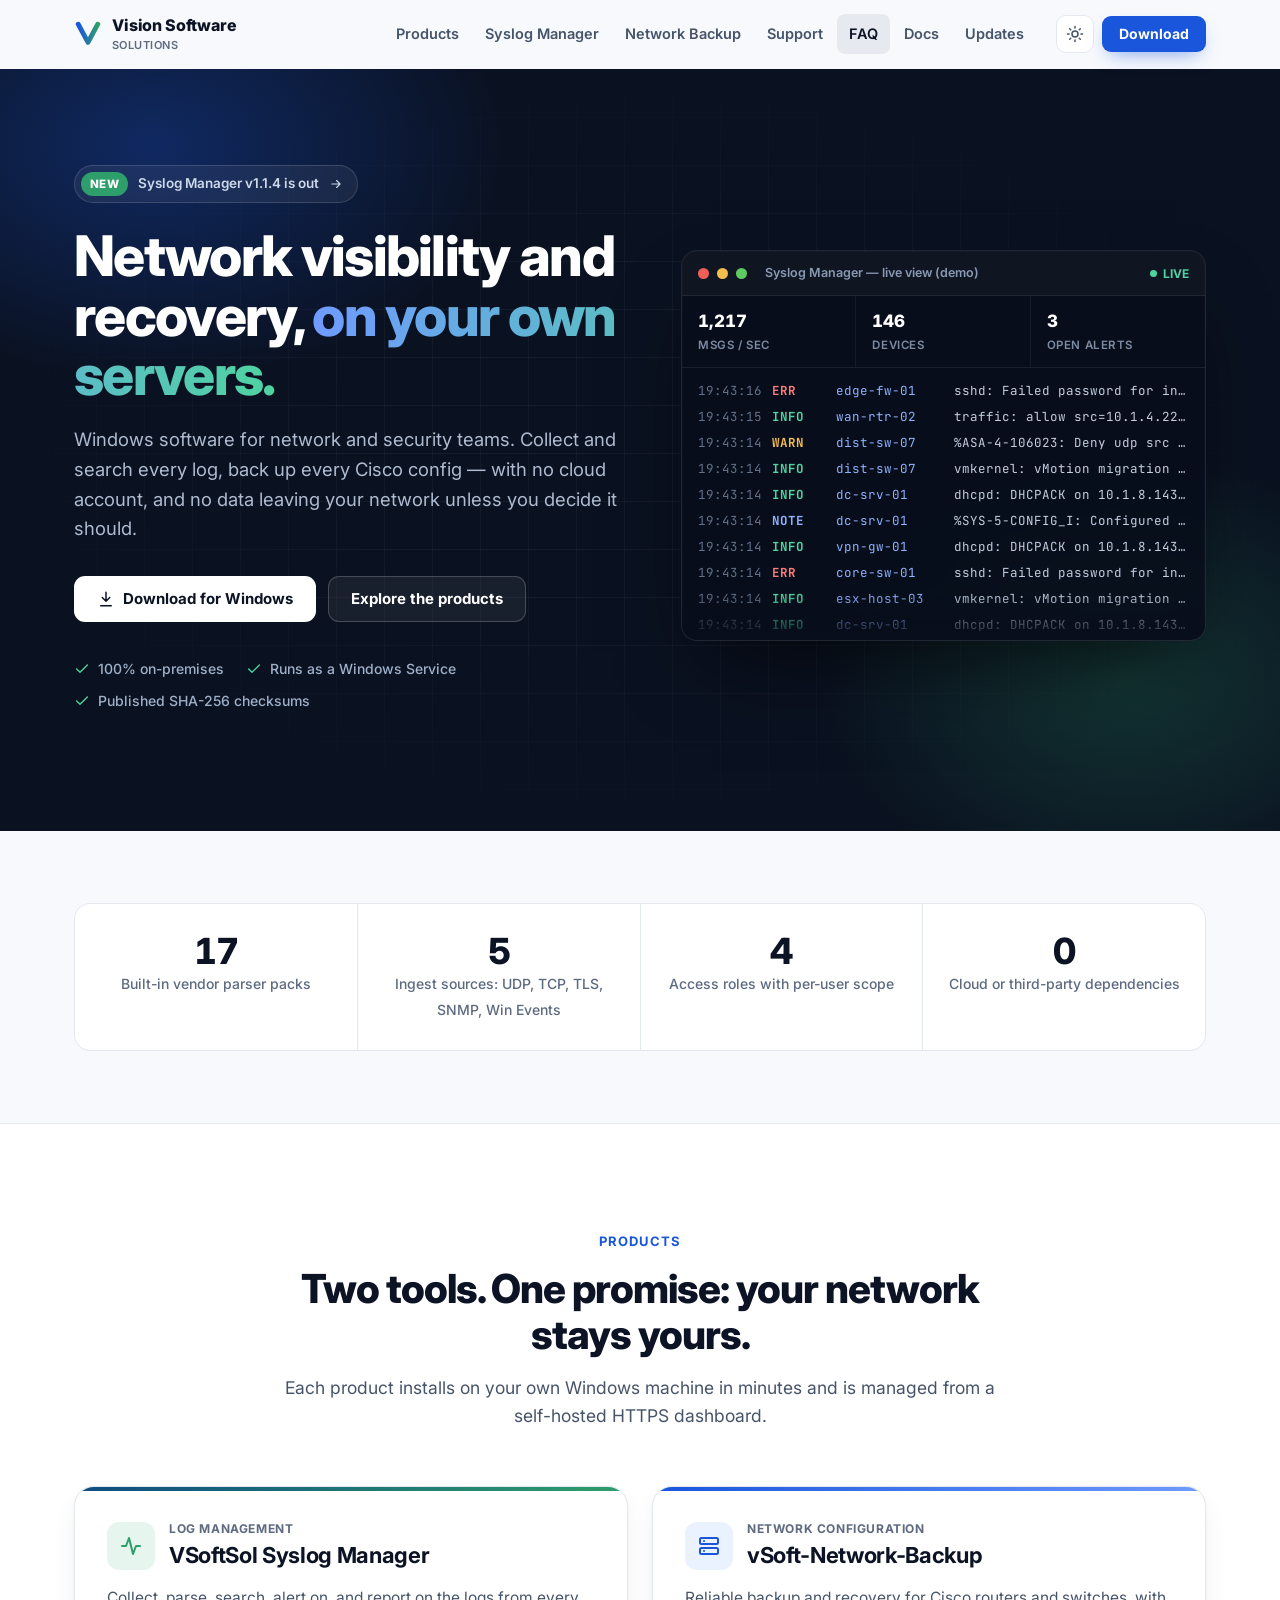
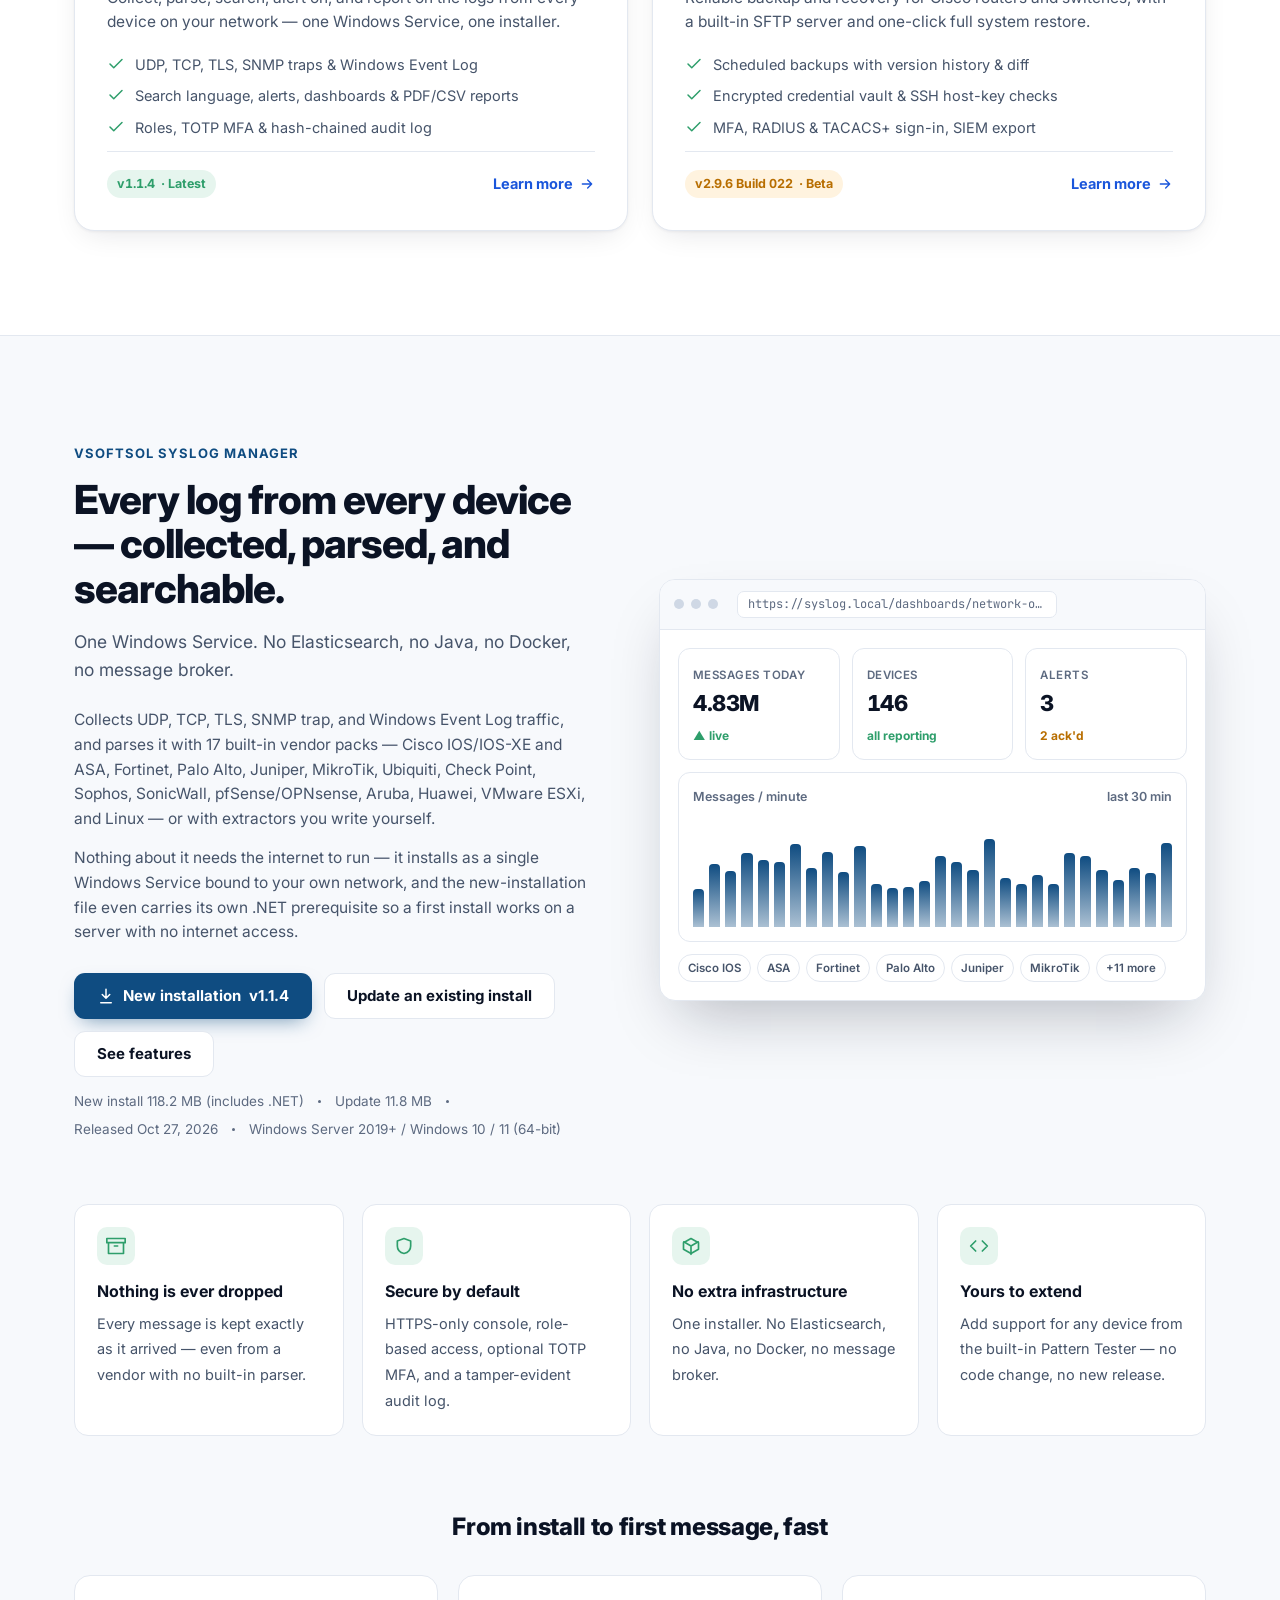
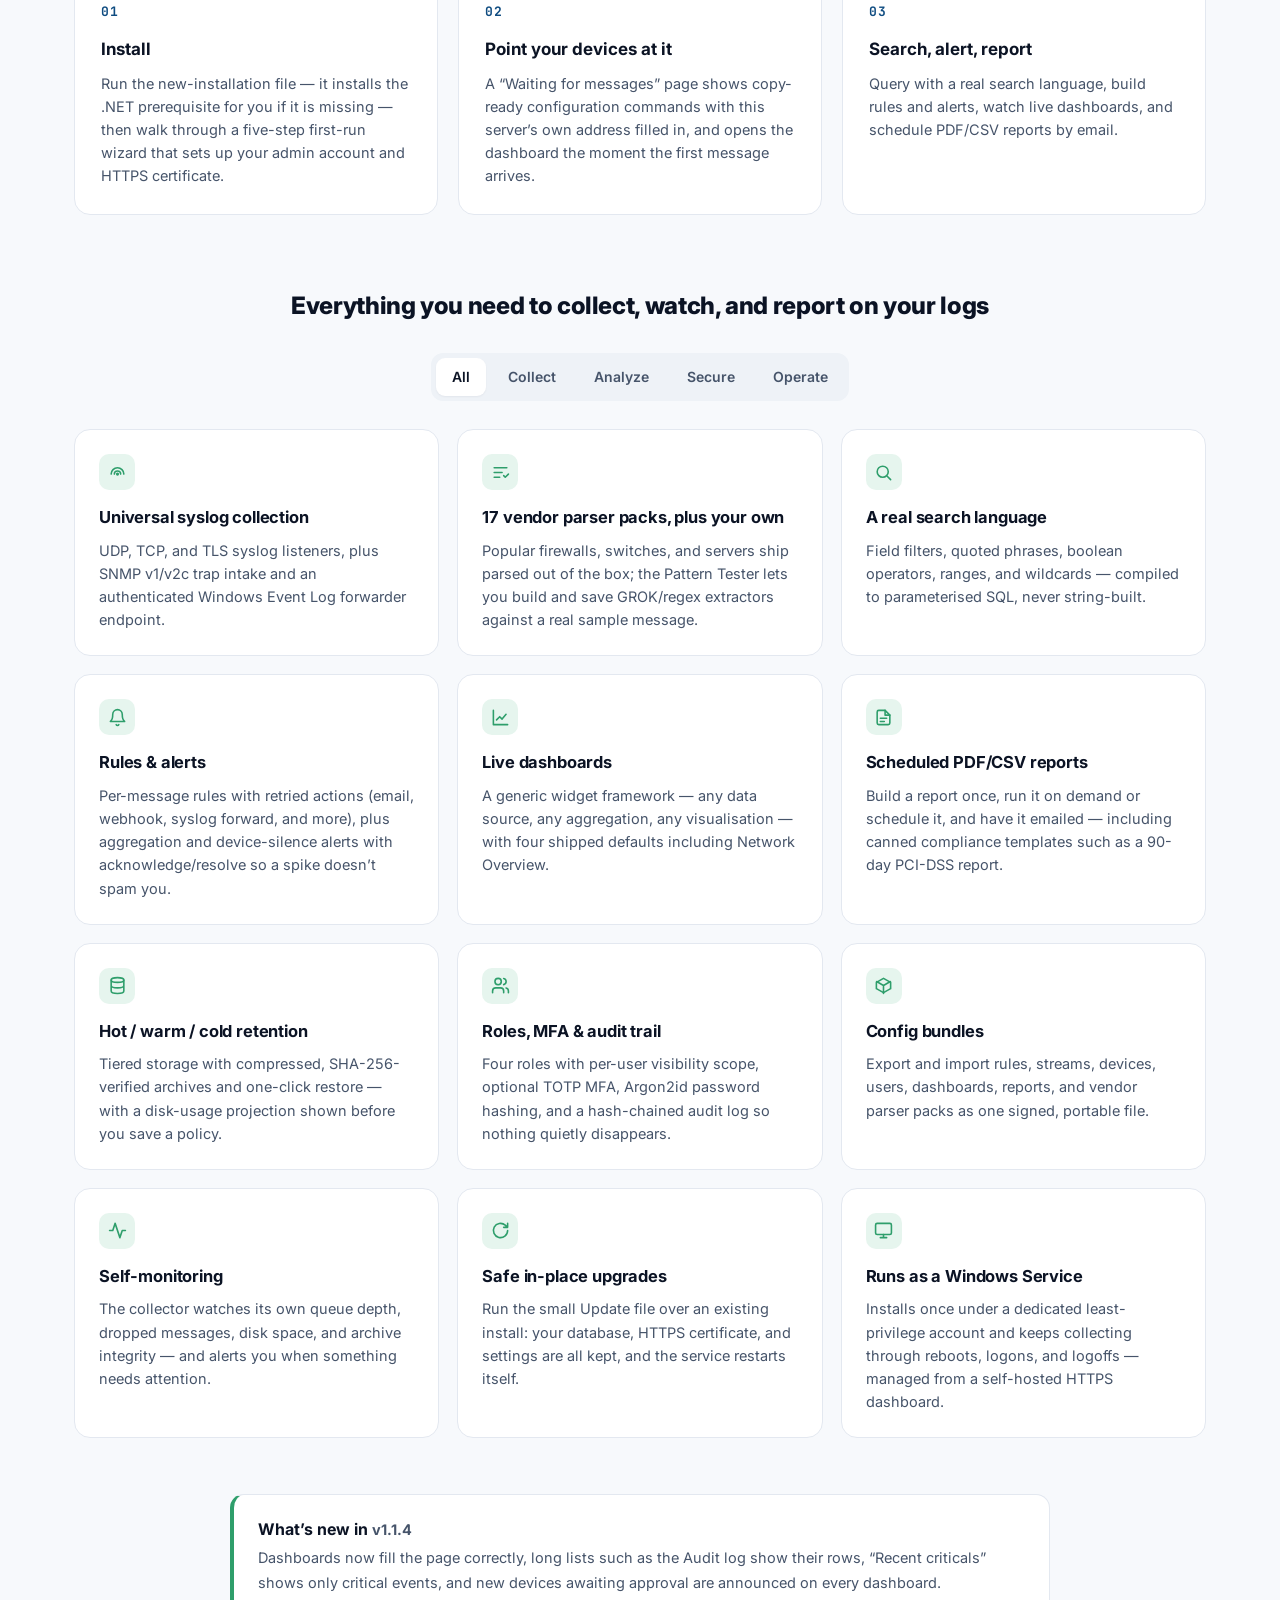
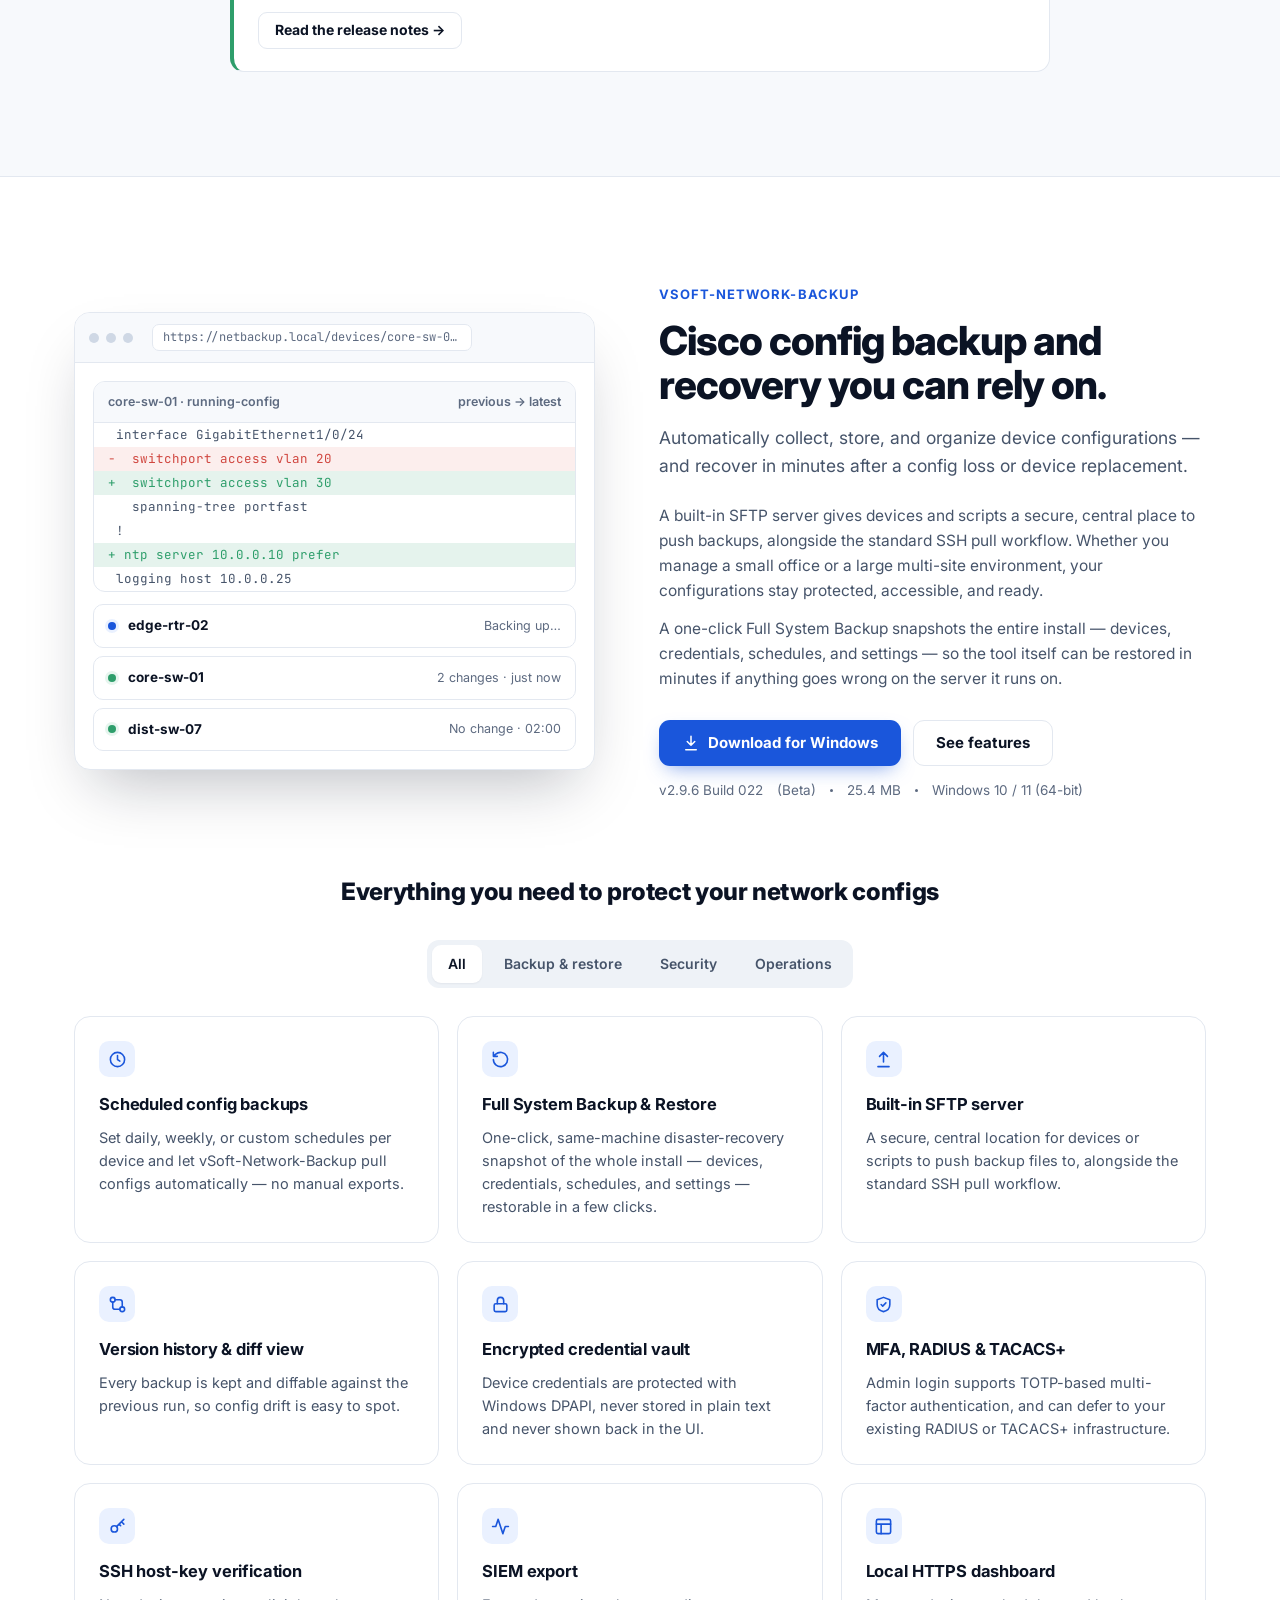
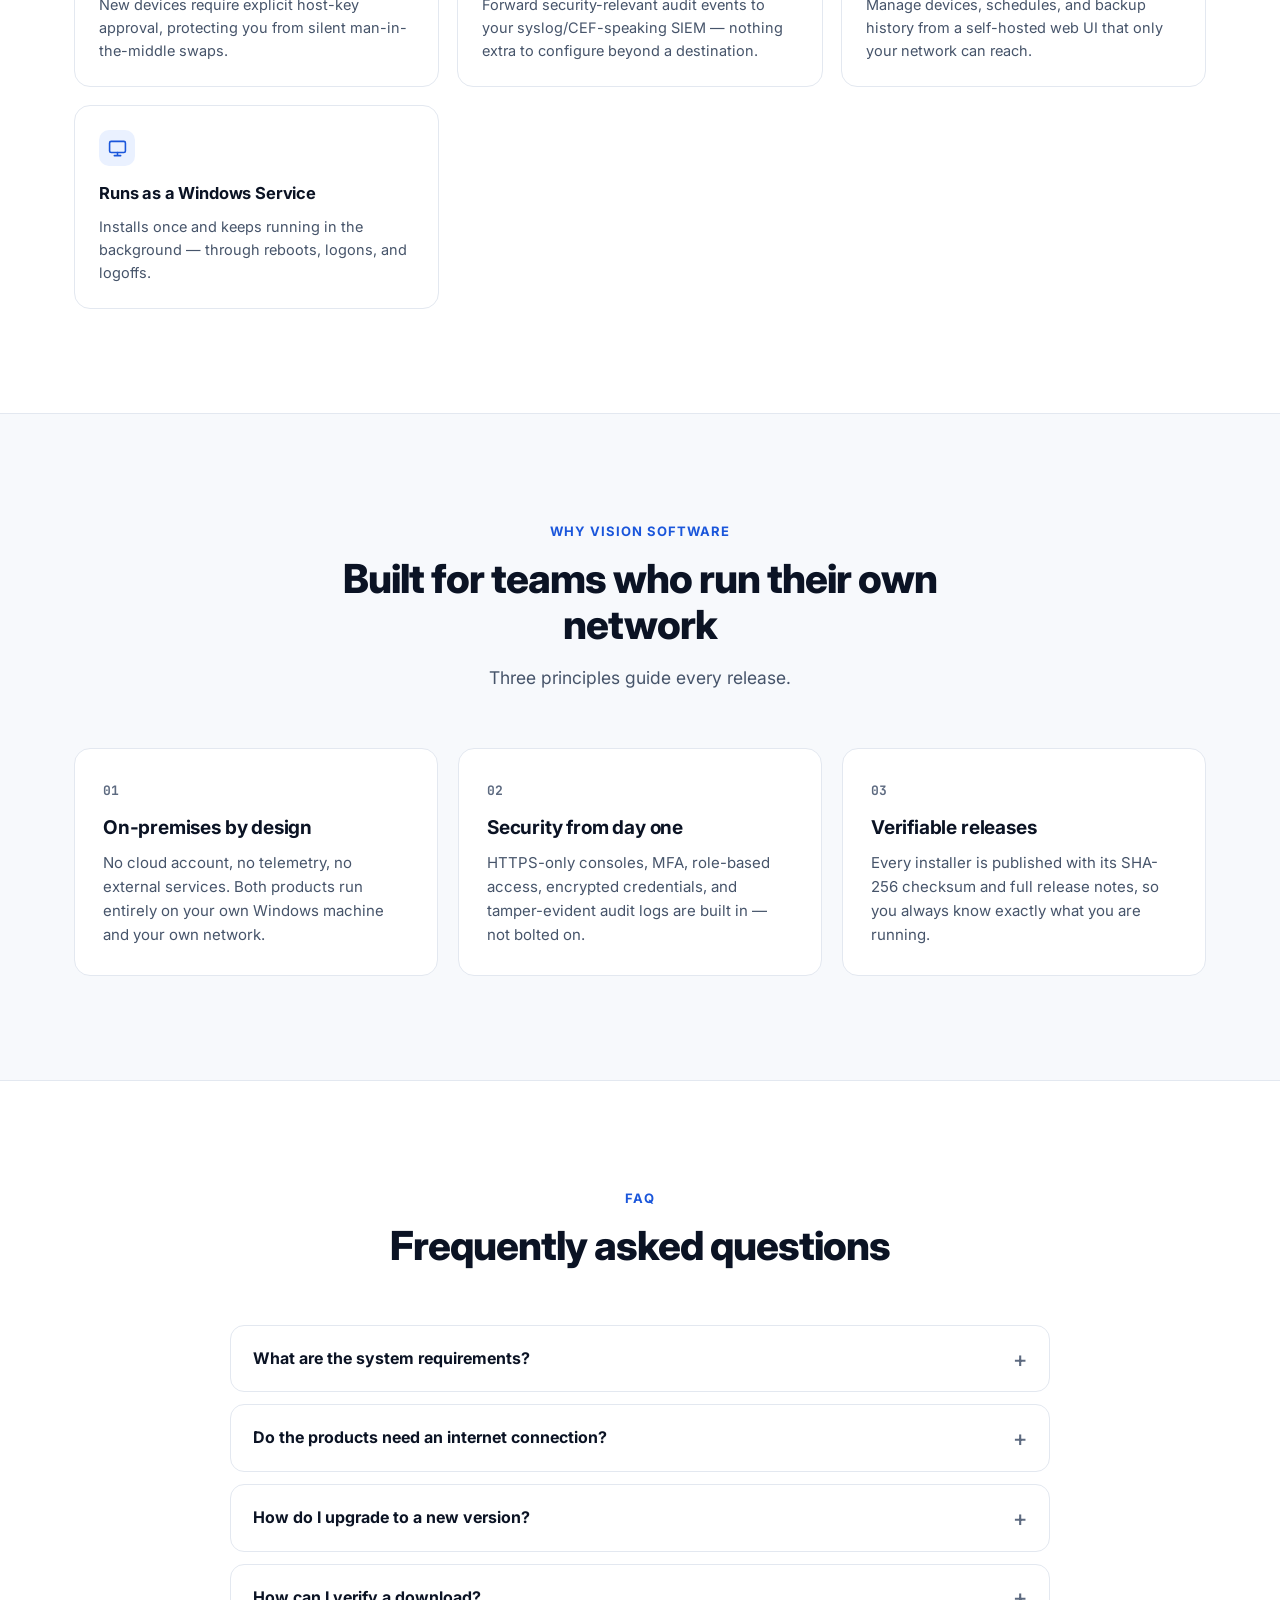
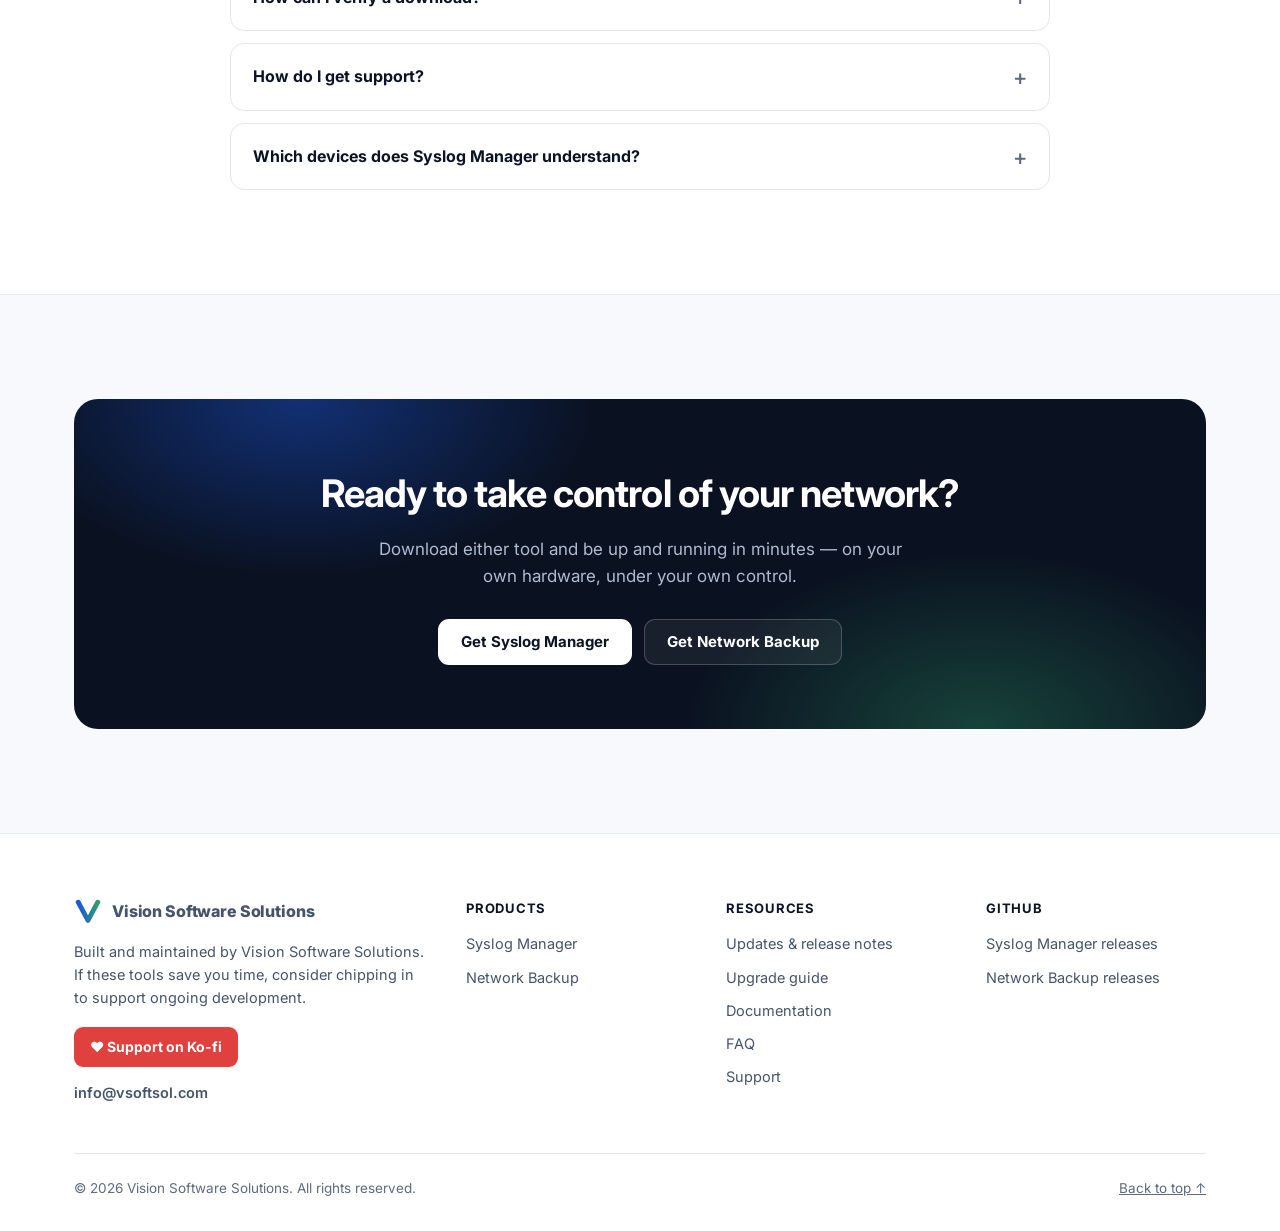
<file: index.html>
<!doctype html>
<html lang="en">
<head>
<meta charset="utf-8">
<meta name="viewport" content="width=device-width, initial-scale=1">
<title>Vision Software Solutions — Windows tools for network &amp; security teams</title>
<meta name="description" content="On-premises Windows tools for network and security teams: VSoftSol Syslog Manager for syslog collection, search, alerting and reporting, and vSoft-Network-Backup for Cisco configuration backup and recovery.">
<meta name="theme-color" content="#0a1120">
<link rel="canonical" href="https://www.vsoftsol.com/">
<meta property="og:type" content="website">
<meta property="og:site_name" content="Vision Software Solutions">
<meta property="og:title" content="Vision Software Solutions — Windows tools for network &amp; security teams">
<meta property="og:description" content="On-premises syslog management and Cisco config backup for Windows. No cloud account required.">
<meta property="og:url" content="https://www.vsoftsol.com/">
<meta property="og:image" content="https://www.vsoftsol.com/og-image.png">
<meta name="twitter:card" content="summary_large_image">
<link rel="icon" href="/favicon.svg" type="image/svg+xml">
<link rel="preconnect" href="https://fonts.googleapis.com">
<link rel="preconnect" href="https://fonts.gstatic.com" crossorigin>
<link href="https://fonts.googleapis.com/css2?family=Inter:wght@400;500;600;700;800&family=JetBrains+Mono:wght@400;700&display=swap" rel="stylesheet">
<link rel="stylesheet" href="/styles.css">
<script src="/theme.js"></script>
<script type="application/ld+json">
{
  "@context": "https://schema.org",
  "@type": "Organization",
  "name": "Vision Software Solutions",
  "url": "https://www.vsoftsol.com/",
  "logo": "https://www.vsoftsol.com/favicon.svg",
  "email": "info@vsoftsol.com",
  "contactPoint": {
    "@type": "ContactPoint",
    "contactType": "customer support",
    "email": "info@vsoftsol.com",
    "url": "https://www.vsoftsol.com/support.html"
  }
}
</script>
</head>
<body>
<a class="skip" href="#main">Skip to content</a>

<header class="site-nav">
  <div class="wrap">
    <a class="brand" href="/" aria-label="Vision Software Solutions home">
      <svg viewBox="0 0 40 40" aria-hidden="true"><defs><linearGradient id="g1" x1="0" y1="0" x2="1" y2="0"><stop offset="0" stop-color="#1a56db"/><stop offset="1" stop-color="#2e9e6b"/></linearGradient></defs><path d="M6 6 L20 32 L34 6" fill="none" stroke="url(#g1)" stroke-width="7" stroke-linecap="round" stroke-linejoin="round"/></svg>
      <span>Vision Software<small>Solutions</small></span>
    </a>
    <nav class="links" id="site-links" aria-label="Main">
      <a href="#products">Products</a>
      <a href="#syslog-manager">Syslog Manager</a>
      <a href="#network-backup">Network Backup</a>
      <a href="/support.html">Support</a>
      <a href="#faq">FAQ</a>
      <a href="/docs/">Docs</a>
      <a href="/updates.html">Updates</a>
    </nav>
    <div class="nav-actions">
      <button class="icon-btn theme-toggle" type="button" aria-label="Toggle dark mode">
        <svg class="i sun" viewBox="0 0 24 24"><circle cx="12" cy="12" r="4"/><path d="M12 2v2M12 20v2M4.9 4.9l1.4 1.4M17.7 17.7l1.4 1.4M2 12h2M20 12h2M4.9 19.1l1.4-1.4M17.7 6.3l1.4-1.4"/></svg>
        <svg class="i moon" viewBox="0 0 24 24"><path d="M21 12.8A9 9 0 1 1 11.2 3a7 7 0 0 0 9.8 9.8z"/></svg>
      </button>
      <a class="btn btn-blue btn-sm" href="#products">Download</a>
      <button class="icon-btn menu-toggle" type="button" aria-label="Open menu" aria-expanded="false" aria-controls="site-links">
        <svg class="i" viewBox="0 0 24 24"><path d="M4 7h16M4 12h16M4 17h16"/></svg>
      </button>
    </div>
  </div>
</header>

<main id="main">

  <!-- ===================== Hero ===================== -->
  <section class="hero">
    <div class="wrap hero-grid">
      <div>
        <a class="announce" href="/updates.html#syslog-manager-latest">
          <span class="pill">New</span>
          <span>Syslog Manager <span data-rel="syslog.version">v1.1.4</span> is out</span>
          <svg class="i" viewBox="0 0 24 24" width="14" height="14"><path d="M5 12h14m-6-6 6 6-6 6"/></svg>
        </a>
        <h1>Network visibility and recovery, <span class="grad-text">on your own servers.</span></h1>
        <p class="lead">Windows software for network and security teams. Collect and search every log, back up every Cisco config — with no cloud account, and no data leaving your network unless you decide it should.</p>
        <div class="cta-row">
          <a class="btn btn-light" href="#products">
            <svg class="i" viewBox="0 0 24 24"><path d="M12 3v12m0 0-5-5m5 5 5-5M5 21h14"/></svg>
            Download for Windows
          </a>
          <a class="btn btn-outline-light" href="#syslog-manager">Explore the products</a>
        </div>
        <ul class="trust">
          <li><svg class="i" viewBox="0 0 24 24"><path d="M20 6 9 17l-5-5"/></svg>100% on-premises</li>
          <li><svg class="i" viewBox="0 0 24 24"><path d="M20 6 9 17l-5-5"/></svg>Runs as a Windows Service</li>
          <li><svg class="i" viewBox="0 0 24 24"><path d="M20 6 9 17l-5-5"/></svg>Published SHA-256 checksums</li>
        </ul>
      </div>

      <div class="console reveal d1" aria-label="Illustration of the Syslog Manager live message view">
        <div class="console-bar">
          <i></i><i></i><i></i>
          <span class="title">Syslog Manager — live view (demo)</span>
          <span class="live">LIVE</span>
        </div>
        <div class="console-stats">
          <div><b id="c-rate">1,284</b><span>msgs / sec</span></div>
          <div><b id="c-dev">146</b><span>devices</span></div>
          <div><b id="c-alert">3</b><span>open alerts</span></div>
        </div>
        <div class="log" id="log" aria-hidden="true"></div>
      </div>
    </div>
  </section>

  <!-- ===================== Stats ===================== -->
  <section class="section tight">
    <div class="wrap">
      <div class="stats reveal">
        <div><b data-count="17">17</b><span>Built-in vendor parser packs</span></div>
        <div><b data-count="5">5</b><span>Ingest sources: UDP, TCP, TLS, SNMP, Win Events</span></div>
        <div><b data-count="4">4</b><span>Access roles with per-user scope</span></div>
        <div><b data-count="0">0</b><span>Cloud or third-party dependencies</span></div>
      </div>
    </div>
  </section>

  <!-- ===================== Products ===================== -->
  <section class="section alt" id="products">
    <div class="wrap">
      <div class="section-head reveal">
        <span class="eyebrow">Products</span>
        <h2>Two tools. One promise: your network stays yours.</h2>
        <p>Each product installs on your own Windows machine in minutes and is managed from a self-hosted HTTPS dashboard.</p>
      </div>

      <div class="product-picker">
        <a class="pick-card pb-syslog reveal" href="#syslog-manager">
          <div class="pick-head">
            <div class="pick-icon"><svg class="i" viewBox="0 0 24 24"><path d="M3 12h4l3-8 4 16 3-8h4"/></svg></div>
            <div>
              <div class="pick-badge">Log management</div>
              <h3>VSoftSol Syslog Manager</h3>
            </div>
          </div>
          <p>Collect, parse, search, alert on, and report on the logs from every device on your network — one Windows Service, one installer.</p>
          <ul class="pick-list">
            <li><svg class="i" viewBox="0 0 24 24"><path d="M20 6 9 17l-5-5"/></svg>UDP, TCP, TLS, SNMP traps &amp; Windows Event Log</li>
            <li><svg class="i" viewBox="0 0 24 24"><path d="M20 6 9 17l-5-5"/></svg>Search language, alerts, dashboards &amp; PDF/CSV reports</li>
            <li><svg class="i" viewBox="0 0 24 24"><path d="M20 6 9 17l-5-5"/></svg>Roles, TOTP MFA &amp; hash-chained audit log</li>
          </ul>
          <div class="pick-foot">
            <span class="chip"><span data-rel="syslog.version">v1.1.4</span> · Latest</span>
            <span class="go">Learn more <svg class="i" viewBox="0 0 24 24"><path d="M5 12h14m-6-6 6 6-6 6"/></svg></span>
          </div>
        </a>

        <a class="pick-card pb-blue reveal d1" href="#network-backup">
          <div class="pick-head">
            <div class="pick-icon"><svg class="i" viewBox="0 0 24 24"><rect x="3" y="4" width="18" height="6" rx="1.5"/><rect x="3" y="14" width="18" height="6" rx="1.5"/><path d="M7 7h.01M7 17h.01"/></svg></div>
            <div>
              <div class="pick-badge">Network configuration</div>
              <h3>vSoft-Network-Backup</h3>
            </div>
          </div>
          <p>Reliable backup and recovery for Cisco routers and switches, with a built-in SFTP server and one-click full system restore.</p>
          <ul class="pick-list">
            <li><svg class="i" viewBox="0 0 24 24"><path d="M20 6 9 17l-5-5"/></svg>Scheduled backups with version history &amp; diff</li>
            <li><svg class="i" viewBox="0 0 24 24"><path d="M20 6 9 17l-5-5"/></svg>Encrypted credential vault &amp; SSH host-key checks</li>
            <li><svg class="i" viewBox="0 0 24 24"><path d="M20 6 9 17l-5-5"/></svg>MFA, RADIUS &amp; TACACS+ sign-in, SIEM export</li>
          </ul>
          <div class="pick-foot">
            <span class="chip beta"><span data-rel="backup.version">v2.9.6 Build 022</span> · Beta</span>
            <span class="go">Learn more <svg class="i" viewBox="0 0 24 24"><path d="M5 12h14m-6-6 6 6-6 6"/></svg></span>
          </div>
        </a>
      </div>
    </div>
  </section>

  <!-- ===================== VSoftSol Syslog Manager ===================== -->
  <section class="section" id="syslog-manager">
    <div class="wrap">
      <div class="product-split">
        <div class="product-intro reveal">
          <span class="eyebrow syslog">VSoftSol Syslog Manager</span>
          <h2>Every log from every device — collected, parsed, and searchable.</h2>
          <p class="tagline">One Windows Service. No Elasticsearch, no Java, no Docker, no message broker.</p>
          <div class="about-copy">
            <p>Collects UDP, TCP, TLS, SNMP trap, and Windows Event Log traffic, and parses it with 17 built-in vendor packs — Cisco IOS/IOS-XE and ASA, Fortinet, Palo Alto, Juniper, MikroTik, Ubiquiti, Check Point, Sophos, SonicWall, pfSense/OPNsense, Aruba, Huawei, VMware ESXi, and Linux — or with extractors you write yourself.</p>
            <p>Nothing about it needs the internet to run — it installs as a single Windows Service bound to your own network, and the new-installation file even carries its own .NET prerequisite so a first install works on a server with no internet access.</p>
          </div>
          <div class="cta-row">
            <a class="btn btn-syslog" data-rel-href="syslogInstall.url" href="https://github.com/saqibtechnn/vsoftsol-syslog-manager/releases/latest">
              <svg class="i" viewBox="0 0 24 24"><path d="M12 3v12m0 0-5-5m5 5 5-5M5 21h14"/></svg>
              New installation <span data-rel="syslog.version">v1.1.4</span>
            </a>
            <a class="btn btn-ghost" data-rel-href="syslog.url" href="https://github.com/saqibtechnn/vsoftsol-syslog-manager/releases/latest">
              Update an existing install
            </a>
            <a class="btn btn-ghost" href="#sm-features">See features</a>
          </div>
          <div class="version-line">
            <span>New install <span data-rel="syslogInstall.size">118.2 MB</span> (includes .NET)</span><span class="dot"></span>
            <span>Update <span data-rel="syslog.size">11.8 MB</span></span><span class="dot"></span>
            <span>Released <span data-rel="syslog.date">Oct 27, 2026</span></span><span class="dot"></span>
            <span>Windows Server 2019+ / Windows 10 / 11 (64-bit)</span>
          </div>
        </div>

        <div class="window reveal d1" aria-label="Illustration of the Syslog Manager dashboard">
          <div class="window-bar"><i></i><i></i><i></i><span class="url">https://syslog.local/dashboards/network-overview</span></div>
          <div class="window-body">
            <div class="dash">
              <div class="kpi"><span>Messages today</span><b id="k-msgs">4.82M</b><em>▲ live</em></div>
              <div class="kpi"><span>Devices</span><b>146</b><em>all reporting</em></div>
              <div class="kpi"><span>Alerts</span><b>3</b><em style="color:var(--amber)">2 ack'd</em></div>
              <div class="chart">
                <div class="chart-head"><span>Messages / minute</span><span>last 30 min</span></div>
                <div class="bars" id="bars"></div>
              </div>
              <div class="vendor-row">
                <span>Cisco IOS</span><span>ASA</span><span>Fortinet</span><span>Palo Alto</span><span>Juniper</span><span>MikroTik</span><span>+11 more</span>
              </div>
            </div>
          </div>
        </div>
      </div>

      <div class="value-grid">
        <div class="value reveal"><div class="ico"><svg class="i" viewBox="0 0 24 24"><path d="M21 8v13H3V8M1 3h22v5H1zM10 12h4"/></svg></div><strong>Nothing is ever dropped</strong><span>Every message is kept exactly as it arrived — even from a vendor with no built-in parser.</span></div>
        <div class="value reveal d1"><div class="ico"><svg class="i" viewBox="0 0 24 24"><path d="M12 3 4 6v6c0 5 3.5 8 8 9 4.5-1 8-4 8-9V6z"/></svg></div><strong>Secure by default</strong><span>HTTPS-only console, role-based access, optional TOTP MFA, and a tamper-evident audit log.</span></div>
        <div class="value reveal d2"><div class="ico"><svg class="i" viewBox="0 0 24 24"><path d="M21 16V8l-9-5-9 5v8l9 5z"/><path d="m3.3 7 8.7 5 8.7-5M12 22V12"/></svg></div><strong>No extra infrastructure</strong><span>One installer. No Elasticsearch, no Java, no Docker, no message broker.</span></div>
        <div class="value reveal d3"><div class="ico"><svg class="i" viewBox="0 0 24 24"><path d="m16 18 6-6-6-6M8 6l-6 6 6 6"/></svg></div><strong>Yours to extend</strong><span>Add support for any device from the built-in Pattern Tester — no code change, no new release.</span></div>
      </div>

      <h3 class="section-title reveal">From install to first message, fast</h3>
      <div class="steps">
        <div class="step reveal"><h3>Install</h3><p>Run the new-installation file — it installs the .NET prerequisite for you if it is missing — then walk through a five-step first-run wizard that sets up your admin account and HTTPS certificate.</p></div>
        <div class="step reveal d1"><h3>Point your devices at it</h3><p>A “Waiting for messages” page shows copy-ready configuration commands with this server’s own address filled in, and opens the dashboard the moment the first message arrives.</p></div>
        <div class="step reveal d2"><h3>Search, alert, report</h3><p>Query with a real search language, build rules and alerts, watch live dashboards, and schedule PDF/CSV reports by email.</p></div>
      </div>

      <h3 class="section-title reveal" id="sm-features">Everything you need to collect, watch, and report on your logs</h3>
      <div class="feature-set syslog-features">
        <div class="tabs" role="group" aria-label="Syslog Manager feature categories">
          <button class="tab" aria-pressed="true" data-filter="all">All</button>
          <button class="tab" aria-pressed="false" data-filter="collect">Collect</button>
          <button class="tab" aria-pressed="false" data-filter="analyze">Analyze</button>
          <button class="tab" aria-pressed="false" data-filter="secure">Secure</button>
          <button class="tab" aria-pressed="false" data-filter="operate">Operate</button>
        </div>
        <div class="feature-grid">
          <div class="feature-card" data-cat="collect"><div class="ico"><svg class="i" viewBox="0 0 24 24"><path d="M4 14a8 8 0 0 1 16 0M8 14a4 4 0 0 1 8 0"/><circle cx="12" cy="14" r="1"/></svg></div><h3>Universal syslog collection</h3><p>UDP, TCP, and TLS syslog listeners, plus SNMP v1/v2c trap intake and an authenticated Windows Event Log forwarder endpoint.</p></div>
          <div class="feature-card" data-cat="collect"><div class="ico"><svg class="i" viewBox="0 0 24 24"><path d="M4 6h16M4 12h10M4 18h7"/><path d="m16 16 2 2 4-4"/></svg></div><h3>17 vendor parser packs, plus your own</h3><p>Popular firewalls, switches, and servers ship parsed out of the box; the Pattern Tester lets you build and save GROK/regex extractors against a real sample message.</p></div>
          <div class="feature-card" data-cat="analyze"><div class="ico"><svg class="i" viewBox="0 0 24 24"><circle cx="11" cy="11" r="7"/><path d="m21 21-4.3-4.3"/></svg></div><h3>A real search language</h3><p>Field filters, quoted phrases, boolean operators, ranges, and wildcards — compiled to parameterised SQL, never string-built.</p></div>
          <div class="feature-card" data-cat="analyze"><div class="ico"><svg class="i" viewBox="0 0 24 24"><path d="M6 8a6 6 0 0 1 12 0c0 7 3 9 3 9H3s3-2 3-9M10.3 21a1.9 1.9 0 0 0 3.4 0"/></svg></div><h3>Rules &amp; alerts</h3><p>Per-message rules with retried actions (email, webhook, syslog forward, and more), plus aggregation and device-silence alerts with acknowledge/resolve so a spike doesn’t spam you.</p></div>
          <div class="feature-card" data-cat="analyze"><div class="ico"><svg class="i" viewBox="0 0 24 24"><path d="M3 3v18h18M7 15l4-4 3 3 5-6"/></svg></div><h3>Live dashboards</h3><p>A generic widget framework — any data source, any aggregation, any visualisation — with four shipped defaults including Network Overview.</p></div>
          <div class="feature-card" data-cat="analyze"><div class="ico"><svg class="i" viewBox="0 0 24 24"><path d="M14 3H6a2 2 0 0 0-2 2v14a2 2 0 0 0 2 2h12a2 2 0 0 0 2-2V9z"/><path d="M14 3v6h6M8 13h8M8 17h5"/></svg></div><h3>Scheduled PDF/CSV reports</h3><p>Build a report once, run it on demand or schedule it, and have it emailed — including canned compliance templates such as a 90-day PCI-DSS report.</p></div>
          <div class="feature-card" data-cat="operate"><div class="ico"><svg class="i" viewBox="0 0 24 24"><ellipse cx="12" cy="5" rx="8" ry="3"/><path d="M4 5v14c0 1.7 3.6 3 8 3s8-1.3 8-3V5M4 12c0 1.7 3.6 3 8 3s8-1.3 8-3"/></svg></div><h3>Hot / warm / cold retention</h3><p>Tiered storage with compressed, SHA-256-verified archives and one-click restore — with a disk-usage projection shown before you save a policy.</p></div>
          <div class="feature-card" data-cat="secure"><div class="ico"><svg class="i" viewBox="0 0 24 24"><path d="M16 21v-2a4 4 0 0 0-4-4H6a4 4 0 0 0-4 4v2"/><circle cx="9" cy="7" r="4"/><path d="M22 21v-2a4 4 0 0 0-3-3.9M16 3.1a4 4 0 0 1 0 7.8"/></svg></div><h3>Roles, MFA &amp; audit trail</h3><p>Four roles with per-user visibility scope, optional TOTP MFA, Argon2id password hashing, and a hash-chained audit log so nothing quietly disappears.</p></div>
          <div class="feature-card" data-cat="secure"><div class="ico"><svg class="i" viewBox="0 0 24 24"><path d="M21 16V8l-9-5-9 5v8l9 5z"/><path d="m3.3 7 8.7 5 8.7-5M12 22V12"/></svg></div><h3>Config bundles</h3><p>Export and import rules, streams, devices, users, dashboards, reports, and vendor parser packs as one signed, portable file.</p></div>
          <div class="feature-card" data-cat="operate"><div class="ico"><svg class="i" viewBox="0 0 24 24"><path d="M22 12h-4l-3 9L9 3l-3 9H2"/></svg></div><h3>Self-monitoring</h3><p>The collector watches its own queue depth, dropped messages, disk space, and archive integrity — and alerts you when something needs attention.</p></div>
          <div class="feature-card" data-cat="secure"><div class="ico"><svg class="i" viewBox="0 0 24 24"><path d="M21 12a9 9 0 1 1-3-6.7L21 8M21 3v5h-5"/></svg></div><h3>Safe in-place upgrades</h3><p>Run the small Update file over an existing install: your database, HTTPS certificate, and settings are all kept, and the service restarts itself.</p></div>
          <div class="feature-card" data-cat="operate"><div class="ico"><svg class="i" viewBox="0 0 24 24"><rect x="2" y="3" width="20" height="14" rx="2"/><path d="M8 21h8M12 17v4"/></svg></div><h3>Runs as a Windows Service</h3><p>Installs once under a dedicated least-privilege account and keeps collecting through reboots, logons, and logoffs — managed from a self-hosted HTTPS dashboard.</p></div>
        </div>
      </div>

      <div class="whatsnew reveal">
        <div><strong>What’s new in <span data-rel="syslog.version">v1.1.4</span></strong><span>Dashboards now fill the page correctly, long lists such as the Audit log show their rows, “Recent criticals” shows only critical events, and new devices awaiting approval are announced on every dashboard.</span></div>
        <a class="btn btn-ghost btn-sm" href="/updates.html#syslog-manager-latest">Read the release notes →</a>
      </div>
    </div>
  </section>

  <!-- ===================== vSoft-Network-Backup ===================== -->
  <section class="section alt" id="network-backup">
    <div class="wrap">
      <div class="product-split reverse">
        <div class="product-intro reveal">
          <span class="eyebrow">vSoft-Network-Backup</span>
          <h2>Cisco config backup and recovery you can rely on.</h2>
          <p class="tagline">Automatically collect, store, and organize device configurations — and recover in minutes after a config loss or device replacement.</p>
          <div class="about-copy">
            <p>A built-in SFTP server gives devices and scripts a secure, central place to push backups, alongside the standard SSH pull workflow. Whether you manage a small office or a large multi-site environment, your configurations stay protected, accessible, and ready.</p>
            <p>A one-click Full System Backup snapshots the entire install — devices, credentials, schedules, and settings — so the tool itself can be restored in minutes if anything goes wrong on the server it runs on.</p>
          </div>
          <div class="cta-row">
            <a class="btn btn-blue" data-rel-href="backup.url" href="https://github.com/saqibtechnn/vSoft-Baclup-Updates/releases/latest/download/CiscoConfigBackup-Beta-Setup.exe">
              <svg class="i" viewBox="0 0 24 24"><path d="M12 3v12m0 0-5-5m5 5 5-5M5 21h14"/></svg>
              Download for Windows
            </a>
            <a class="btn btn-ghost" href="#nb-features">See features</a>
          </div>
          <div class="version-line">
            <span data-rel="backup.version">v2.9.6 Build 022</span> (Beta)<span class="dot"></span>
            <span data-rel="backup.size">25.4 MB</span><span class="dot"></span>
            <span>Windows 10 / 11 (64-bit)</span>
          </div>
        </div>

        <div class="window reveal d1" aria-label="Illustration of a configuration diff in vSoft-Network-Backup">
          <div class="window-bar"><i></i><i></i><i></i><span class="url">https://netbackup.local/devices/core-sw-01/diff</span></div>
          <div class="window-body">
            <div class="diff">
              <div class="diff-head"><span>core-sw-01 · running-config</span><span>previous → latest</span></div>
              <div class="diff-line"> interface GigabitEthernet1/0/24</div>
              <div class="diff-line del">-  switchport access vlan 20</div>
              <div class="diff-line add">+  switchport access vlan 30</div>
              <div class="diff-line">   spanning-tree portfast</div>
              <div class="diff-line"> !</div>
              <div class="diff-line add">+ ntp server 10.0.0.10 prefer</div>
              <div class="diff-line"> logging host 10.0.0.25</div>
            </div>
            <div class="device-list">
              <div class="device"><span class="status-dot run"></span><b>edge-rtr-02</b><span class="meta">Backing up…</span></div>
              <div class="device"><span class="status-dot"></span><b>core-sw-01</b><span class="meta">2 changes · just now</span></div>
              <div class="device"><span class="status-dot"></span><b>dist-sw-07</b><span class="meta">No change · 02:00</span></div>
            </div>
          </div>
        </div>
      </div>

      <h3 class="section-title reveal" id="nb-features">Everything you need to protect your network configs</h3>
      <div class="feature-set">
        <div class="tabs" role="group" aria-label="Network Backup feature categories">
          <button class="tab" aria-pressed="true" data-filter="all">All</button>
          <button class="tab" aria-pressed="false" data-filter="backup">Backup &amp; restore</button>
          <button class="tab" aria-pressed="false" data-filter="secure">Security</button>
          <button class="tab" aria-pressed="false" data-filter="operate">Operations</button>
        </div>
        <div class="feature-grid">
          <div class="feature-card" data-cat="backup"><div class="ico"><svg class="i" viewBox="0 0 24 24"><circle cx="12" cy="12" r="9"/><path d="M12 7v5l3 2"/></svg></div><h3>Scheduled config backups</h3><p>Set daily, weekly, or custom schedules per device and let vSoft-Network-Backup pull configs automatically — no manual exports.</p></div>
          <div class="feature-card" data-cat="backup"><div class="ico"><svg class="i" viewBox="0 0 24 24"><path d="M3 12a9 9 0 1 0 3-6.7L3 8M3 3v5h5"/></svg></div><h3>Full System Backup &amp; Restore</h3><p>One-click, same-machine disaster-recovery snapshot of the whole install — devices, credentials, schedules, and settings — restorable in a few clicks.</p></div>
          <div class="feature-card" data-cat="backup"><div class="ico"><svg class="i" viewBox="0 0 24 24"><path d="M12 15V3m0 0L7 8m5-5 5 5M5 21h14"/></svg></div><h3>Built-in SFTP server</h3><p>A secure, central location for devices or scripts to push backup files to, alongside the standard SSH pull workflow.</p></div>
          <div class="feature-card" data-cat="backup"><div class="ico"><svg class="i" viewBox="0 0 24 24"><circle cx="6" cy="6" r="3"/><circle cx="18" cy="18" r="3"/><path d="M6 9v6a3 3 0 0 0 3 3h6M18 15V9a3 3 0 0 0-3-3H9"/></svg></div><h3>Version history &amp; diff view</h3><p>Every backup is kept and diffable against the previous run, so config drift is easy to spot.</p></div>
          <div class="feature-card" data-cat="secure"><div class="ico"><svg class="i" viewBox="0 0 24 24"><rect x="4" y="11" width="16" height="10" rx="2"/><path d="M8 11V7a4 4 0 0 1 8 0v4"/></svg></div><h3>Encrypted credential vault</h3><p>Device credentials are protected with Windows DPAPI, never stored in plain text and never shown back in the UI.</p></div>
          <div class="feature-card" data-cat="secure"><div class="ico"><svg class="i" viewBox="0 0 24 24"><path d="M12 3 4 6v6c0 5 3.5 8 8 9 4.5-1 8-4 8-9V6z"/><path d="m9 12 2 2 4-4"/></svg></div><h3>MFA, RADIUS &amp; TACACS+</h3><p>Admin login supports TOTP-based multi-factor authentication, and can defer to your existing RADIUS or TACACS+ infrastructure.</p></div>
          <div class="feature-card" data-cat="secure"><div class="ico"><svg class="i" viewBox="0 0 24 24"><circle cx="8" cy="15" r="4"/><path d="m10.8 12.2 9.2-9.2M17 6l3 3M14 9l2 2"/></svg></div><h3>SSH host-key verification</h3><p>New devices require explicit host-key approval, protecting you from silent man-in-the-middle swaps.</p></div>
          <div class="feature-card" data-cat="operate"><div class="ico"><svg class="i" viewBox="0 0 24 24"><path d="M22 12h-4l-3 9L9 3l-3 9H2"/></svg></div><h3>SIEM export</h3><p>Forward security-relevant audit events to your syslog/CEF-speaking SIEM — nothing extra to configure beyond a destination.</p></div>
          <div class="feature-card" data-cat="operate"><div class="ico"><svg class="i" viewBox="0 0 24 24"><rect x="3" y="3" width="18" height="18" rx="2"/><path d="M3 9h18M9 21V9"/></svg></div><h3>Local HTTPS dashboard</h3><p>Manage devices, schedules, and backup history from a self-hosted web UI that only your network can reach.</p></div>
          <div class="feature-card" data-cat="operate"><div class="ico"><svg class="i" viewBox="0 0 24 24"><rect x="2" y="3" width="20" height="14" rx="2"/><path d="M8 21h8M12 17v4"/></svg></div><h3>Runs as a Windows Service</h3><p>Installs once and keeps running in the background — through reboots, logons, and logoffs.</p></div>
        </div>
      </div>
    </div>
  </section>

  <!-- ===================== Why ===================== -->
  <section class="section" id="why">
    <div class="wrap">
      <div class="section-head reveal">
        <span class="eyebrow">Why Vision Software</span>
        <h2>Built for teams who run their own network</h2>
        <p>Three principles guide every release.</p>
      </div>
      <div class="principles">
        <div class="principle reveal"><span class="num">01</span><h3>On-premises by design</h3><p>No cloud account, no telemetry, no external services. Both products run entirely on your own Windows machine and your own network.</p></div>
        <div class="principle reveal d1"><span class="num">02</span><h3>Security from day one</h3><p>HTTPS-only consoles, MFA, role-based access, encrypted credentials, and tamper-evident audit logs are built in — not bolted on.</p></div>
        <div class="principle reveal d2"><span class="num">03</span><h3>Verifiable releases</h3><p>Every installer is published with its SHA-256 checksum and full release notes, so you always know exactly what you are running.</p></div>
      </div>
    </div>
  </section>

  <!-- ===================== FAQ ===================== -->
  <section class="section alt" id="faq">
    <div class="wrap">
      <div class="section-head reveal">
        <span class="eyebrow">FAQ</span>
        <h2>Frequently asked questions</h2>
      </div>
      <div class="faq reveal">
        <details>
          <summary>What are the system requirements?</summary>
          <p>Syslog Manager runs on Windows Server 2019 or later, or Windows 10 / 11 (64-bit), and needs the ASP.NET Core 8 Runtime (Hosting Bundle) installed first. vSoft-Network-Backup runs on Windows 10 / 11 (64-bit). Run both installers as Administrator.</p>
        </details>
        <details>
          <summary>Do the products need an internet connection?</summary>
          <p>No. Both run entirely on your own network. Syslog Manager does not need the internet to run; you fetch new releases yourself from this site or GitHub and verify them against the published SHA-256.</p>
        </details>
        <details>
          <summary>How do I upgrade to a new version?</summary>
          <p>Download the latest installer and run it as Administrator over your existing install — no need to uninstall first. Your data, settings, and certificates are preserved. See the <a href="/updates.html#how-to-update">upgrade guide</a> for details.</p>
        </details>
        <details>
          <summary>How can I verify a download?</summary>
          <p>Each release lists its SHA-256 checksum on the <a href="/updates.html">Updates page</a>. On Windows, run <code>certutil -hashfile &lt;file&gt; SHA256</code> and compare the result.</p>
        </details>
        <details>
          <summary>How do I get support?</summary>
          <p>Start with the <a href="/docs/">documentation</a>. To report a bug or request a feature, use the <a href="/support.html">Support page</a> — it opens a pre-filled GitHub issue for the right product, so you can follow progress publicly. For anything else, email <a href="mailto:info@vsoftsol.com">info@vsoftsol.com</a>.</p>
        </details>
        <details>
          <summary>Which devices does Syslog Manager understand?</summary>
          <p>It stores every message it receives, from any device. 17 built-in packs parse Cisco IOS/IOS-XE and ASA, Fortinet, Palo Alto, Juniper, MikroTik, Ubiquiti, Check Point, Sophos, SonicWall, pfSense/OPNsense, Aruba, Huawei, VMware ESXi, and Linux — and the Pattern Tester lets you add your own.</p>
        </details>
      </div>
    </div>
  </section>

  <!-- ===================== CTA ===================== -->
  <section class="section">
    <div class="wrap">
      <div class="cta-band reveal">
        <h2>Ready to take control of your network?</h2>
        <p>Download either tool and be up and running in minutes — on your own hardware, under your own control.</p>
        <div class="cta-row">
          <a class="btn btn-light" data-rel-href="syslog.url" href="https://github.com/saqibtechnn/vsoftsol-syslog-manager/releases/latest">Get Syslog Manager</a>
          <a class="btn btn-outline-light" data-rel-href="backup.url" href="https://github.com/saqibtechnn/vSoft-Baclup-Updates/releases/latest/download/CiscoConfigBackup-Beta-Setup.exe">Get Network Backup</a>
        </div>
      </div>
    </div>
  </section>

</main>

<footer class="site-footer">
  <div class="wrap">
    <div class="footer-grid">
      <div>
        <a class="brand" href="/">
          <svg viewBox="0 0 40 40" aria-hidden="true"><path d="M6 6 L20 32 L34 6" fill="none" stroke="url(#g1)" stroke-width="7" stroke-linecap="round" stroke-linejoin="round"/></svg>
          <span>Vision Software Solutions</span>
        </a>
        <p class="support">Built and maintained by Vision Software Solutions. If these tools save you time, consider chipping in to support ongoing development.</p>
        <a class="kofi" href="https://ko-fi.com/vsoft" target="_blank" rel="noopener">♥ Support on Ko-fi</a>
        <p class="footer-email"><a href="mailto:info@vsoftsol.com">info@vsoftsol.com</a></p>
      </div>
      <div>
        <h4>Products</h4>
        <ul>
          <li><a href="/#syslog-manager">Syslog Manager</a></li>
          <li><a href="/#network-backup">Network Backup</a></li>
        </ul>
      </div>
      <div>
        <h4>Resources</h4>
        <ul>
          <li><a href="/updates.html">Updates &amp; release notes</a></li>
          <li><a href="/updates.html#how-to-update">Upgrade guide</a></li>
          <li><a href="/docs/">Documentation</a></li>
          <li><a href="/#faq">FAQ</a></li>
          <li><a href="/support.html">Support</a></li>
        </ul>
      </div>
      <div>
        <h4>GitHub</h4>
        <ul>
          <li><a href="https://github.com/saqibtechnn/vsoftsol-syslog-manager/releases" target="_blank" rel="noopener">Syslog Manager releases</a></li>
          <li><a href="https://github.com/saqibtechnn/vSoft-Baclup-Updates/releases" target="_blank" rel="noopener">Network Backup releases</a></li>
        </ul>
      </div>
    </div>
    <div class="footer-bottom">
      <span>© <span class="year">2026</span> Vision Software Solutions. All rights reserved.</span>
      <a href="#main">Back to top ↑</a>
    </div>
  </div>
</footer>

<script src="/app.js" defer></script>
</body>
</html>
</file>
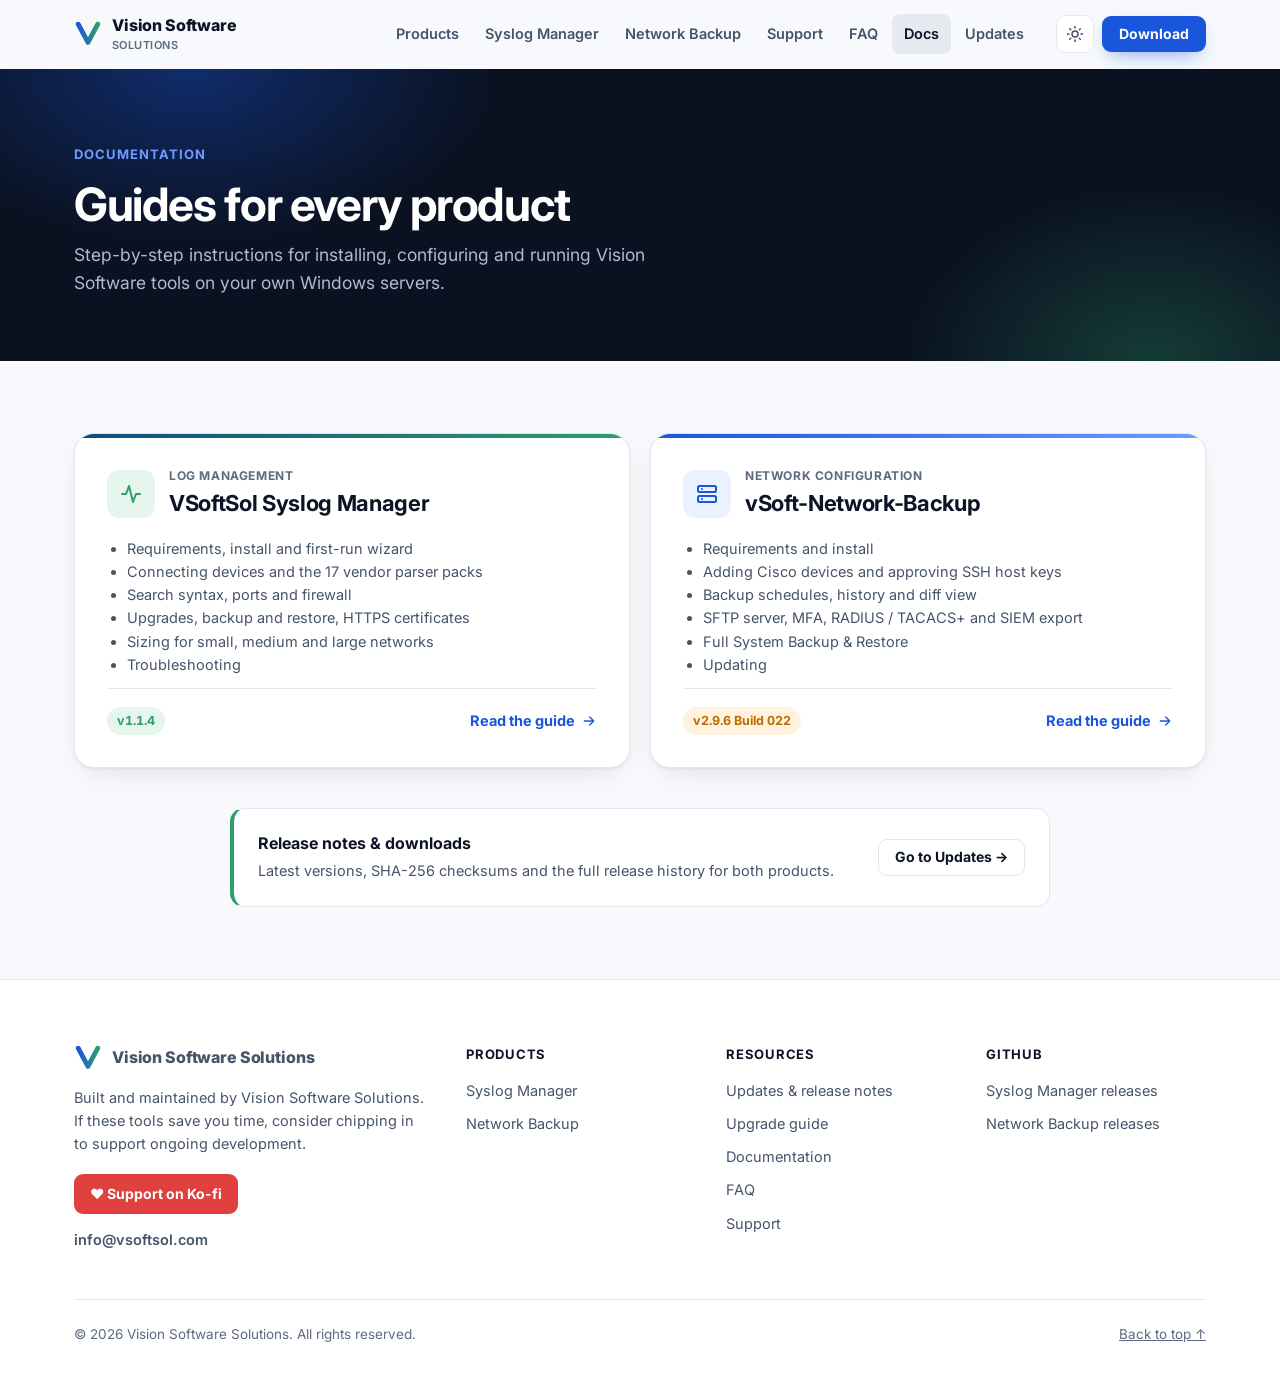
<file: docs/index.html>
<!doctype html>
<html lang="en">
<head>
<meta charset="utf-8">
<meta name="viewport" content="width=device-width, initial-scale=1">
<title>Documentation — Vision Software Solutions</title>
<meta name="description" content="Install, configuration and troubleshooting guides for VSoftSol Syslog Manager and vSoft-Network-Backup.">
<meta name="theme-color" content="#0a1120">
<link rel="canonical" href="https://www.vsoftsol.com/docs/">
<meta property="og:type" content="website">
<meta property="og:site_name" content="Vision Software Solutions">
<meta property="og:title" content="Documentation — Vision Software Solutions">
<meta property="og:description" content="Install, configuration and troubleshooting guides for VSoftSol Syslog Manager and vSoft-Network-Backup.">
<meta property="og:url" content="https://www.vsoftsol.com/docs/">
<meta property="og:image" content="https://www.vsoftsol.com/og-image.png">
<meta name="twitter:card" content="summary_large_image">
<link rel="icon" href="/favicon.svg" type="image/svg+xml">
<link rel="preconnect" href="https://fonts.googleapis.com">
<link rel="preconnect" href="https://fonts.gstatic.com" crossorigin>
<link href="https://fonts.googleapis.com/css2?family=Inter:wght@400;500;600;700;800&family=JetBrains+Mono:wght@400;700&display=swap" rel="stylesheet">
<link rel="stylesheet" href="/styles.css">
<script src="/theme.js"></script>
</head>
<body>
<a class="skip" href="#main">Skip to content</a>

<header class="site-nav">
  <div class="wrap">
    <a class="brand" href="/" aria-label="Vision Software Solutions home">
      <svg viewBox="0 0 40 40" aria-hidden="true"><defs><linearGradient id="g1" x1="0" y1="0" x2="1" y2="0"><stop offset="0" stop-color="#1a56db"/><stop offset="1" stop-color="#2e9e6b"/></linearGradient></defs><path d="M6 6 L20 32 L34 6" fill="none" stroke="url(#g1)" stroke-width="7" stroke-linecap="round" stroke-linejoin="round"/></svg>
      <span>Vision Software<small>Solutions</small></span>
    </a>
    <nav class="links" id="site-links" aria-label="Main">
      <a href="/#products">Products</a>
      <a href="/#syslog-manager">Syslog Manager</a>
      <a href="/#network-backup">Network Backup</a>
      <a href="/support.html">Support</a>
      <a href="/#faq">FAQ</a>
      <a href="/docs/" aria-current="page">Docs</a>
      <a href="/updates.html">Updates</a>
    </nav>
    <div class="nav-actions">
      <button class="icon-btn theme-toggle" type="button" aria-label="Toggle dark mode">
        <svg class="i sun" viewBox="0 0 24 24"><circle cx="12" cy="12" r="4"/><path d="M12 2v2M12 20v2M4.9 4.9l1.4 1.4M17.7 17.7l1.4 1.4M2 12h2M20 12h2M4.9 19.1l1.4-1.4M17.7 6.3l1.4-1.4"/></svg>
        <svg class="i moon" viewBox="0 0 24 24"><path d="M21 12.8A9 9 0 1 1 11.2 3a7 7 0 0 0 9.8 9.8z"/></svg>
      </button>
      <a class="btn btn-blue btn-sm" href="/#products">Download</a>
      <button class="icon-btn menu-toggle" type="button" aria-label="Open menu" aria-expanded="false" aria-controls="site-links">
        <svg class="i" viewBox="0 0 24 24"><path d="M4 7h16M4 12h16M4 17h16"/></svg>
      </button>
    </div>
  </div>
</header>

<main id="main">
  <section class="page-hero">
    <div class="wrap">
      <span class="eyebrow">Documentation</span>
      <h1>Guides for every product</h1>
      <p>Step-by-step instructions for installing, configuring and running Vision Software tools on your own Windows servers.</p>
    </div>
  </section>

  <section class="section tight">
    <div class="wrap">
      <div class="doc-cards">
        <a class="pick-card pb-syslog" href="/docs/syslog-manager.html">
          <div class="pick-head">
            <div class="pick-icon"><svg class="i" viewBox="0 0 24 24"><path d="M3 12h4l3-8 4 16 3-8h4"/></svg></div>
            <div>
              <div class="pick-badge">Log management</div>
              <h3>VSoftSol Syslog Manager</h3>
            </div>
          </div>
          <ul>
            <li>Requirements, install and first-run wizard</li>
            <li>Connecting devices and the 17 vendor parser packs</li>
            <li>Search syntax, ports and firewall</li>
            <li>Upgrades, backup and restore, HTTPS certificates</li>
            <li>Sizing for small, medium and large networks</li>
            <li>Troubleshooting</li>
          </ul>
          <div class="pick-foot">
            <span class="chip"><span data-rel="syslog.version">v1.1.4</span></span>
            <span class="go">Read the guide <svg class="i" viewBox="0 0 24 24"><path d="M5 12h14m-6-6 6 6-6 6"/></svg></span>
          </div>
        </a>

        <a class="pick-card pb-blue" href="/docs/network-backup.html">
          <div class="pick-head">
            <div class="pick-icon"><svg class="i" viewBox="0 0 24 24"><rect x="3" y="4" width="18" height="6" rx="1.5"/><rect x="3" y="14" width="18" height="6" rx="1.5"/><path d="M7 7h.01M7 17h.01"/></svg></div>
            <div>
              <div class="pick-badge">Network configuration</div>
              <h3>vSoft-Network-Backup</h3>
            </div>
          </div>
          <ul>
            <li>Requirements and install</li>
            <li>Adding Cisco devices and approving SSH host keys</li>
            <li>Backup schedules, history and diff view</li>
            <li>SFTP server, MFA, RADIUS / TACACS+ and SIEM export</li>
            <li>Full System Backup &amp; Restore</li>
            <li>Updating</li>
          </ul>
          <div class="pick-foot">
            <span class="chip beta"><span data-rel="backup.version">v2.9.6 Build 022</span></span>
            <span class="go">Read the guide <svg class="i" viewBox="0 0 24 24"><path d="M5 12h14m-6-6 6 6-6 6"/></svg></span>
          </div>
        </a>
      </div>

      <div class="whatsnew" style="margin-top:40px;">
        <div><strong>Release notes &amp; downloads</strong><span>Latest versions, SHA-256 checksums and the full release history for both products.</span></div>
        <a class="btn btn-ghost btn-sm" href="/updates.html">Go to Updates →</a>
      </div>
    </div>
  </section>
</main>

<footer class="site-footer">
  <div class="wrap">
    <div class="footer-grid">
      <div>
        <a class="brand" href="/">
          <svg viewBox="0 0 40 40" aria-hidden="true"><path d="M6 6 L20 32 L34 6" fill="none" stroke="url(#g1)" stroke-width="7" stroke-linecap="round" stroke-linejoin="round"/></svg>
          <span>Vision Software Solutions</span>
        </a>
        <p class="support">Built and maintained by Vision Software Solutions. If these tools save you time, consider chipping in to support ongoing development.</p>
        <a class="kofi" href="https://ko-fi.com/vsoft" target="_blank" rel="noopener">♥ Support on Ko-fi</a>
        <p class="footer-email"><a href="mailto:info@vsoftsol.com">info@vsoftsol.com</a></p>
      </div>
      <div>
        <h4>Products</h4>
        <ul>
          <li><a href="/#syslog-manager">Syslog Manager</a></li>
          <li><a href="/#network-backup">Network Backup</a></li>
        </ul>
      </div>
      <div>
        <h4>Resources</h4>
        <ul>
          <li><a href="/updates.html">Updates &amp; release notes</a></li>
          <li><a href="/updates.html#how-to-update">Upgrade guide</a></li>
          <li><a href="/docs/">Documentation</a></li>
          <li><a href="/#faq">FAQ</a></li>
          <li><a href="/support.html">Support</a></li>
        </ul>
      </div>
      <div>
        <h4>GitHub</h4>
        <ul>
          <li><a href="https://github.com/saqibtechnn/vsoftsol-syslog-manager/releases" target="_blank" rel="noopener">Syslog Manager releases</a></li>
          <li><a href="https://github.com/saqibtechnn/vSoft-Baclup-Updates/releases" target="_blank" rel="noopener">Network Backup releases</a></li>
        </ul>
      </div>
    </div>
    <div class="footer-bottom">
      <span>© <span class="year">2026</span> Vision Software Solutions. All rights reserved.</span>
      <a href="#main">Back to top ↑</a>
    </div>
  </div>
</footer>

<script src="/app.js" defer></script>
</body>
</html>
</file>
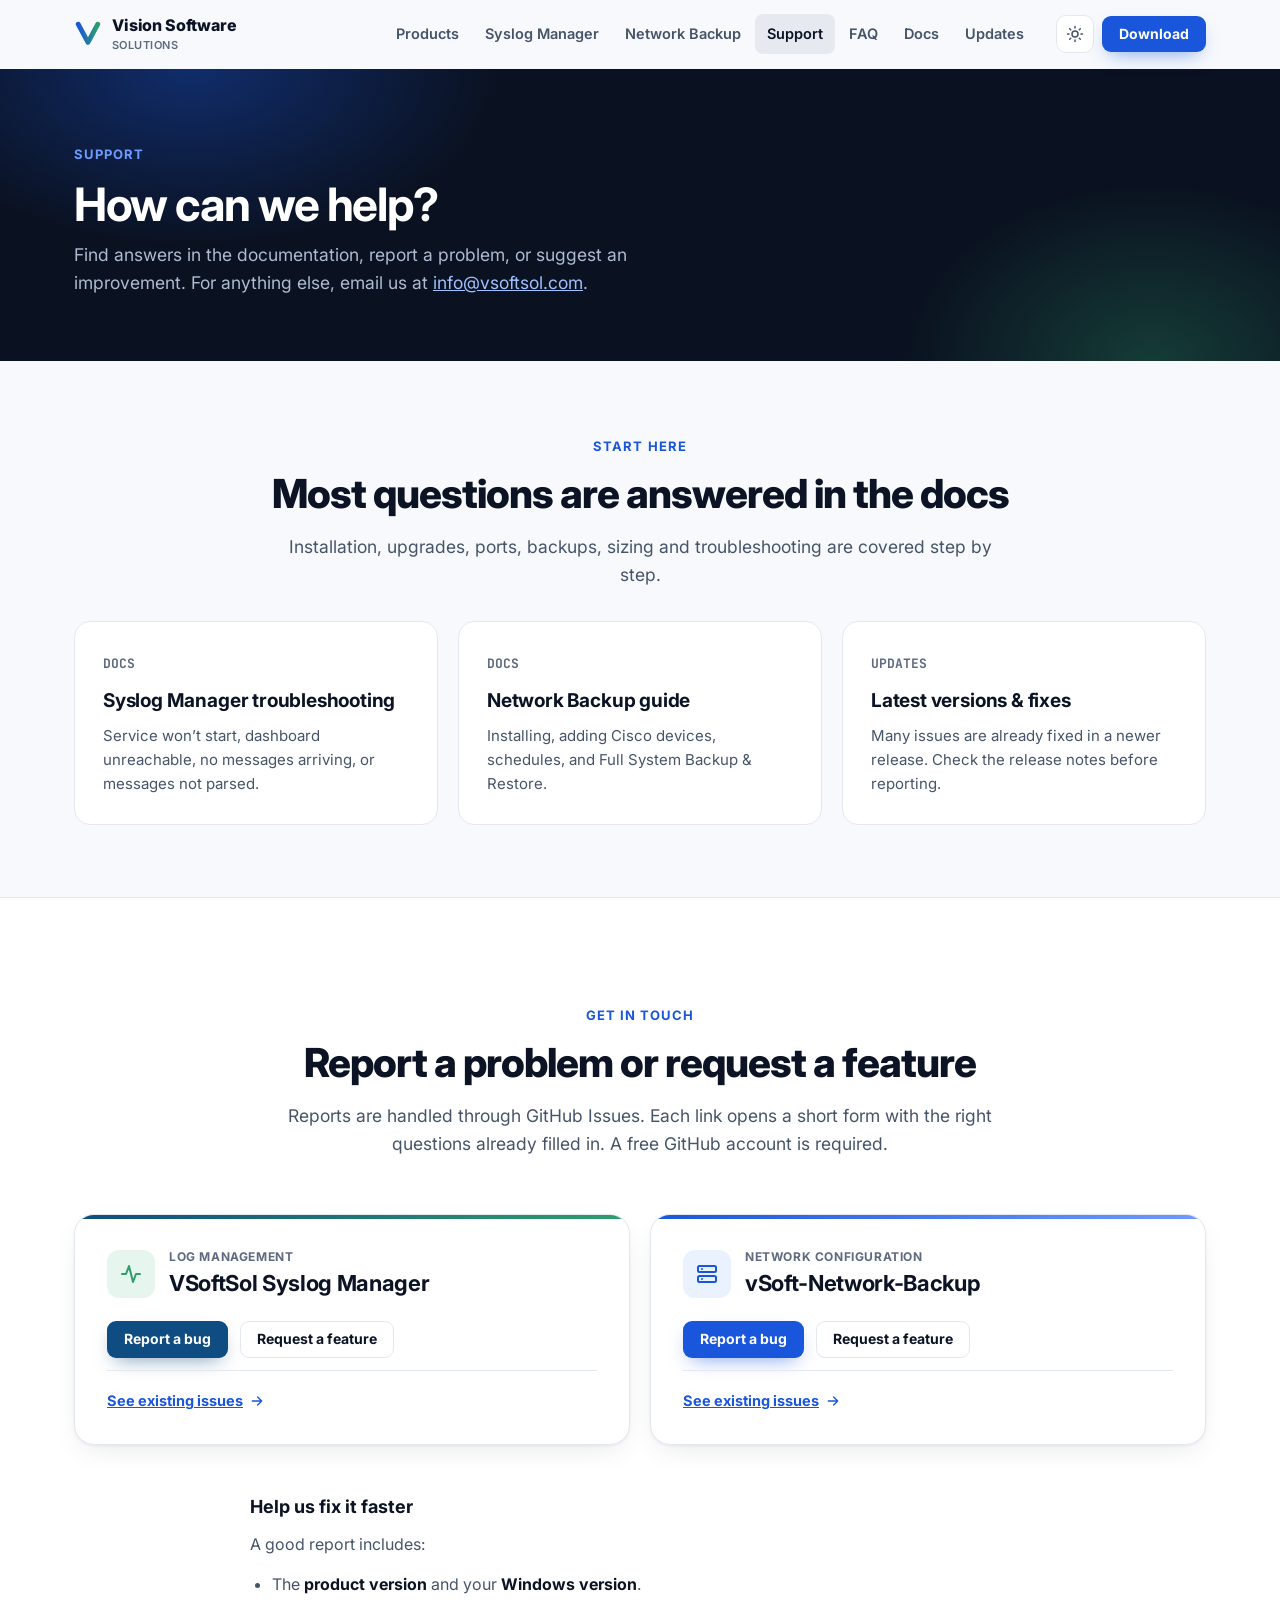
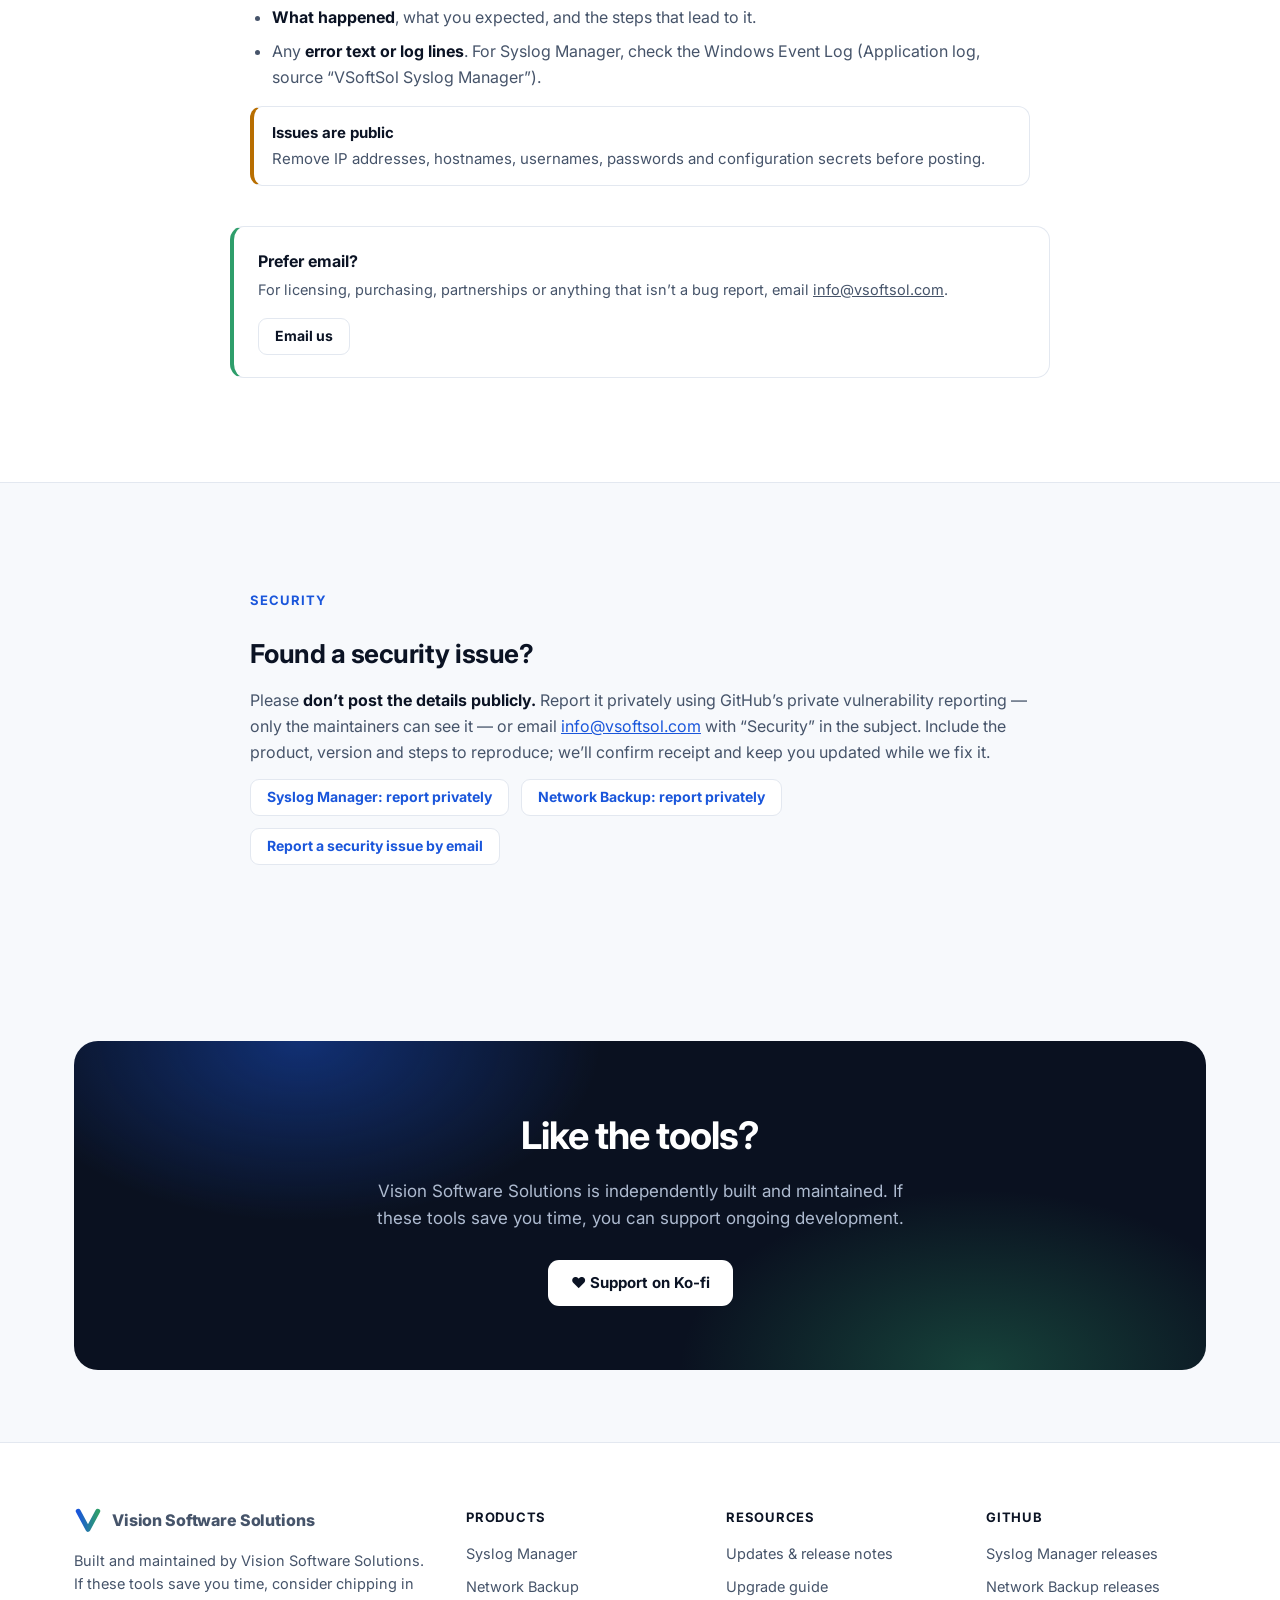
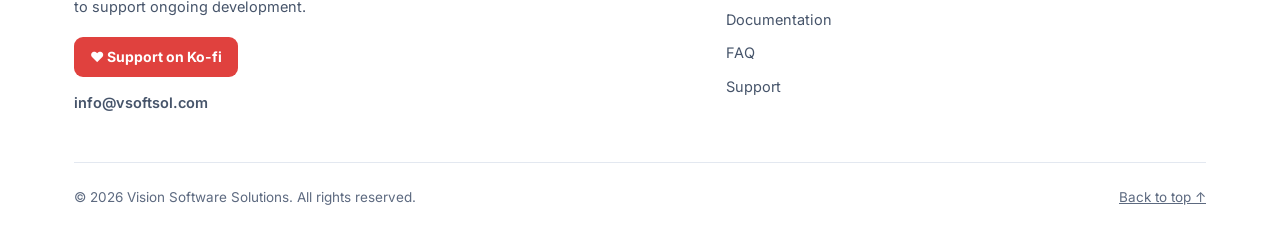
<file: support.html>
<!doctype html>
<html lang="en">
<head>
<meta charset="utf-8">
<meta name="viewport" content="width=device-width, initial-scale=1">
<title>Support — Vision Software Solutions</title>
<meta name="description" content="Get help with VSoftSol Syslog Manager and vSoft-Network-Backup: documentation, bug reports, feature requests and security contact.">
<meta name="theme-color" content="#0a1120">
<link rel="canonical" href="https://www.vsoftsol.com/support.html">
<meta property="og:type" content="website">
<meta property="og:site_name" content="Vision Software Solutions">
<meta property="og:title" content="Support — Vision Software Solutions">
<meta property="og:description" content="Get help with VSoftSol Syslog Manager and vSoft-Network-Backup: documentation, bug reports, feature requests and security contact.">
<meta property="og:url" content="https://www.vsoftsol.com/support.html">
<meta property="og:image" content="https://www.vsoftsol.com/og-image.png">
<meta name="twitter:card" content="summary_large_image">
<link rel="icon" href="/favicon.svg" type="image/svg+xml">
<link rel="preconnect" href="https://fonts.googleapis.com">
<link rel="preconnect" href="https://fonts.gstatic.com" crossorigin>
<link href="https://fonts.googleapis.com/css2?family=Inter:wght@400;500;600;700;800&family=JetBrains+Mono:wght@400;700&display=swap" rel="stylesheet">
<link rel="stylesheet" href="/styles.css">
<script src="/theme.js"></script>
</head>
<body>
<a class="skip" href="#main">Skip to content</a>

<header class="site-nav">
  <div class="wrap">
    <a class="brand" href="/" aria-label="Vision Software Solutions home">
      <svg viewBox="0 0 40 40" aria-hidden="true"><defs><linearGradient id="g1" x1="0" y1="0" x2="1" y2="0"><stop offset="0" stop-color="#1a56db"/><stop offset="1" stop-color="#2e9e6b"/></linearGradient></defs><path d="M6 6 L20 32 L34 6" fill="none" stroke="url(#g1)" stroke-width="7" stroke-linecap="round" stroke-linejoin="round"/></svg>
      <span>Vision Software<small>Solutions</small></span>
    </a>
    <nav class="links" id="site-links" aria-label="Main">
      <a href="/#products">Products</a>
      <a href="/#syslog-manager">Syslog Manager</a>
      <a href="/#network-backup">Network Backup</a>
      <a href="/support.html" aria-current="page">Support</a>
      <a href="/#faq">FAQ</a>
      <a href="/docs/">Docs</a>
      <a href="/updates.html">Updates</a>
    </nav>
    <div class="nav-actions">
      <button class="icon-btn theme-toggle" type="button" aria-label="Toggle dark mode">
        <svg class="i sun" viewBox="0 0 24 24"><circle cx="12" cy="12" r="4"/><path d="M12 2v2M12 20v2M4.9 4.9l1.4 1.4M17.7 17.7l1.4 1.4M2 12h2M20 12h2M4.9 19.1l1.4-1.4M17.7 6.3l1.4-1.4"/></svg>
        <svg class="i moon" viewBox="0 0 24 24"><path d="M21 12.8A9 9 0 1 1 11.2 3a7 7 0 0 0 9.8 9.8z"/></svg>
      </button>
      <a class="btn btn-blue btn-sm" href="/#products">Download</a>
      <button class="icon-btn menu-toggle" type="button" aria-label="Open menu" aria-expanded="false" aria-controls="site-links">
        <svg class="i" viewBox="0 0 24 24"><path d="M4 7h16M4 12h16M4 17h16"/></svg>
      </button>
    </div>
  </div>
</header>

<main id="main">
  <section class="page-hero">
    <div class="wrap">
      <span class="eyebrow">Support</span>
      <h1>How can we help?</h1>
      <p>Find answers in the documentation, report a problem, or suggest an improvement. For anything else, email us at <a href="mailto:info@vsoftsol.com" style="color:#9fc0ff">info@vsoftsol.com</a>.</p>
    </div>
  </section>

  <section class="section tight">
    <div class="wrap">
      <div class="section-head reveal" style="margin-bottom:32px;">
        <span class="eyebrow">Start here</span>
        <h2>Most questions are answered in the docs</h2>
        <p>Installation, upgrades, ports, backups, sizing and troubleshooting are covered step by step.</p>
      </div>
      <div class="principles">
        <a class="principle reveal" href="/docs/syslog-manager.html#troubleshooting" style="text-decoration:none;color:inherit;">
          <span class="num">DOCS</span><h3>Syslog Manager troubleshooting</h3><p>Service won’t start, dashboard unreachable, no messages arriving, or messages not parsed.</p>
        </a>
        <a class="principle reveal d1" href="/docs/network-backup.html" style="text-decoration:none;color:inherit;">
          <span class="num">DOCS</span><h3>Network Backup guide</h3><p>Installing, adding Cisco devices, schedules, and Full System Backup &amp; Restore.</p>
        </a>
        <a class="principle reveal d2" href="/updates.html" style="text-decoration:none;color:inherit;">
          <span class="num">UPDATES</span><h3>Latest versions &amp; fixes</h3><p>Many issues are already fixed in a newer release. Check the release notes before reporting.</p>
        </a>
      </div>
    </div>
  </section>

  <section class="section alt" id="report">
    <div class="wrap">
      <div class="section-head reveal">
        <span class="eyebrow">Get in touch</span>
        <h2>Report a problem or request a feature</h2>
        <p>Reports are handled through GitHub Issues. Each link opens a short form with the right questions already filled in. A free GitHub account is required.</p>
      </div>
      <div class="doc-cards">
        <div class="pick-card pb-syslog reveal">
          <div class="pick-head">
            <div class="pick-icon"><svg class="i" viewBox="0 0 24 24"><path d="M3 12h4l3-8 4 16 3-8h4"/></svg></div>
            <div><div class="pick-badge">Log management</div><h3>VSoftSol Syslog Manager</h3></div>
          </div>
          <div class="cta-row" style="justify-content:flex-start;margin-top:8px;">
            <a class="btn btn-syslog btn-sm" href="https://github.com/saqibtechnn/vsoftsol-syslog-manager/issues/new?title=Bug%3A%20&amp;body=**Product%20version%3A**%20(Settings%20or%20Programs%20and%20Features)%0A**Windows%20version%3A**%20%0A%0A**What%20happened%3A**%0A%0A**What%20you%20expected%3A**%0A%0A**Steps%20to%20reproduce%3A**%0A1.%20%0A2.%20%0A%0A**Relevant%20log%20lines%20or%20error%20text%3A**%0A(Remove%20any%20IP%20addresses%2C%20hostnames%20or%20usernames%20you%20don&#x27;t%20want%20to%20make%20public.)%0A" target="_blank" rel="noopener">Report a bug</a>
            <a class="btn btn-ghost btn-sm" href="https://github.com/saqibtechnn/vsoftsol-syslog-manager/issues/new?title=Feature%20request%3A%20&amp;body=**What%20would%20you%20like%20to%20be%20able%20to%20do%3F**%0A%0A**Why%20does%20it%20matter%20to%20you%3F**%20(the%20problem%20it%20solves)%0A%0A**How%20do%20you%20do%20it%20today%3F**%20(workaround%2C%20if%20any)%0A" target="_blank" rel="noopener">Request a feature</a>
          </div>
          <div class="pick-foot"><a class="go" href="https://github.com/saqibtechnn/vsoftsol-syslog-manager/issues" target="_blank" rel="noopener">See existing issues <svg class="i" viewBox="0 0 24 24"><path d="M5 12h14m-6-6 6 6-6 6"/></svg></a></div>
        </div>
        <div class="pick-card pb-blue reveal d1">
          <div class="pick-head">
            <div class="pick-icon"><svg class="i" viewBox="0 0 24 24"><rect x="3" y="4" width="18" height="6" rx="1.5"/><rect x="3" y="14" width="18" height="6" rx="1.5"/><path d="M7 7h.01M7 17h.01"/></svg></div>
            <div><div class="pick-badge">Network configuration</div><h3>vSoft-Network-Backup</h3></div>
          </div>
          <div class="cta-row" style="justify-content:flex-start;margin-top:8px;">
            <a class="btn btn-blue btn-sm" href="https://github.com/saqibtechnn/vSoft-Baclup-Updates/issues/new?title=Bug%3A%20&amp;body=**Product%20version%3A**%20(Settings%20or%20Programs%20and%20Features)%0A**Windows%20version%3A**%20%0A%0A**What%20happened%3A**%0A%0A**What%20you%20expected%3A**%0A%0A**Steps%20to%20reproduce%3A**%0A1.%20%0A2.%20%0A%0A**Relevant%20log%20lines%20or%20error%20text%3A**%0A(Remove%20any%20IP%20addresses%2C%20hostnames%20or%20usernames%20you%20don&#x27;t%20want%20to%20make%20public.)%0A" target="_blank" rel="noopener">Report a bug</a>
            <a class="btn btn-ghost btn-sm" href="https://github.com/saqibtechnn/vSoft-Baclup-Updates/issues/new?title=Feature%20request%3A%20&amp;body=**What%20would%20you%20like%20to%20be%20able%20to%20do%3F**%0A%0A**Why%20does%20it%20matter%20to%20you%3F**%20(the%20problem%20it%20solves)%0A%0A**How%20do%20you%20do%20it%20today%3F**%20(workaround%2C%20if%20any)%0A" target="_blank" rel="noopener">Request a feature</a>
          </div>
          <div class="pick-foot"><a class="go" href="https://github.com/saqibtechnn/vSoft-Baclup-Updates/issues" target="_blank" rel="noopener">See existing issues <svg class="i" viewBox="0 0 24 24"><path d="M5 12h14m-6-6 6 6-6 6"/></svg></a></div>
        </div>
      </div>

      <div class="prose" style="margin:48px auto 0;">
        <h3>Help us fix it faster</h3>
        <p>A good report includes:</p>
        <ul>
          <li>The <strong>product version</strong> and your <strong>Windows version</strong>.</li>
          <li><strong>What happened</strong>, what you expected, and the steps that lead to it.</li>
          <li>Any <strong>error text or log lines</strong>. For Syslog Manager, check the Windows Event Log (Application log, source “VSoftSol Syslog Manager”).</li>
        </ul>
        <div class="callout warn">
          <strong>Issues are public</strong>
          Remove IP addresses, hostnames, usernames, passwords and configuration secrets before posting.
        </div>
      </div>

      <div class="whatsnew reveal" style="margin-top:40px;">
        <div><strong>Prefer email?</strong><span>For licensing, purchasing, partnerships or anything that isn’t a bug report, email <a href="mailto:info@vsoftsol.com">info@vsoftsol.com</a>.</span></div>
        <a class="btn btn-ghost btn-sm" href="mailto:info@vsoftsol.com">Email us</a>
      </div>
    </div>
  </section>

  <section class="section" id="security">
    <div class="wrap">
      <div class="prose reveal" style="margin:0 auto;">
        <span class="eyebrow">Security</span>
        <h2>Found a security issue?</h2>
        <p>Please <strong>don’t post the details publicly.</strong> Report it privately using GitHub’s private vulnerability reporting — only the maintainers can see it — or email <a href="mailto:info@vsoftsol.com?subject=Security%20report">info@vsoftsol.com</a> with “Security” in the subject. Include the product, version and steps to reproduce; we’ll confirm receipt and keep you updated while we fix it.</p>
        <div class="cta-row" style="justify-content:flex-start;">
          <a class="btn btn-ghost btn-sm" href="https://github.com/saqibtechnn/vsoftsol-syslog-manager/security/advisories/new" target="_blank" rel="noopener">Syslog Manager: report privately</a>
          <a class="btn btn-ghost btn-sm" href="https://github.com/saqibtechnn/vSoft-Baclup-Updates/security/advisories/new" target="_blank" rel="noopener">Network Backup: report privately</a>
          <a class="btn btn-ghost btn-sm" href="mailto:info@vsoftsol.com?subject=Security%20report">Report a security issue by email</a>
        </div>
      </div>
    </div>
  </section>

  <section class="section tight">
    <div class="wrap">
      <div class="cta-band reveal">
        <h2>Like the tools?</h2>
        <p>Vision Software Solutions is independently built and maintained. If these tools save you time, you can support ongoing development.</p>
        <div class="cta-row">
          <a class="btn btn-light" href="https://ko-fi.com/vsoft" target="_blank" rel="noopener">♥ Support on Ko-fi</a>
        </div>
      </div>
    </div>
  </section>
</main>

<footer class="site-footer">
  <div class="wrap">
    <div class="footer-grid">
      <div>
        <a class="brand" href="/">
          <svg viewBox="0 0 40 40" aria-hidden="true"><path d="M6 6 L20 32 L34 6" fill="none" stroke="url(#g1)" stroke-width="7" stroke-linecap="round" stroke-linejoin="round"/></svg>
          <span>Vision Software Solutions</span>
        </a>
        <p class="support">Built and maintained by Vision Software Solutions. If these tools save you time, consider chipping in to support ongoing development.</p>
        <a class="kofi" href="https://ko-fi.com/vsoft" target="_blank" rel="noopener">♥ Support on Ko-fi</a>
        <p class="footer-email"><a href="mailto:info@vsoftsol.com">info@vsoftsol.com</a></p>
      </div>
      <div>
        <h4>Products</h4>
        <ul>
          <li><a href="/#syslog-manager">Syslog Manager</a></li>
          <li><a href="/#network-backup">Network Backup</a></li>
        </ul>
      </div>
      <div>
        <h4>Resources</h4>
        <ul>
          <li><a href="/updates.html">Updates &amp; release notes</a></li>
          <li><a href="/updates.html#how-to-update">Upgrade guide</a></li>
          <li><a href="/docs/">Documentation</a></li>
          <li><a href="/#faq">FAQ</a></li>
          <li><a href="/support.html">Support</a></li>
        </ul>
      </div>
      <div>
        <h4>GitHub</h4>
        <ul>
          <li><a href="https://github.com/saqibtechnn/vsoftsol-syslog-manager/releases" target="_blank" rel="noopener">Syslog Manager releases</a></li>
          <li><a href="https://github.com/saqibtechnn/vSoft-Baclup-Updates/releases" target="_blank" rel="noopener">Network Backup releases</a></li>
        </ul>
      </div>
    </div>
    <div class="footer-bottom">
      <span>© <span class="year">2026</span> Vision Software Solutions. All rights reserved.</span>
      <a href="#main">Back to top ↑</a>
    </div>
  </div>
</footer>

<script src="/app.js" defer></script>
</body>
</html>
</file>
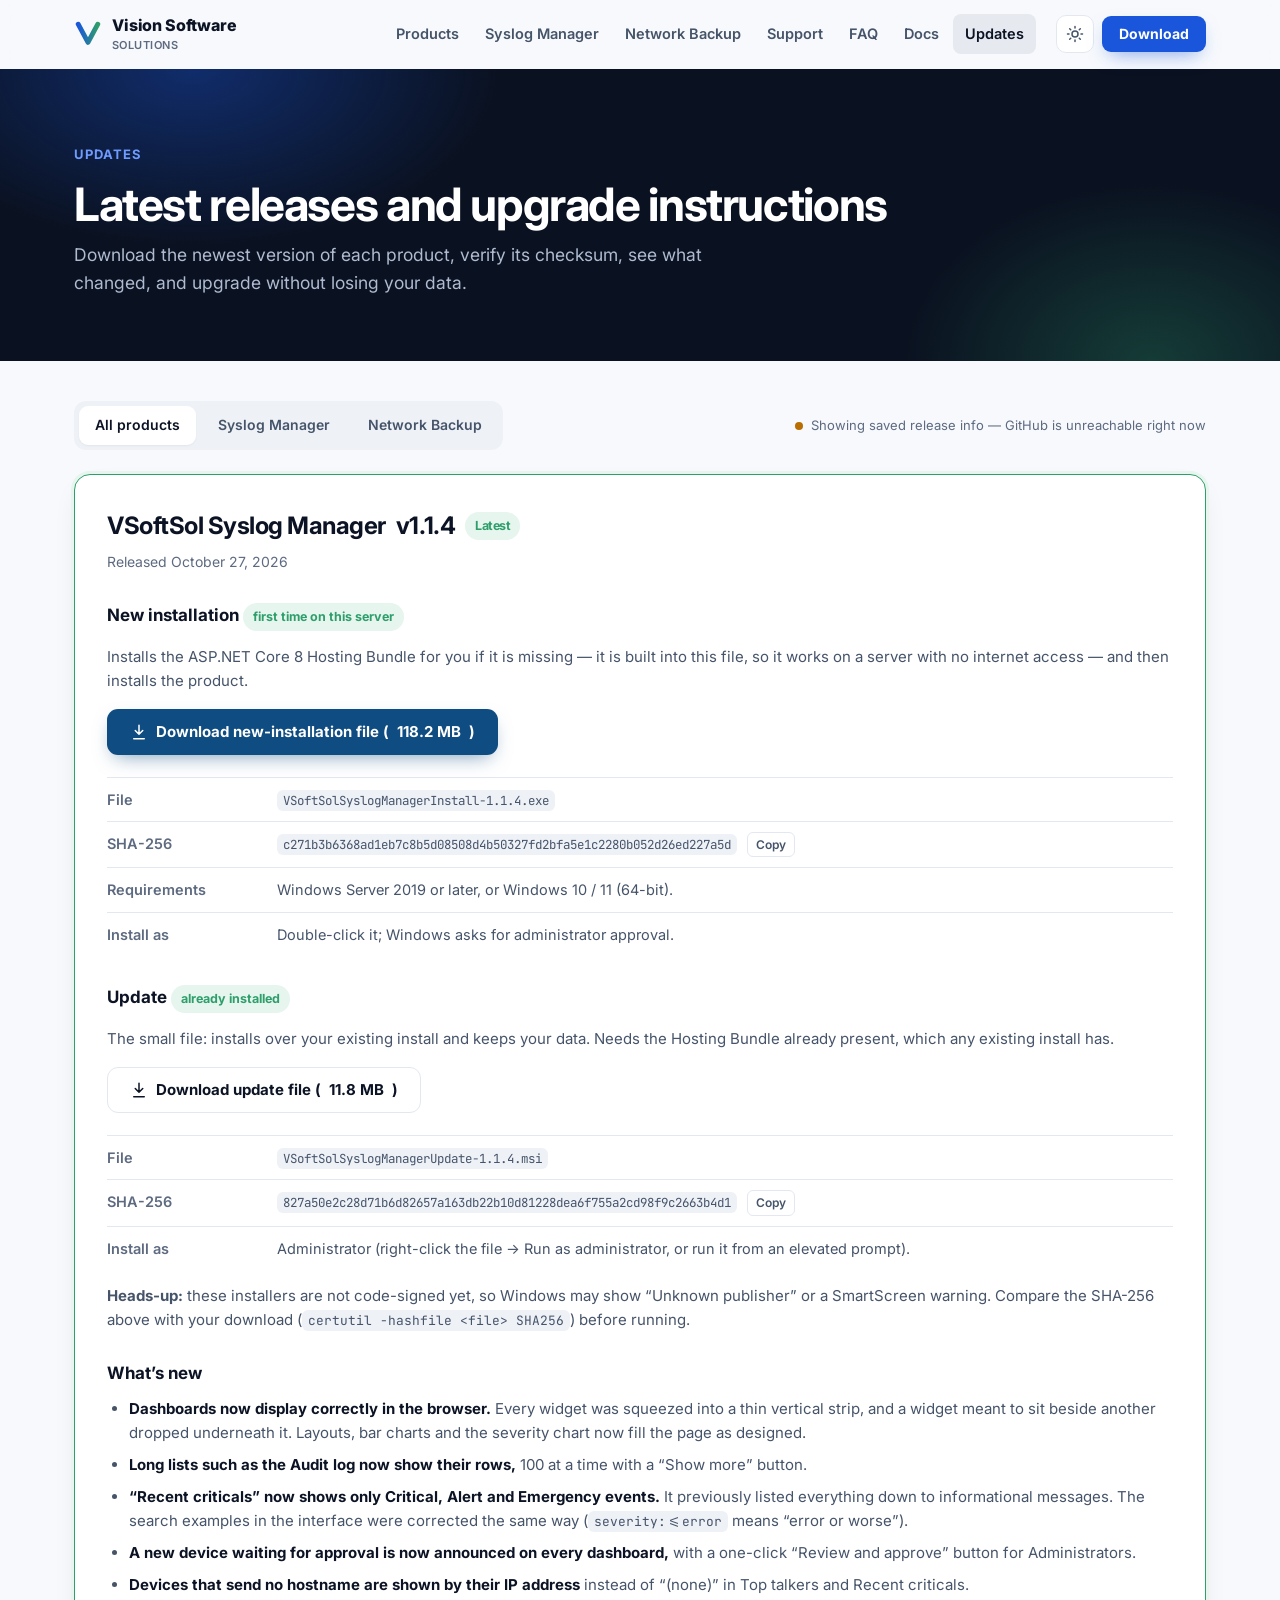
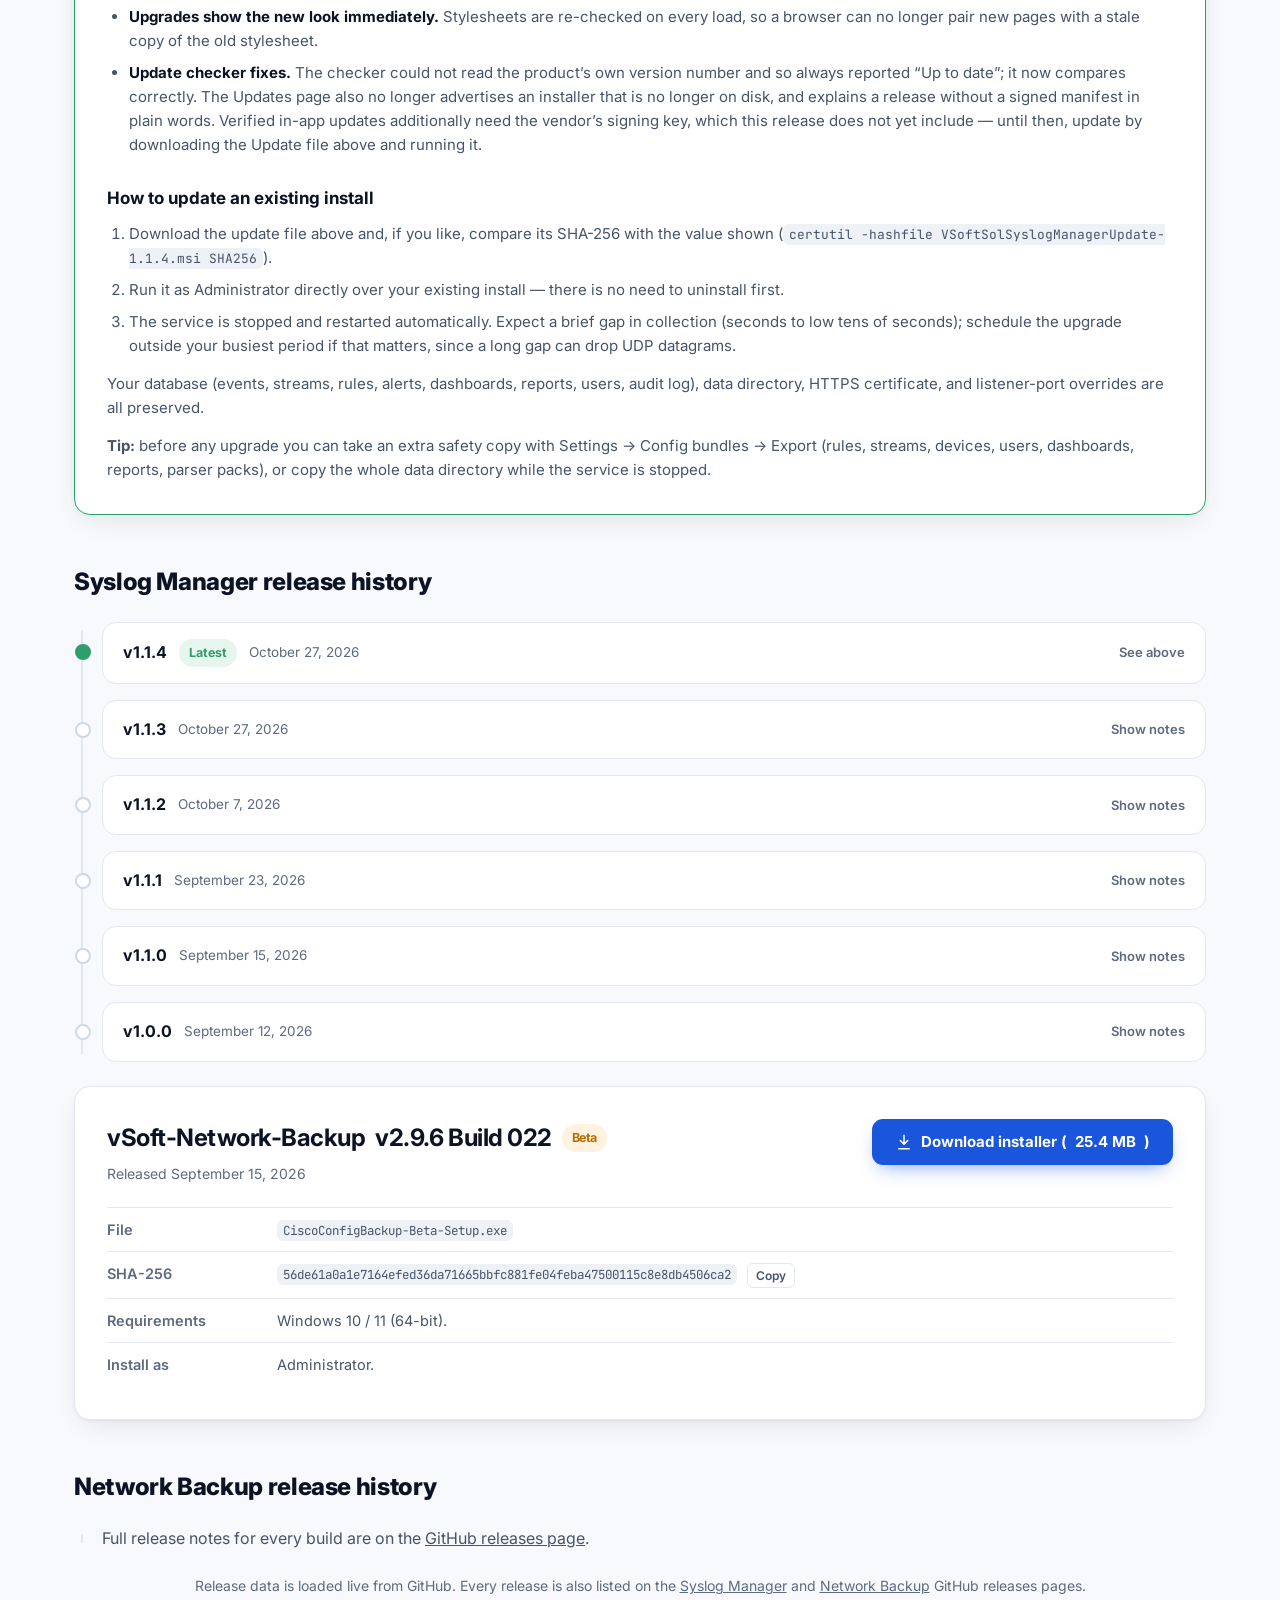
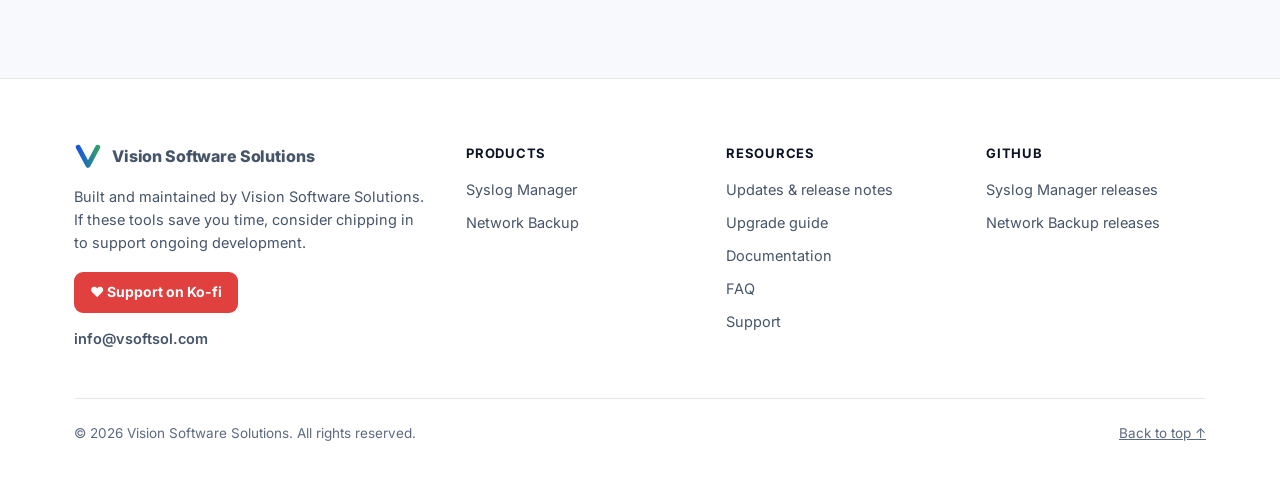
<file: updates.html>
<!doctype html>
<html lang="en">
<head>
<meta charset="utf-8">
<meta name="viewport" content="width=device-width, initial-scale=1">
<title>Updates &amp; Release Notes — Vision Software Solutions</title>
<meta name="description" content="Latest downloads, release notes, checksums, and upgrade instructions for VSoftSol Syslog Manager and vSoft-Network-Backup.">
<meta name="theme-color" content="#0a1120">
<link rel="canonical" href="https://www.vsoftsol.com/updates.html">
<meta property="og:type" content="website">
<meta property="og:site_name" content="Vision Software Solutions">
<meta property="og:title" content="Updates &amp; Release Notes — Vision Software Solutions">
<meta property="og:description" content="Latest downloads, release notes, checksums, and upgrade instructions.">
<meta property="og:url" content="https://www.vsoftsol.com/updates.html">
<meta property="og:image" content="https://www.vsoftsol.com/og-image.png">
<meta name="twitter:card" content="summary_large_image">
<link rel="icon" href="/favicon.svg" type="image/svg+xml">
<link rel="preconnect" href="https://fonts.googleapis.com">
<link rel="preconnect" href="https://fonts.gstatic.com" crossorigin>
<link href="https://fonts.googleapis.com/css2?family=Inter:wght@400;500;600;700;800&family=JetBrains+Mono:wght@400;700&display=swap" rel="stylesheet">
<link rel="stylesheet" href="/styles.css">
<script src="/theme.js"></script>
</head>
<body>
<a class="skip" href="#main">Skip to content</a>

<header class="site-nav">
  <div class="wrap">
    <a class="brand" href="/" aria-label="Vision Software Solutions home">
      <svg viewBox="0 0 40 40" aria-hidden="true"><defs><linearGradient id="g1" x1="0" y1="0" x2="1" y2="0"><stop offset="0" stop-color="#1a56db"/><stop offset="1" stop-color="#2e9e6b"/></linearGradient></defs><path d="M6 6 L20 32 L34 6" fill="none" stroke="url(#g1)" stroke-width="7" stroke-linecap="round" stroke-linejoin="round"/></svg>
      <span>Vision Software<small>Solutions</small></span>
    </a>
    <nav class="links" id="site-links" aria-label="Main">
      <a href="/#products">Products</a>
      <a href="/#syslog-manager">Syslog Manager</a>
      <a href="/#network-backup">Network Backup</a>
      <a href="/support.html">Support</a>
      <a href="/#faq">FAQ</a>
      <a href="/docs/">Docs</a>
      <a href="/updates.html" aria-current="page">Updates</a>
    </nav>
    <div class="nav-actions">
      <button class="icon-btn theme-toggle" type="button" aria-label="Toggle dark mode">
        <svg class="i sun" viewBox="0 0 24 24"><circle cx="12" cy="12" r="4"/><path d="M12 2v2M12 20v2M4.9 4.9l1.4 1.4M17.7 17.7l1.4 1.4M2 12h2M20 12h2M4.9 19.1l1.4-1.4M17.7 6.3l1.4-1.4"/></svg>
        <svg class="i moon" viewBox="0 0 24 24"><path d="M21 12.8A9 9 0 1 1 11.2 3a7 7 0 0 0 9.8 9.8z"/></svg>
      </button>
      <a class="btn btn-blue btn-sm" href="/#products">Download</a>
      <button class="icon-btn menu-toggle" type="button" aria-label="Open menu" aria-expanded="false" aria-controls="site-links">
        <svg class="i" viewBox="0 0 24 24"><path d="M4 7h16M4 12h16M4 17h16"/></svg>
      </button>
    </div>
  </div>
</header>

<main id="main">
  <section class="page-hero">
    <div class="wrap">
      <span class="eyebrow">Updates</span>
      <h1>Latest releases and upgrade instructions</h1>
      <p>Download the newest version of each product, verify its checksum, see what changed, and upgrade without losing your data.</p>
    </div>
  </section>

  <div class="wrap">
    <div class="filter-bar">
      <div class="tabs" role="group" aria-label="Filter by product" id="product-filter">
        <button class="tab" aria-pressed="true" data-product="all">All products</button>
        <button class="tab" aria-pressed="false" data-product="syslog">Syslog Manager</button>
        <button class="tab" aria-pressed="false" data-product="backup">Network Backup</button>
      </div>
      <span class="api-status" id="api-status">Checking GitHub for the latest releases…</span>
    </div>

    <!-- ===================== Syslog Manager ===================== -->
    <div class="product-block" data-product="syslog">
      <article class="release-card latest" id="syslog-manager-latest">
        <div class="release-top">
          <div>
            <h2>VSoftSol Syslog Manager <span data-rel="syslog.version">v1.1.4</span> <span class="chip">Latest</span></h2>
            <div class="release-meta">Released <span data-rel="syslog.date">October 27, 2026</span></div>
          </div>
        </div>

        <h3 id="new-install">New installation <span class="chip">first time on this server</span></h3>
        <p class="note">Installs the ASP.NET Core 8 Hosting Bundle for you if it is missing — it is built into this file, so it works on a server with no internet access — and then installs the product.</p>
        <p>
          <a class="btn btn-syslog" data-rel-href="syslogInstall.url" href="https://github.com/saqibtechnn/vsoftsol-syslog-manager/releases/latest">
            <svg class="i" viewBox="0 0 24 24"><path d="M12 3v12m0 0-5-5m5 5 5-5M5 21h14"/></svg>
            Download new-installation file (<span data-rel="syslogInstall.size">118.2 MB</span>)
          </a>
        </p>
        <table class="meta-table">
          <tr><th>File</th><td><code data-rel="syslogInstall.file">VSoftSolSyslogManagerInstall-1.1.4.exe</code></td></tr>
          <tr><th>SHA-256</th><td><code data-rel="syslogInstall.sha">c271b3b6368ad1eb7c8b5d08508d4b50327fd2bfa5e1c2280b052d26ed227a5d</code> <button class="copy-btn" type="button" data-copy="syslogInstall.sha">Copy</button></td></tr>
          <tr><th>Requirements</th><td>Windows Server 2019 or later, or Windows 10 / 11 (64-bit).</td></tr>
          <tr><th>Install as</th><td>Double-click it; Windows asks for administrator approval.</td></tr>
        </table>

        <h3 id="update-file">Update <span class="chip">already installed</span></h3>
        <p class="note">The small file: installs over your existing install and keeps your data. Needs the Hosting Bundle already present, which any existing install has.</p>
        <p>
          <a class="btn btn-ghost" data-rel-href="syslog.url" href="https://github.com/saqibtechnn/vsoftsol-syslog-manager/releases/latest">
            <svg class="i" viewBox="0 0 24 24"><path d="M12 3v12m0 0-5-5m5 5 5-5M5 21h14"/></svg>
            Download update file (<span data-rel="syslog.size">11.8 MB</span>)
          </a>
        </p>
        <table class="meta-table">
          <tr><th>File</th><td><code data-rel="syslog.file">VSoftSolSyslogManagerUpdate-1.1.4.msi</code></td></tr>
          <tr><th>SHA-256</th><td><code data-rel="syslog.sha">827a50e2c28d71b6d82657a163db22b10d81228dea6f755a2cd98f9c2663b4d1</code> <button class="copy-btn" type="button" data-copy="syslog.sha">Copy</button></td></tr>
          <tr><th>Install as</th><td>Administrator (right-click the file &rarr; Run as administrator, or run it from an elevated prompt).</td></tr>
        </table>
        <p class="note"><strong>Heads-up:</strong> these installers are not code-signed yet, so Windows may show “Unknown publisher” or a SmartScreen warning. Compare the SHA-256 above with your download (<code>certutil -hashfile &lt;file&gt; SHA256</code>) before running.</p>

        <div id="syslog-notes" data-curated-version="v1.1.4">
          <h3>What’s new</h3>
          <ul>
            <li><strong>Dashboards now display correctly in the browser.</strong> Every widget was squeezed into a thin vertical strip, and a widget meant to sit beside another dropped underneath it. Layouts, bar charts and the severity chart now fill the page as designed.</li>
            <li><strong>Long lists such as the Audit log now show their rows,</strong> 100 at a time with a “Show more” button.</li>
            <li><strong>“Recent criticals” now shows only Critical, Alert and Emergency events.</strong> It previously listed everything down to informational messages. The search examples in the interface were corrected the same way (<code>severity:&lt;=error</code> means “error or worse”).</li>
            <li><strong>A new device waiting for approval is now announced on every dashboard,</strong> with a one-click “Review and approve” button for Administrators.</li>
            <li><strong>Devices that send no hostname are shown by their IP address</strong> instead of “(none)” in Top talkers and Recent criticals.</li>
            <li><strong>Upgrades show the new look immediately.</strong> Stylesheets are re-checked on every load, so a browser can no longer pair new pages with a stale copy of the old stylesheet.</li>
            <li><strong>Update checker fixes.</strong> The checker could not read the product’s own version number and so always reported “Up to date”; it now compares correctly. The Updates page also no longer advertises an installer that is no longer on disk, and explains a release without a signed manifest in plain words. Verified in-app updates additionally need the vendor’s signing key, which this release does not yet include — until then, update by downloading the Update file above and running it.</li>
          </ul>
        </div>

        <h3 id="how-to-update">How to update an existing install</h3>
        <ol>
          <li>Download the update file above and, if you like, compare its SHA-256 with the value shown (<code>certutil -hashfile <span data-rel="syslog.file">VSoftSolSyslogManagerUpdate-1.1.4.msi</span> SHA256</code>).</li>
          <li>Run it as Administrator directly over your existing install — there is no need to uninstall first.</li>
          <li>The service is stopped and restarted automatically. Expect a brief gap in collection (seconds to low tens of seconds); schedule the upgrade outside your busiest period if that matters, since a long gap can drop UDP datagrams.</li>
        </ol>
        <p class="note">Your database (events, streams, rules, alerts, dashboards, reports, users, audit log), data directory, HTTPS certificate, and listener-port overrides are all preserved.</p>
        <p class="note"><strong>Tip:</strong> before any upgrade you can take an extra safety copy with Settings &rarr; Config bundles &rarr; Export (rules, streams, devices, users, dashboards, reports, parser packs), or copy the whole data directory while the service is stopped.</p>
      </article>

      <h2 class="section-title" style="text-align:left;margin:48px 0 20px;">Syslog Manager release history</h2>
      <div class="timeline" id="history-syslog">
        <!-- Fallback content; replaced with live GitHub data when available -->
        <div class="tl-item first"><details><summary><b>v1.1.4</b><span class="chip">Latest</span><span class="date">October 27, 2026</span><span class="expand">See above</span></summary><div class="md"><p>See the release notes above.</p></div></details></div>
        <div class="tl-item"><details><summary><b>v1.1.3</b><span class="date">October 27, 2026</span><span class="expand">Show notes</span></summary>
          <div class="md"><ul>
            <li><strong>The sign-in and first-run setup pages are now properly structured for screen readers.</strong> They had no main-content landmark, so assistive technology could not jump to the page body. Appearance is unchanged.</li>
            <li>No other change to the application. Internally, the build tool that turns your logo into the product’s icons and installer images no longer uses a third-party image library with open security advisories; it is build-time only and is not part of what you install.</li>
          </ul></div></details></div>
        <div class="tl-item"><details><summary><b>v1.1.2</b><span class="date">October 7, 2026</span><span class="expand">Show notes</span></summary>
          <div class="md"><ul>
            <li><strong>Two separate downloads: one to update, one for a new installation.</strong> The new-installation file brings its own .NET prerequisite; the update file stays small. Either can do the other’s job where the prerequisite is already present. The application itself is unchanged from v1.1.1.</li>
            <li>The product version is now defined in one place, so the installer and the bundle can no longer disagree.</li>
          </ul></div></details></div>
        <div class="tl-item"><details><summary><b>v1.1.1</b><span class="date">September 23, 2026</span><span class="expand">Show notes</span></summary>
          <div class="md"><ul>
            <li><strong>Fixed: exporting a config bundle.</strong> Settings &rarr; Config bundles &rarr; Export returned an error page.</li>
            <li><strong>Fixed: “Run now” report downloads and the first-run “Waiting for messages” page,</strong> which hit the same underlying error.</li>
            <li><strong>Fixed: the installer’s .NET Runtime check,</strong> which reported the Hosting Bundle as missing on every machine even when it was installed.</li>
            <li>Groundwork for opt-in, signature-verified update checks (Settings &rarr; Updates). Automatic checking is not active in this release — update by running the Update file.</li>
            <li>The product’s internal version number now matches its release version.</li>
          </ul></div></details></div>
        <div class="tl-item"><details><summary><b>v1.1.0</b><span class="date">September 15, 2026</span><span class="expand">Show notes</span></summary>
          <div class="md"><ul>
            <li><strong>TOTP MFA enforced at sign-in.</strong> Enabling MFA on an account now actually changes what signing in requires — a code or unused recovery code, with its own rate limit.</li>
            <li><strong>Live UDP/TCP listener port changes.</strong> Change either port in Settings &rarr; Listeners and it applies immediately, with no restart.</li>
            <li><strong>Saved extractors are applied at ingest,</strong> including for devices with no built-in vendor pack.</li>
            <li><strong>Reports say when a query failed</strong> instead of looking like an empty report.</li>
            <li><strong>Exact “would have fired” alert preview</strong> for every alert type.</li>
          </ul></div></details></div>
        <div class="tl-item"><details><summary><b>v1.0.0</b><span class="date">September 12, 2026</span><span class="expand">Show notes</span></summary>
          <div class="md"><ul>
            <li>Universal syslog collection (RFC 3164/5424) plus TLS syslog, SNMP traps, and a Windows Event Log forwarder endpoint.</li>
            <li>17 vendor parser packs and a Pattern Tester for your own.</li>
            <li>Search language, rules and alerts, dashboards, and scheduled PDF/CSV reports including compliance templates.</li>
            <li>Hot/warm/cold retention with verified archives, role-based access, TOTP MFA enrollment, audit log, and signed configuration bundles.</li>
            <li>MSI installer with a five-step first-run wizard.</li>
          </ul></div></details></div>
      </div>
    </div>

    <!-- ===================== Network Backup ===================== -->
    <div class="product-block" data-product="backup">
      <article class="release-card" id="network-backup-latest">
        <div class="release-top">
          <div>
            <h2>vSoft-Network-Backup <span data-rel="backup.version">v2.9.6 Build 022</span> <span class="chip beta">Beta</span></h2>
            <div class="release-meta">Released <span data-rel="backup.date">September 15, 2026</span></div>
          </div>
          <a class="btn btn-blue" data-rel-href="backup.url" href="https://github.com/saqibtechnn/vSoft-Baclup-Updates/releases/latest/download/CiscoConfigBackup-Beta-Setup.exe">
            <svg class="i" viewBox="0 0 24 24"><path d="M12 3v12m0 0-5-5m5 5 5-5M5 21h14"/></svg>
            Download installer (<span data-rel="backup.size">25.4 MB</span>)
          </a>
        </div>
        <table class="meta-table">
          <tr><th>File</th><td><code data-rel="backup.file">CiscoConfigBackup-Beta-Setup.exe</code></td></tr>
          <tr><th>SHA-256</th><td><code data-rel="backup.sha">56de61a0a1e7164efed36da71665bbfc881fe04feba47500115c8e8db4506ca2</code> <button class="copy-btn" type="button" data-copy="backup.sha">Copy</button></td></tr>
          <tr><th>Requirements</th><td>Windows 10 / 11 (64-bit).</td></tr>
          <tr><th>Install as</th><td>Administrator.</td></tr>
        </table>
      </article>

      <h2 class="section-title" style="text-align:left;margin:48px 0 20px;">Network Backup release history</h2>
      <div class="timeline" id="history-backup">
        <p class="note" style="color:var(--text-2)">Full release notes for every build are on the <a href="https://github.com/saqibtechnn/vSoft-Baclup-Updates/releases">GitHub releases page</a>.</p>
      </div>
    </div>

    <p style="text-align:center;color:var(--text-3);font-size:14px;margin:24px 0 80px;">
      Release data is loaded live from GitHub. Every release is also listed on the
      <a href="https://github.com/saqibtechnn/vsoftsol-syslog-manager/releases">Syslog Manager</a> and
      <a href="https://github.com/saqibtechnn/vSoft-Baclup-Updates/releases">Network Backup</a> GitHub releases pages.
    </p>
  </div>
</main>

<footer class="site-footer">
  <div class="wrap">
    <div class="footer-grid">
      <div>
        <a class="brand" href="/">
          <svg viewBox="0 0 40 40" aria-hidden="true"><path d="M6 6 L20 32 L34 6" fill="none" stroke="url(#g1)" stroke-width="7" stroke-linecap="round" stroke-linejoin="round"/></svg>
          <span>Vision Software Solutions</span>
        </a>
        <p class="support">Built and maintained by Vision Software Solutions. If these tools save you time, consider chipping in to support ongoing development.</p>
        <a class="kofi" href="https://ko-fi.com/vsoft" target="_blank" rel="noopener">♥ Support on Ko-fi</a>
        <p class="footer-email"><a href="mailto:info@vsoftsol.com">info@vsoftsol.com</a></p>
      </div>
      <div>
        <h4>Products</h4>
        <ul>
          <li><a href="/#syslog-manager">Syslog Manager</a></li>
          <li><a href="/#network-backup">Network Backup</a></li>
        </ul>
      </div>
      <div>
        <h4>Resources</h4>
        <ul>
          <li><a href="/updates.html">Updates &amp; release notes</a></li>
          <li><a href="/updates.html#how-to-update">Upgrade guide</a></li>
          <li><a href="/docs/">Documentation</a></li>
          <li><a href="/#faq">FAQ</a></li>
          <li><a href="/support.html">Support</a></li>
        </ul>
      </div>
      <div>
        <h4>GitHub</h4>
        <ul>
          <li><a href="https://github.com/saqibtechnn/vsoftsol-syslog-manager/releases" target="_blank" rel="noopener">Syslog Manager releases</a></li>
          <li><a href="https://github.com/saqibtechnn/vSoft-Baclup-Updates/releases" target="_blank" rel="noopener">Network Backup releases</a></li>
        </ul>
      </div>
    </div>
    <div class="footer-bottom">
      <span>© <span class="year">2026</span> Vision Software Solutions. All rights reserved.</span>
      <a href="#main">Back to top ↑</a>
    </div>
  </div>
</footer>

<script src="/app.js" defer></script>
</body>
</html>
</file>
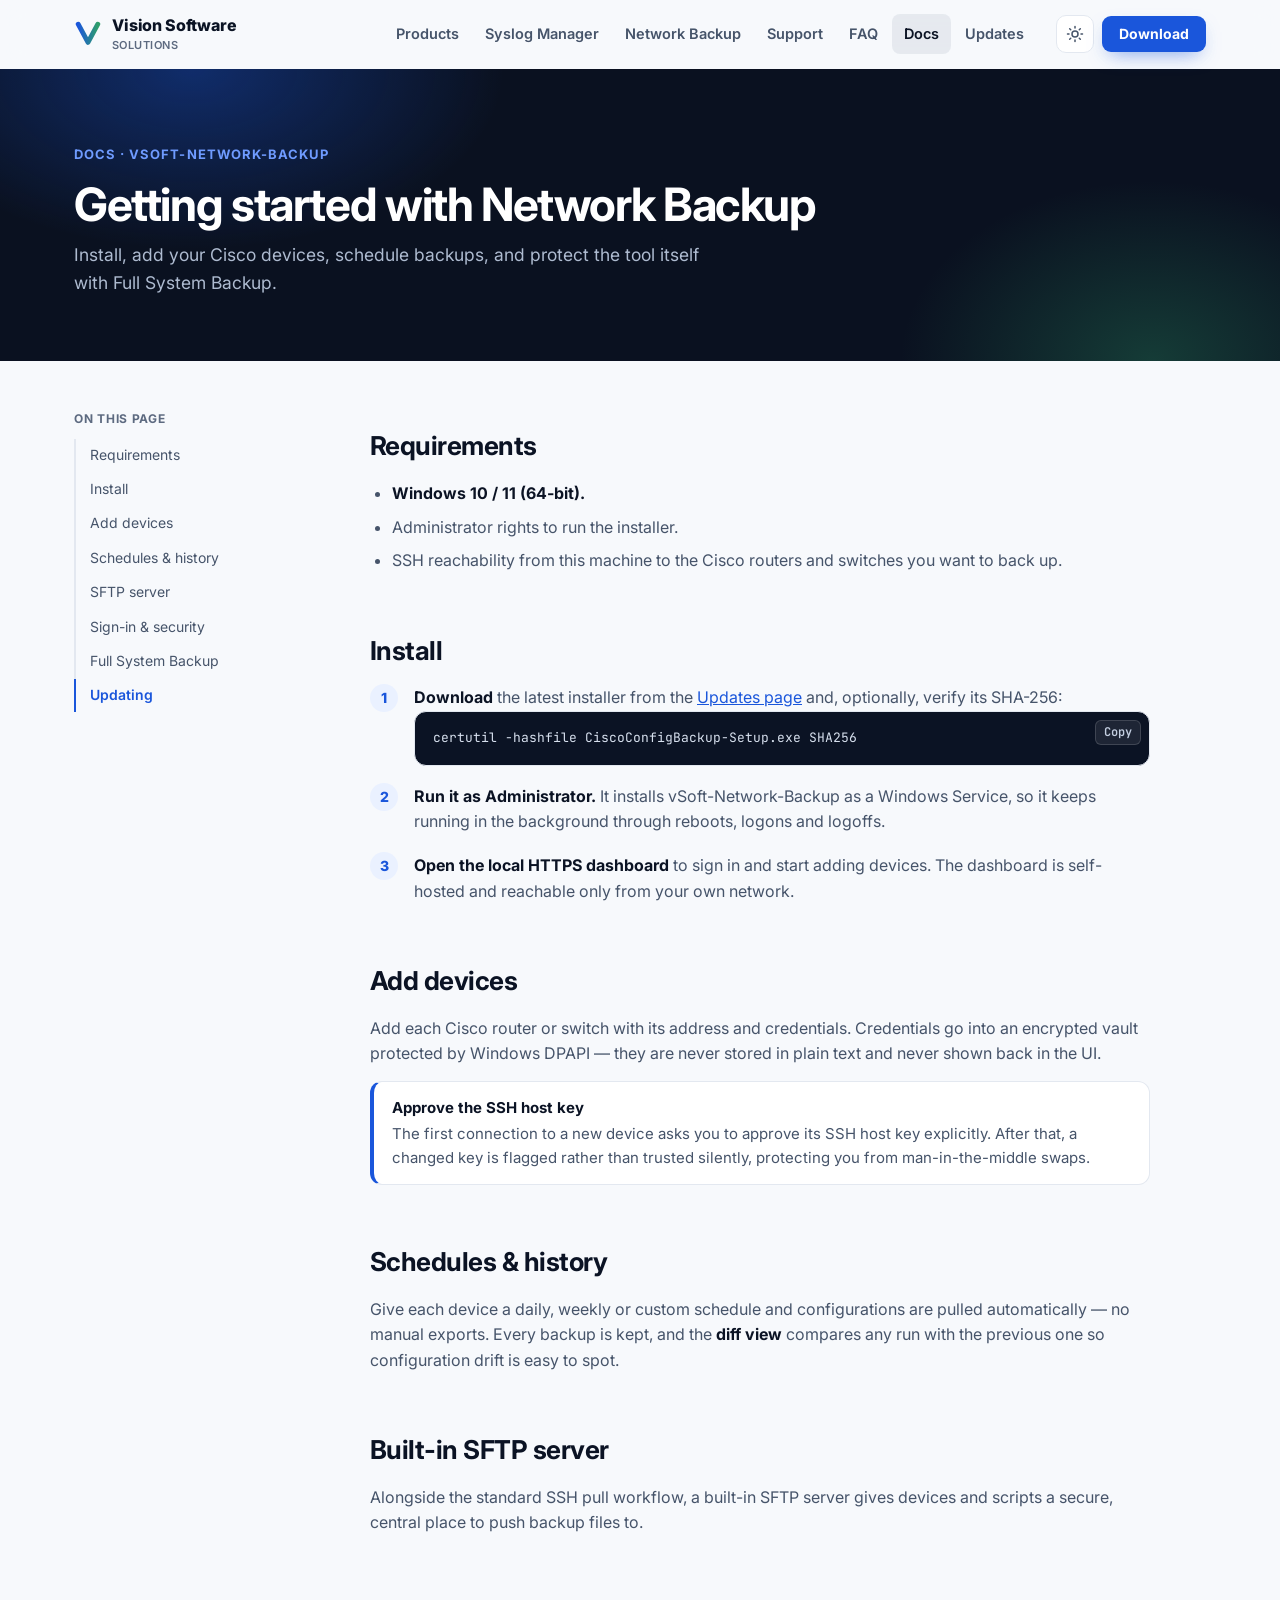
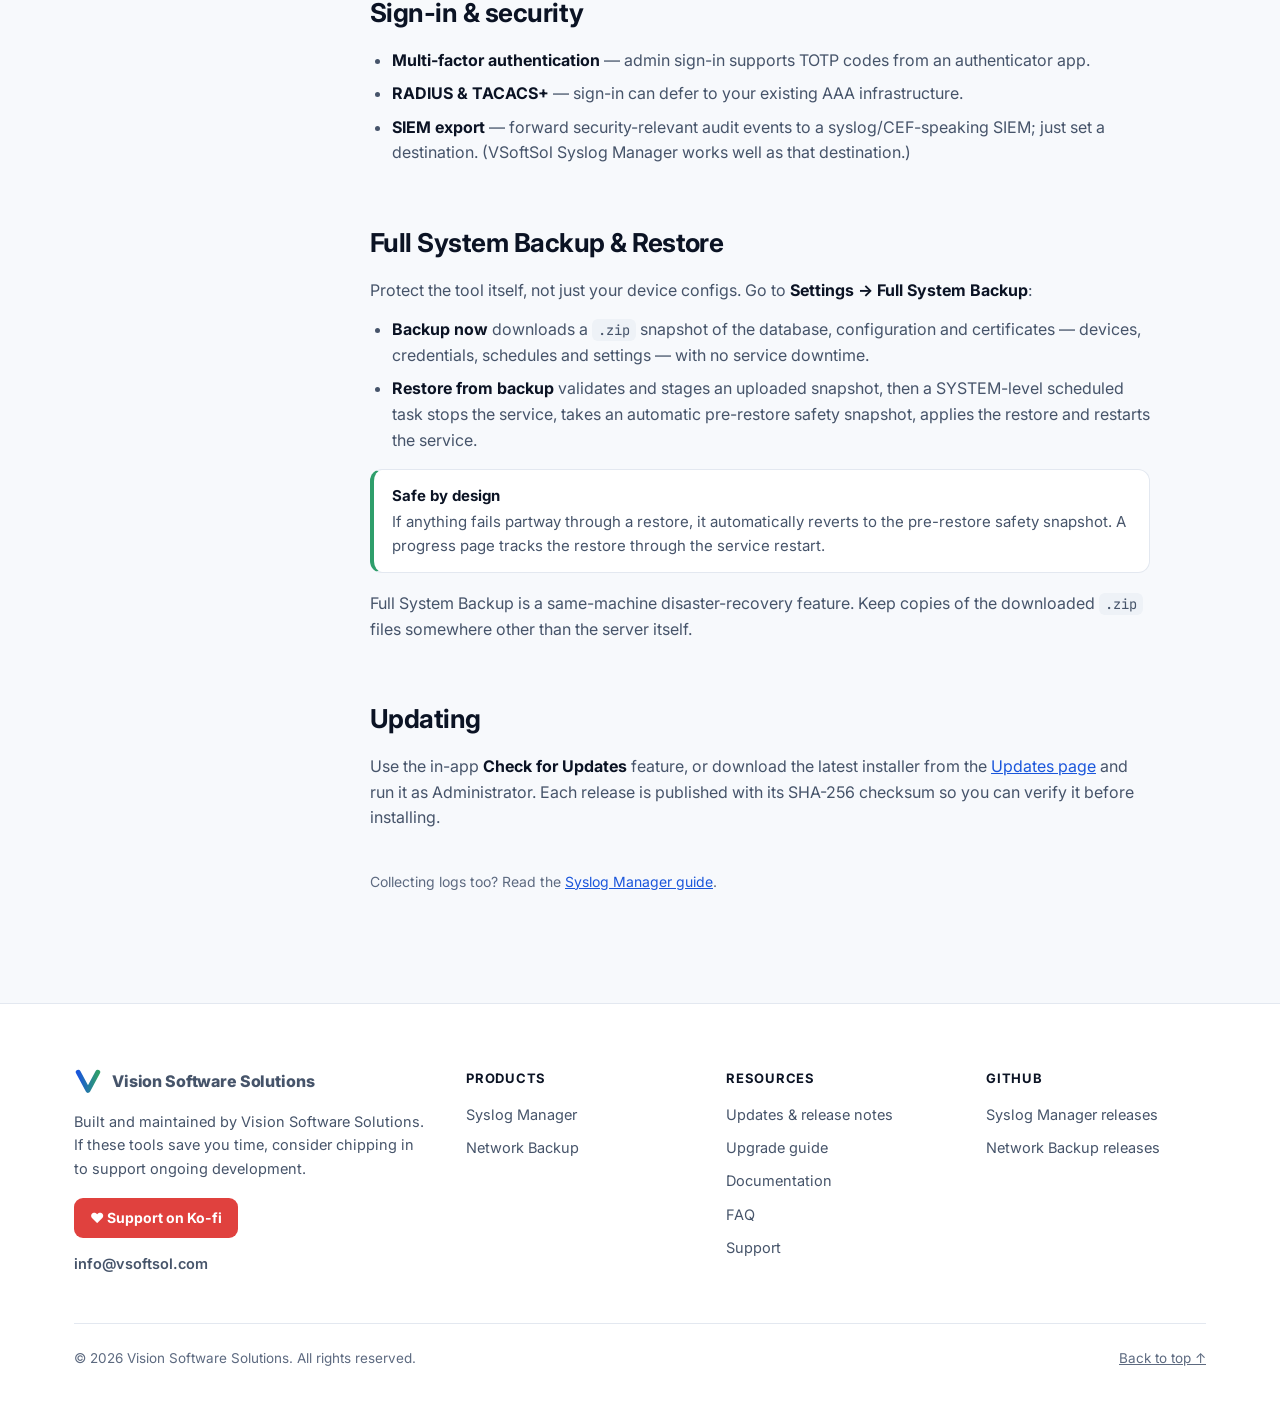
<file: docs/network-backup.html>
<!doctype html>
<html lang="en">
<head>
<meta charset="utf-8">
<meta name="viewport" content="width=device-width, initial-scale=1">
<title>Network Backup Guide — Vision Software Solutions</title>
<meta name="description" content="How to install vSoft-Network-Backup, add Cisco devices, schedule backups, and use Full System Backup and Restore.">
<meta name="theme-color" content="#0a1120">
<link rel="canonical" href="https://www.vsoftsol.com/docs/network-backup.html">
<meta property="og:type" content="website">
<meta property="og:site_name" content="Vision Software Solutions">
<meta property="og:title" content="Network Backup Guide — Vision Software Solutions">
<meta property="og:description" content="How to install vSoft-Network-Backup, add Cisco devices, schedule backups, and use Full System Backup and Restore.">
<meta property="og:url" content="https://www.vsoftsol.com/docs/network-backup.html">
<meta property="og:image" content="https://www.vsoftsol.com/og-image.png">
<meta name="twitter:card" content="summary_large_image">
<link rel="icon" href="/favicon.svg" type="image/svg+xml">
<link rel="preconnect" href="https://fonts.googleapis.com">
<link rel="preconnect" href="https://fonts.gstatic.com" crossorigin>
<link href="https://fonts.googleapis.com/css2?family=Inter:wght@400;500;600;700;800&family=JetBrains+Mono:wght@400;700&display=swap" rel="stylesheet">
<link rel="stylesheet" href="/styles.css">
<script src="/theme.js"></script>
</head>
<body>
<a class="skip" href="#main">Skip to content</a>

<header class="site-nav">
  <div class="wrap">
    <a class="brand" href="/" aria-label="Vision Software Solutions home">
      <svg viewBox="0 0 40 40" aria-hidden="true"><defs><linearGradient id="g1" x1="0" y1="0" x2="1" y2="0"><stop offset="0" stop-color="#1a56db"/><stop offset="1" stop-color="#2e9e6b"/></linearGradient></defs><path d="M6 6 L20 32 L34 6" fill="none" stroke="url(#g1)" stroke-width="7" stroke-linecap="round" stroke-linejoin="round"/></svg>
      <span>Vision Software<small>Solutions</small></span>
    </a>
    <nav class="links" id="site-links" aria-label="Main">
      <a href="/#products">Products</a>
      <a href="/#syslog-manager">Syslog Manager</a>
      <a href="/#network-backup">Network Backup</a>
      <a href="/support.html">Support</a>
      <a href="/#faq">FAQ</a>
      <a href="/docs/" aria-current="page">Docs</a>
      <a href="/updates.html">Updates</a>
    </nav>
    <div class="nav-actions">
      <button class="icon-btn theme-toggle" type="button" aria-label="Toggle dark mode">
        <svg class="i sun" viewBox="0 0 24 24"><circle cx="12" cy="12" r="4"/><path d="M12 2v2M12 20v2M4.9 4.9l1.4 1.4M17.7 17.7l1.4 1.4M2 12h2M20 12h2M4.9 19.1l1.4-1.4M17.7 6.3l1.4-1.4"/></svg>
        <svg class="i moon" viewBox="0 0 24 24"><path d="M21 12.8A9 9 0 1 1 11.2 3a7 7 0 0 0 9.8 9.8z"/></svg>
      </button>
      <a class="btn btn-blue btn-sm" href="/#products">Download</a>
      <button class="icon-btn menu-toggle" type="button" aria-label="Open menu" aria-expanded="false" aria-controls="site-links">
        <svg class="i" viewBox="0 0 24 24"><path d="M4 7h16M4 12h16M4 17h16"/></svg>
      </button>
    </div>
  </div>
</header>

<main id="main">
  <section class="page-hero">
    <div class="wrap">
      <span class="eyebrow">Docs · vSoft-Network-Backup</span>
      <h1>Getting started with Network Backup</h1>
      <p>Install, add your Cisco devices, schedule backups, and protect the tool itself with Full System Backup.</p>
    </div>
  </section>

  <div class="wrap doc-layout">
    <nav class="toc" aria-label="On this page">
      <h4>On this page</h4>
      <ol>
        <li><a href="#requirements">Requirements</a></li>
        <li><a href="#install">Install</a></li>
        <li><a href="#devices">Add devices</a></li>
        <li><a href="#schedules">Schedules &amp; history</a></li>
        <li><a href="#sftp">SFTP server</a></li>
        <li><a href="#security">Sign-in &amp; security</a></li>
        <li><a href="#full-backup">Full System Backup</a></li>
        <li><a href="#updates">Updating</a></li>
      </ol>
    </nav>

    <article class="prose">
      <section id="requirements">
        <h2>Requirements</h2>
        <ul>
          <li><strong>Windows 10 / 11 (64-bit).</strong></li>
          <li>Administrator rights to run the installer.</li>
          <li>SSH reachability from this machine to the Cisco routers and switches you want to back up.</li>
        </ul>
      </section>

      <section id="install">
        <h2>Install</h2>
        <ol class="steps-list">
          <li><strong>Download</strong> the latest installer from the <a href="/updates.html#network-backup-latest">Updates page</a> and, optionally, verify its SHA-256:
            <pre><code>certutil -hashfile <span data-rel="backup.file">CiscoConfigBackup-Setup.exe</span> SHA256</code></pre>
          </li>
          <li><strong>Run it as Administrator.</strong> It installs vSoft-Network-Backup as a Windows Service, so it keeps running in the background through reboots, logons and logoffs.</li>
          <li><strong>Open the local HTTPS dashboard</strong> to sign in and start adding devices. The dashboard is self-hosted and reachable only from your own network.</li>
        </ol>
      </section>

      <section id="devices">
        <h2>Add devices</h2>
        <p>Add each Cisco router or switch with its address and credentials. Credentials go into an encrypted vault protected by Windows DPAPI — they are never stored in plain text and never shown back in the UI.</p>
        <div class="callout">
          <strong>Approve the SSH host key</strong>
          The first connection to a new device asks you to approve its SSH host key explicitly. After that, a changed key is flagged rather than trusted silently, protecting you from man-in-the-middle swaps.
        </div>
      </section>

      <section id="schedules">
        <h2>Schedules &amp; history</h2>
        <p>Give each device a daily, weekly or custom schedule and configurations are pulled automatically — no manual exports. Every backup is kept, and the <strong>diff view</strong> compares any run with the previous one so configuration drift is easy to spot.</p>
      </section>

      <section id="sftp">
        <h2>Built-in SFTP server</h2>
        <p>Alongside the standard SSH pull workflow, a built-in SFTP server gives devices and scripts a secure, central place to push backup files to.</p>
      </section>

      <section id="security">
        <h2>Sign-in &amp; security</h2>
        <ul>
          <li><strong>Multi-factor authentication</strong> — admin sign-in supports TOTP codes from an authenticator app.</li>
          <li><strong>RADIUS &amp; TACACS+</strong> — sign-in can defer to your existing AAA infrastructure.</li>
          <li><strong>SIEM export</strong> — forward security-relevant audit events to a syslog/CEF-speaking SIEM; just set a destination. (VSoftSol Syslog Manager works well as that destination.)</li>
        </ul>
      </section>

      <section id="full-backup">
        <h2>Full System Backup &amp; Restore</h2>
        <p>Protect the tool itself, not just your device configs. Go to <strong>Settings → Full System Backup</strong>:</p>
        <ul>
          <li><strong>Backup now</strong> downloads a <code>.zip</code> snapshot of the database, configuration and certificates — devices, credentials, schedules and settings — with no service downtime.</li>
          <li><strong>Restore from backup</strong> validates and stages an uploaded snapshot, then a SYSTEM-level scheduled task stops the service, takes an automatic pre-restore safety snapshot, applies the restore and restarts the service.</li>
        </ul>
        <div class="callout ok">
          <strong>Safe by design</strong>
          If anything fails partway through a restore, it automatically reverts to the pre-restore safety snapshot. A progress page tracks the restore through the service restart.
        </div>
        <p>Full System Backup is a same-machine disaster-recovery feature. Keep copies of the downloaded <code>.zip</code> files somewhere other than the server itself.</p>
      </section>

      <section id="updates">
        <h2>Updating</h2>
        <p>Use the in-app <strong>Check for Updates</strong> feature, or download the latest installer from the <a href="/updates.html#network-backup-latest">Updates page</a> and run it as Administrator. Each release is published with its SHA-256 checksum so you can verify it before installing.</p>
      </section>

      <p style="color:var(--text-3);font-size:14px;">Collecting logs too? Read the <a href="/docs/syslog-manager.html">Syslog Manager guide</a>.</p>
    </article>
  </div>
</main>

<footer class="site-footer">
  <div class="wrap">
    <div class="footer-grid">
      <div>
        <a class="brand" href="/">
          <svg viewBox="0 0 40 40" aria-hidden="true"><path d="M6 6 L20 32 L34 6" fill="none" stroke="url(#g1)" stroke-width="7" stroke-linecap="round" stroke-linejoin="round"/></svg>
          <span>Vision Software Solutions</span>
        </a>
        <p class="support">Built and maintained by Vision Software Solutions. If these tools save you time, consider chipping in to support ongoing development.</p>
        <a class="kofi" href="https://ko-fi.com/vsoft" target="_blank" rel="noopener">♥ Support on Ko-fi</a>
        <p class="footer-email"><a href="mailto:info@vsoftsol.com">info@vsoftsol.com</a></p>
      </div>
      <div>
        <h4>Products</h4>
        <ul>
          <li><a href="/#syslog-manager">Syslog Manager</a></li>
          <li><a href="/#network-backup">Network Backup</a></li>
        </ul>
      </div>
      <div>
        <h4>Resources</h4>
        <ul>
          <li><a href="/updates.html">Updates &amp; release notes</a></li>
          <li><a href="/updates.html#how-to-update">Upgrade guide</a></li>
          <li><a href="/docs/">Documentation</a></li>
          <li><a href="/#faq">FAQ</a></li>
          <li><a href="/support.html">Support</a></li>
        </ul>
      </div>
      <div>
        <h4>GitHub</h4>
        <ul>
          <li><a href="https://github.com/saqibtechnn/vsoftsol-syslog-manager/releases" target="_blank" rel="noopener">Syslog Manager releases</a></li>
          <li><a href="https://github.com/saqibtechnn/vSoft-Baclup-Updates/releases" target="_blank" rel="noopener">Network Backup releases</a></li>
        </ul>
      </div>
    </div>
    <div class="footer-bottom">
      <span>© <span class="year">2026</span> Vision Software Solutions. All rights reserved.</span>
      <a href="#main">Back to top ↑</a>
    </div>
  </div>
</footer>

<script src="/app.js" defer></script>
</body>
</html>
</file>
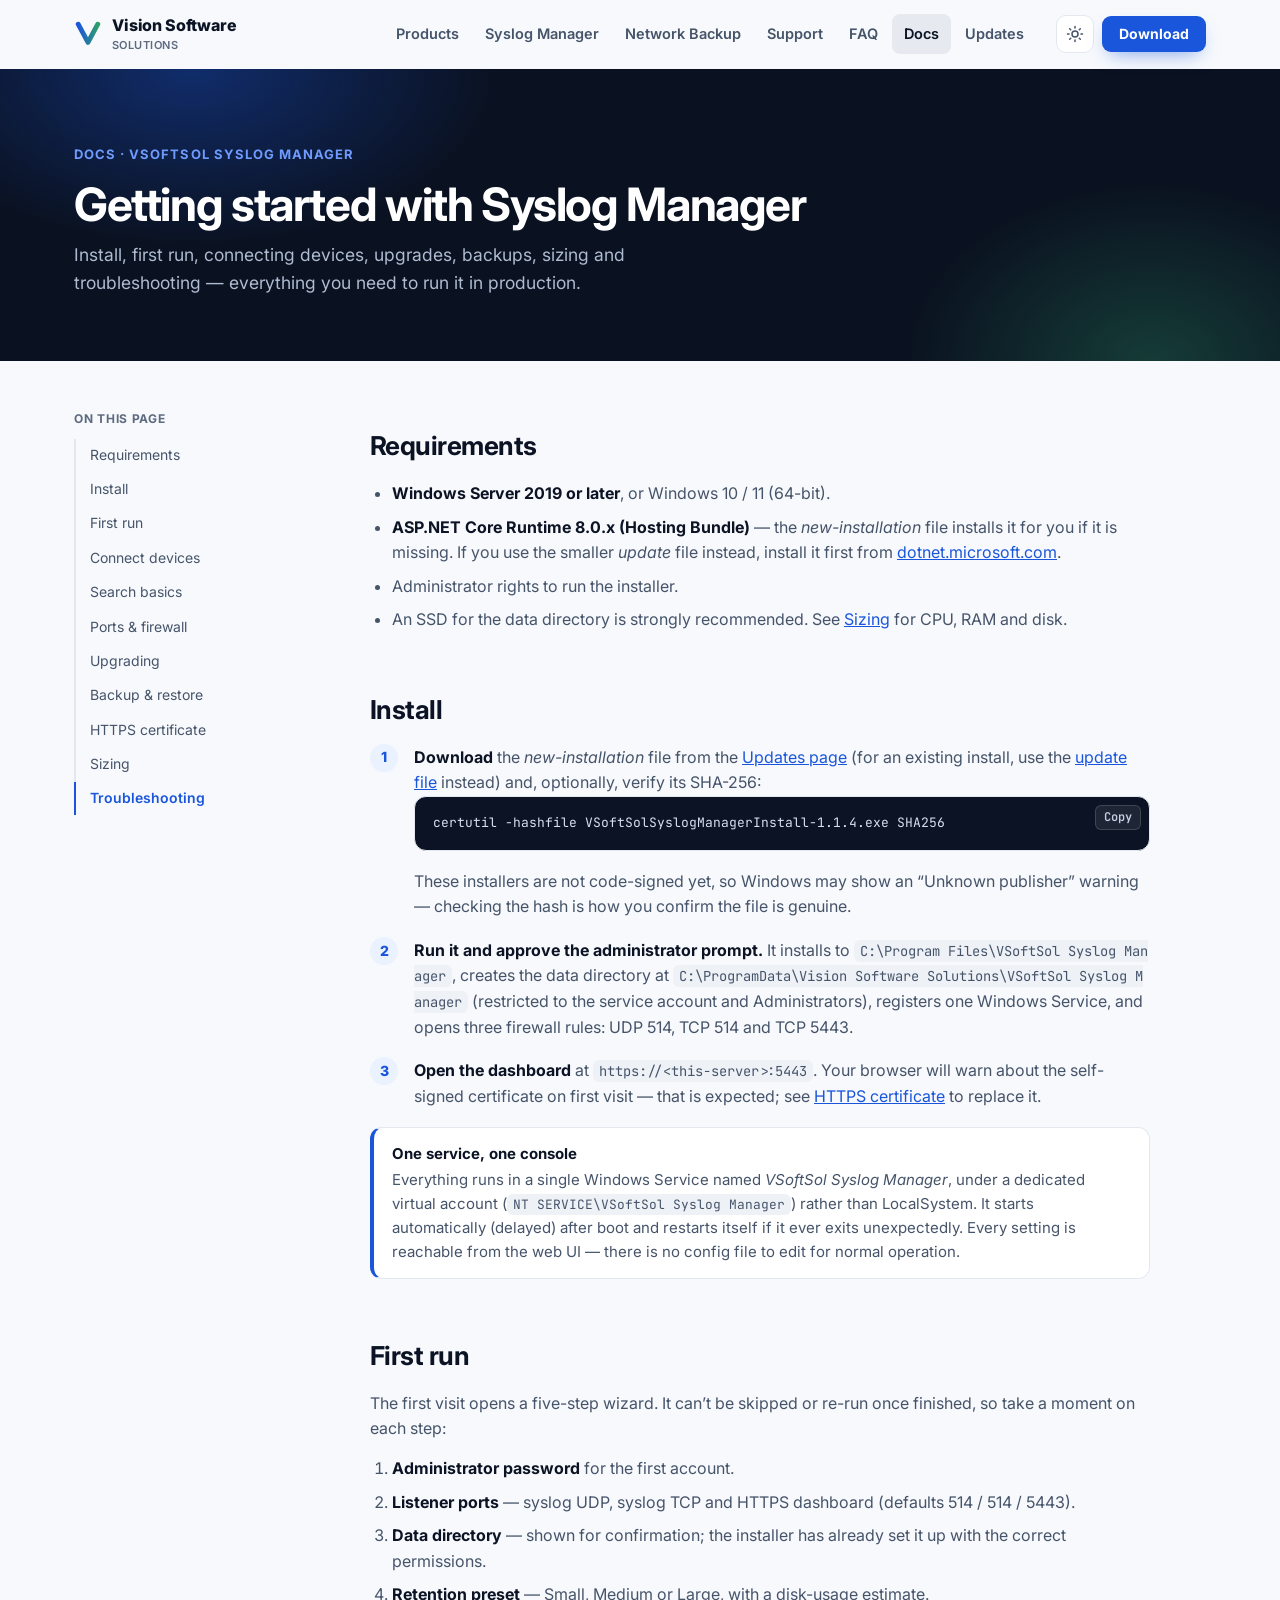
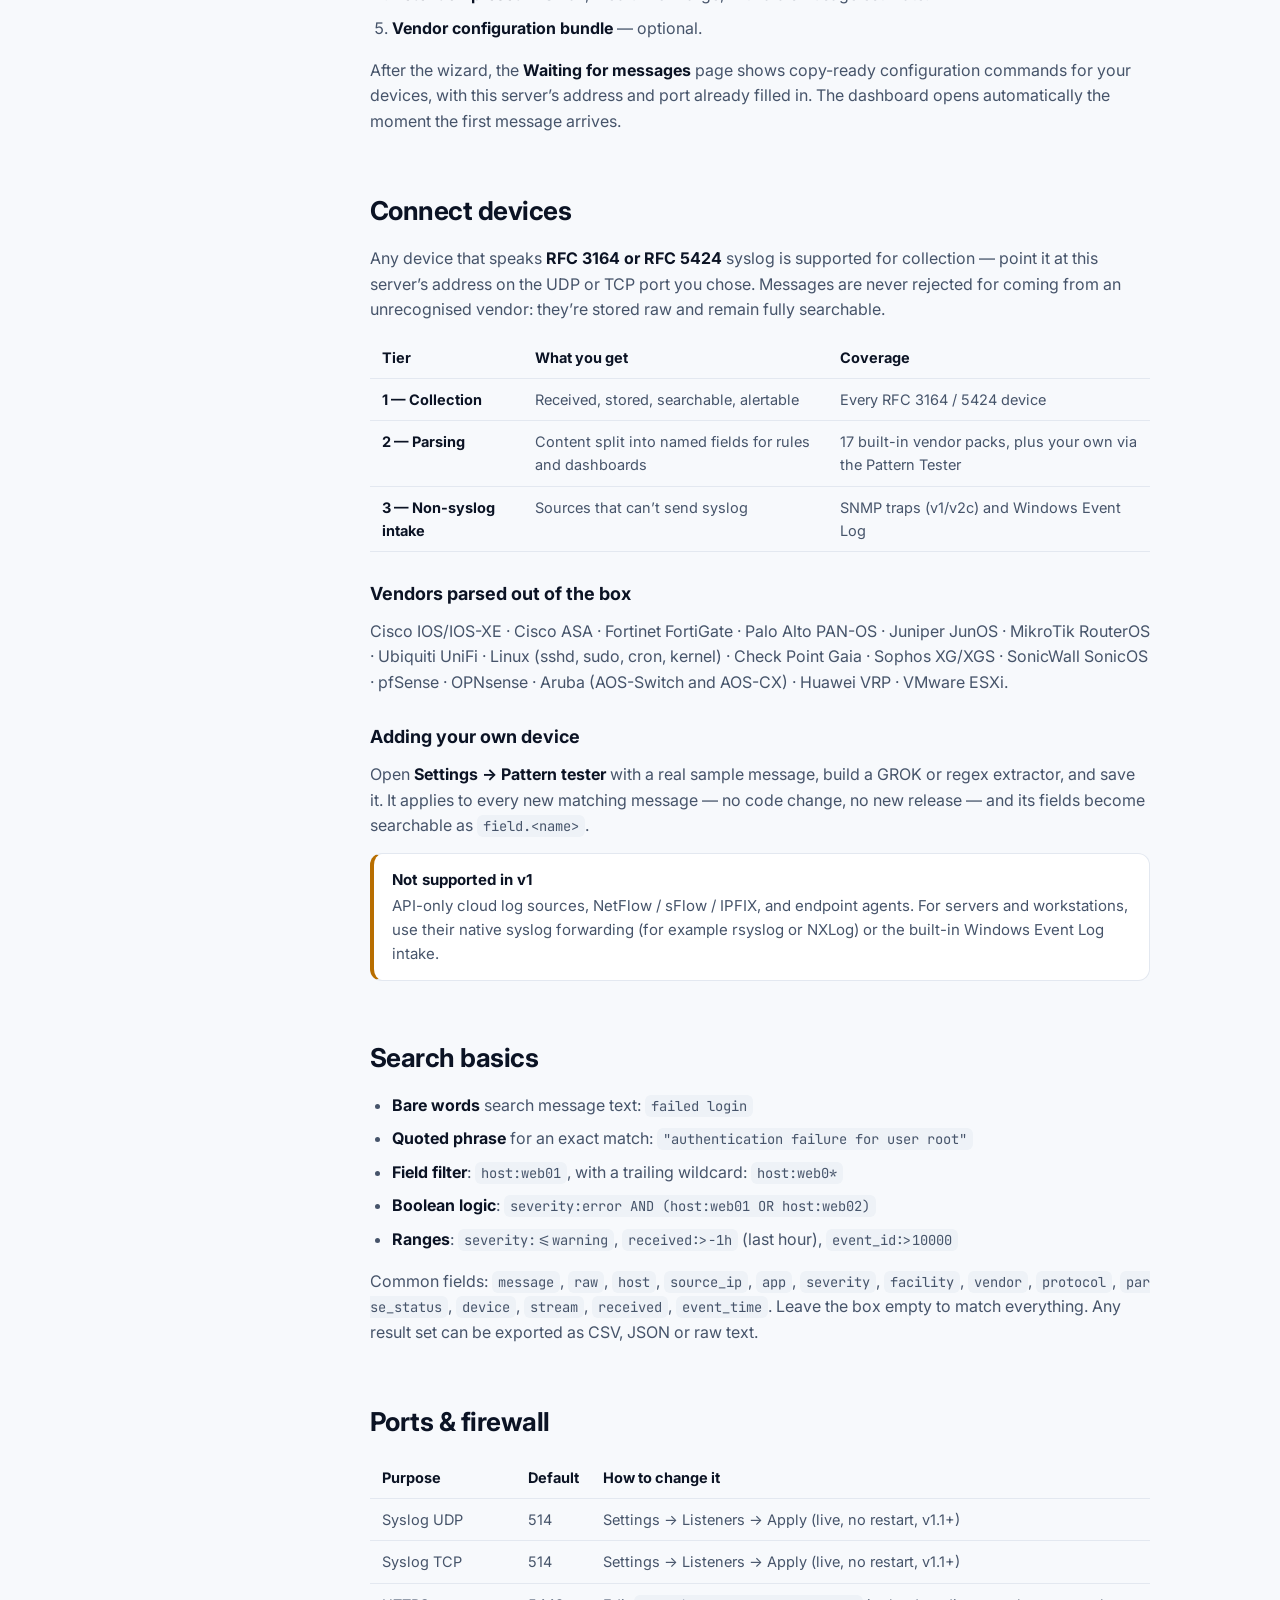
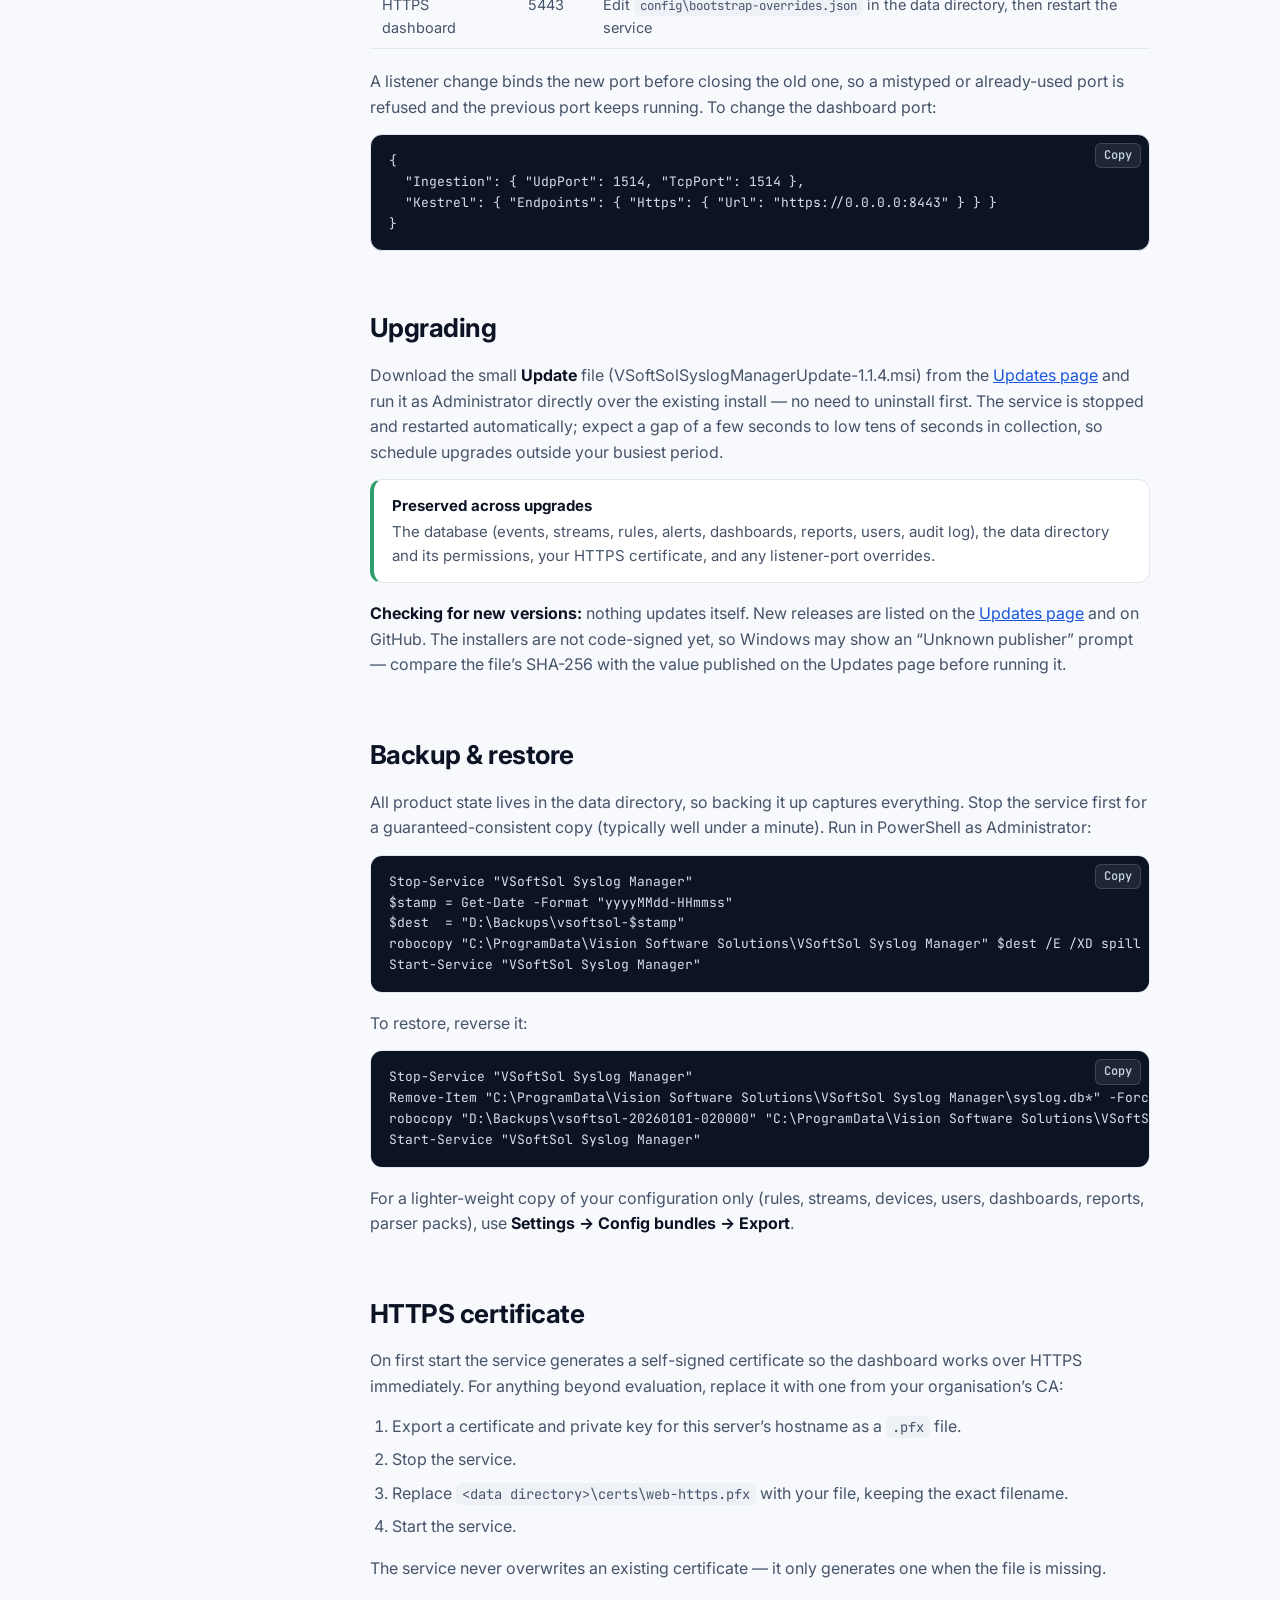
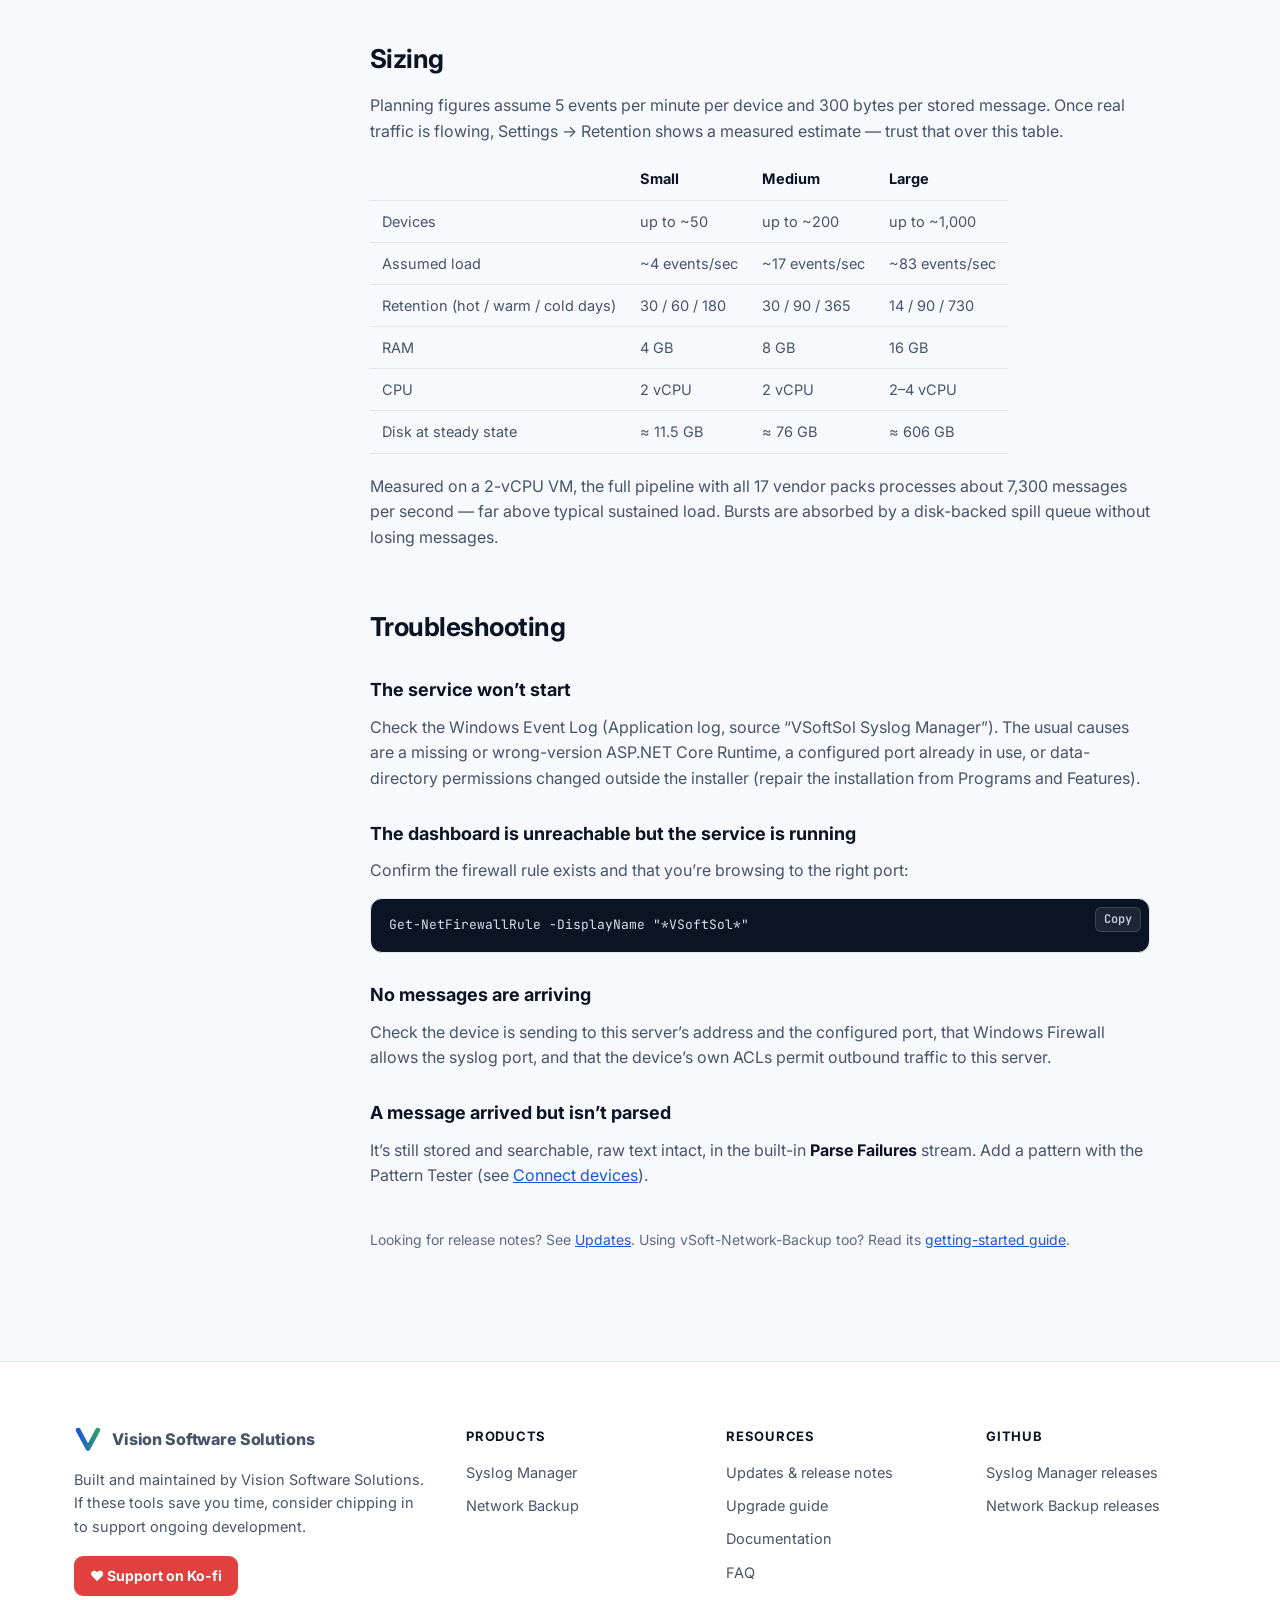
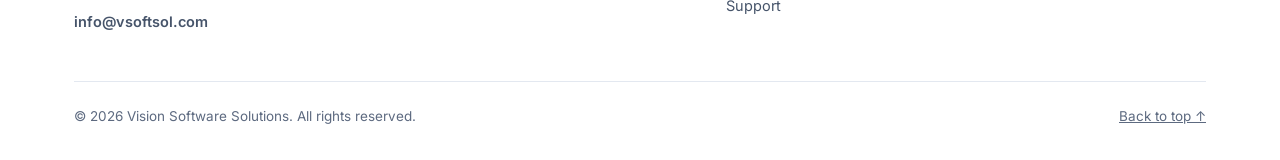
<file: docs/syslog-manager.html>
<!doctype html>
<html lang="en">
<head>
<meta charset="utf-8">
<meta name="viewport" content="width=device-width, initial-scale=1">
<title>Syslog Manager Guide — Vision Software Solutions</title>
<meta name="description" content="How to install, configure, upgrade, back up, size and troubleshoot VSoftSol Syslog Manager on Windows.">
<meta name="theme-color" content="#0a1120">
<link rel="canonical" href="https://www.vsoftsol.com/docs/syslog-manager.html">
<meta property="og:type" content="website">
<meta property="og:site_name" content="Vision Software Solutions">
<meta property="og:title" content="Syslog Manager Guide — Vision Software Solutions">
<meta property="og:description" content="How to install, configure, upgrade, back up, size and troubleshoot VSoftSol Syslog Manager on Windows.">
<meta property="og:url" content="https://www.vsoftsol.com/docs/syslog-manager.html">
<meta property="og:image" content="https://www.vsoftsol.com/og-image.png">
<meta name="twitter:card" content="summary_large_image">
<link rel="icon" href="/favicon.svg" type="image/svg+xml">
<link rel="preconnect" href="https://fonts.googleapis.com">
<link rel="preconnect" href="https://fonts.gstatic.com" crossorigin>
<link href="https://fonts.googleapis.com/css2?family=Inter:wght@400;500;600;700;800&family=JetBrains+Mono:wght@400;700&display=swap" rel="stylesheet">
<link rel="stylesheet" href="/styles.css">
<script src="/theme.js"></script>
</head>
<body>
<a class="skip" href="#main">Skip to content</a>

<header class="site-nav">
  <div class="wrap">
    <a class="brand" href="/" aria-label="Vision Software Solutions home">
      <svg viewBox="0 0 40 40" aria-hidden="true"><defs><linearGradient id="g1" x1="0" y1="0" x2="1" y2="0"><stop offset="0" stop-color="#1a56db"/><stop offset="1" stop-color="#2e9e6b"/></linearGradient></defs><path d="M6 6 L20 32 L34 6" fill="none" stroke="url(#g1)" stroke-width="7" stroke-linecap="round" stroke-linejoin="round"/></svg>
      <span>Vision Software<small>Solutions</small></span>
    </a>
    <nav class="links" id="site-links" aria-label="Main">
      <a href="/#products">Products</a>
      <a href="/#syslog-manager">Syslog Manager</a>
      <a href="/#network-backup">Network Backup</a>
      <a href="/support.html">Support</a>
      <a href="/#faq">FAQ</a>
      <a href="/docs/" aria-current="page">Docs</a>
      <a href="/updates.html">Updates</a>
    </nav>
    <div class="nav-actions">
      <button class="icon-btn theme-toggle" type="button" aria-label="Toggle dark mode">
        <svg class="i sun" viewBox="0 0 24 24"><circle cx="12" cy="12" r="4"/><path d="M12 2v2M12 20v2M4.9 4.9l1.4 1.4M17.7 17.7l1.4 1.4M2 12h2M20 12h2M4.9 19.1l1.4-1.4M17.7 6.3l1.4-1.4"/></svg>
        <svg class="i moon" viewBox="0 0 24 24"><path d="M21 12.8A9 9 0 1 1 11.2 3a7 7 0 0 0 9.8 9.8z"/></svg>
      </button>
      <a class="btn btn-blue btn-sm" href="/#products">Download</a>
      <button class="icon-btn menu-toggle" type="button" aria-label="Open menu" aria-expanded="false" aria-controls="site-links">
        <svg class="i" viewBox="0 0 24 24"><path d="M4 7h16M4 12h16M4 17h16"/></svg>
      </button>
    </div>
  </div>
</header>

<main id="main">
  <section class="page-hero">
    <div class="wrap">
      <span class="eyebrow">Docs · VSoftSol Syslog Manager</span>
      <h1>Getting started with Syslog Manager</h1>
      <p>Install, first run, connecting devices, upgrades, backups, sizing and troubleshooting — everything you need to run it in production.</p>
    </div>
  </section>

  <div class="wrap doc-layout">
    <nav class="toc" aria-label="On this page">
      <h4>On this page</h4>
      <ol>
        <li><a href="#requirements">Requirements</a></li>
        <li><a href="#install">Install</a></li>
        <li><a href="#first-run">First run</a></li>
        <li><a href="#devices">Connect devices</a></li>
        <li><a href="#search">Search basics</a></li>
        <li><a href="#ports">Ports &amp; firewall</a></li>
        <li><a href="#upgrade">Upgrading</a></li>
        <li><a href="#backup">Backup &amp; restore</a></li>
        <li><a href="#certificate">HTTPS certificate</a></li>
        <li><a href="#sizing">Sizing</a></li>
        <li><a href="#troubleshooting">Troubleshooting</a></li>
      </ol>
    </nav>

    <article class="prose">
      <section id="requirements">
        <h2>Requirements</h2>
        <ul>
          <li><strong>Windows Server 2019 or later</strong>, or Windows 10 / 11 (64-bit).</li>
          <li><strong>ASP.NET Core Runtime 8.0.x (Hosting Bundle)</strong> — the <em>new-installation</em> file installs it for you if it is missing. If you use the smaller <em>update</em> file instead, install it first from <a href="https://dotnet.microsoft.com/download/dotnet/8.0" target="_blank" rel="noopener">dotnet.microsoft.com</a>.</li>
          <li>Administrator rights to run the installer.</li>
          <li>An SSD for the data directory is strongly recommended. See <a href="#sizing">Sizing</a> for CPU, RAM and disk.</li>
        </ul>
      </section>

      <section id="install">
        <h2>Install</h2>
        <ol class="steps-list">
          <li><strong>Download</strong> the <em>new-installation</em> file from the <a href="/updates.html#new-install">Updates page</a> (for an existing install, use the <a href="/updates.html#update-file">update file</a> instead) and, optionally, verify its SHA-256:
            <pre><code>certutil -hashfile <span data-rel="syslogInstall.file">VSoftSolSyslogManagerInstall-1.1.4.exe</span> SHA256</code></pre>
            These installers are not code-signed yet, so Windows may show an “Unknown publisher” warning — checking the hash is how you confirm the file is genuine.
          </li>
          <li><strong>Run it and approve the administrator prompt.</strong> It installs to <code>C:\Program Files\VSoftSol Syslog Manager</code>, creates the data directory at <code>C:\ProgramData\Vision Software Solutions\VSoftSol Syslog Manager</code> (restricted to the service account and Administrators), registers one Windows Service, and opens three firewall rules: UDP 514, TCP 514 and TCP 5443.</li>
          <li><strong>Open the dashboard</strong> at <code>https://&lt;this-server&gt;:5443</code>. Your browser will warn about the self-signed certificate on first visit — that is expected; see <a href="#certificate">HTTPS certificate</a> to replace it.</li>
        </ol>
        <div class="callout">
          <strong>One service, one console</strong>
          Everything runs in a single Windows Service named <em>VSoftSol Syslog Manager</em>, under a dedicated virtual account (<code>NT SERVICE\VSoftSol Syslog Manager</code>) rather than LocalSystem. It starts automatically (delayed) after boot and restarts itself if it ever exits unexpectedly. Every setting is reachable from the web UI — there is no config file to edit for normal operation.
        </div>
      </section>

      <section id="first-run">
        <h2>First run</h2>
        <p>The first visit opens a five-step wizard. It can’t be skipped or re-run once finished, so take a moment on each step:</p>
        <ol>
          <li><strong>Administrator password</strong> for the first account.</li>
          <li><strong>Listener ports</strong> — syslog UDP, syslog TCP and HTTPS dashboard (defaults 514 / 514 / 5443).</li>
          <li><strong>Data directory</strong> — shown for confirmation; the installer has already set it up with the correct permissions.</li>
          <li><strong>Retention preset</strong> — Small, Medium or Large, with a disk-usage estimate.</li>
          <li><strong>Vendor configuration bundle</strong> — optional.</li>
        </ol>
        <p>After the wizard, the <strong>Waiting for messages</strong> page shows copy-ready configuration commands for your devices, with this server’s address and port already filled in. The dashboard opens automatically the moment the first message arrives.</p>
      </section>

      <section id="devices">
        <h2>Connect devices</h2>
        <p>Any device that speaks <strong>RFC 3164 or RFC 5424</strong> syslog is supported for collection — point it at this server’s address on the UDP or TCP port you chose. Messages are never rejected for coming from an unrecognised vendor: they’re stored raw and remain fully searchable.</p>
        <table>
          <thead><tr><th>Tier</th><th>What you get</th><th>Coverage</th></tr></thead>
          <tbody>
            <tr><td><strong>1 — Collection</strong></td><td>Received, stored, searchable, alertable</td><td>Every RFC 3164 / 5424 device</td></tr>
            <tr><td><strong>2 — Parsing</strong></td><td>Content split into named fields for rules and dashboards</td><td>17 built-in vendor packs, plus your own via the Pattern Tester</td></tr>
            <tr><td><strong>3 — Non-syslog intake</strong></td><td>Sources that can’t send syslog</td><td>SNMP traps (v1/v2c) and Windows Event Log</td></tr>
          </tbody>
        </table>
        <h3>Vendors parsed out of the box</h3>
        <p>Cisco IOS/IOS-XE · Cisco ASA · Fortinet FortiGate · Palo Alto PAN-OS · Juniper JunOS · MikroTik RouterOS · Ubiquiti UniFi · Linux (sshd, sudo, cron, kernel) · Check Point Gaia · Sophos XG/XGS · SonicWall SonicOS · pfSense · OPNsense · Aruba (AOS-Switch and AOS-CX) · Huawei VRP · VMware ESXi.</p>
        <h3>Adding your own device</h3>
        <p>Open <strong>Settings → Pattern tester</strong> with a real sample message, build a GROK or regex extractor, and save it. It applies to every new matching message — no code change, no new release — and its fields become searchable as <code>field.&lt;name&gt;</code>.</p>
        <div class="callout warn">
          <strong>Not supported in v1</strong>
          API-only cloud log sources, NetFlow / sFlow / IPFIX, and endpoint agents. For servers and workstations, use their native syslog forwarding (for example rsyslog or NXLog) or the built-in Windows Event Log intake.
        </div>
      </section>

      <section id="search">
        <h2>Search basics</h2>
        <ul>
          <li><strong>Bare words</strong> search message text: <code>failed login</code></li>
          <li><strong>Quoted phrase</strong> for an exact match: <code>"authentication failure for user root"</code></li>
          <li><strong>Field filter</strong>: <code>host:web01</code>, with a trailing wildcard: <code>host:web0*</code></li>
          <li><strong>Boolean logic</strong>: <code>severity:error AND (host:web01 OR host:web02)</code></li>
          <li><strong>Ranges</strong>: <code>severity:&lt;=warning</code>, <code>received:&gt;-1h</code> (last hour), <code>event_id:&gt;10000</code></li>
        </ul>
        <p>Common fields: <code>message</code>, <code>raw</code>, <code>host</code>, <code>source_ip</code>, <code>app</code>, <code>severity</code>, <code>facility</code>, <code>vendor</code>, <code>protocol</code>, <code>parse_status</code>, <code>device</code>, <code>stream</code>, <code>received</code>, <code>event_time</code>. Leave the box empty to match everything. Any result set can be exported as CSV, JSON or raw text.</p>
      </section>

      <section id="ports">
        <h2>Ports &amp; firewall</h2>
        <table>
          <thead><tr><th>Purpose</th><th>Default</th><th>How to change it</th></tr></thead>
          <tbody>
            <tr><td>Syslog UDP</td><td>514</td><td>Settings → Listeners → Apply (live, no restart, v1.1+)</td></tr>
            <tr><td>Syslog TCP</td><td>514</td><td>Settings → Listeners → Apply (live, no restart, v1.1+)</td></tr>
            <tr><td>HTTPS dashboard</td><td>5443</td><td>Edit <code>config\bootstrap-overrides.json</code> in the data directory, then restart the service</td></tr>
          </tbody>
        </table>
        <p>A listener change binds the new port before closing the old one, so a mistyped or already-used port is refused and the previous port keeps running. To change the dashboard port:</p>
        <pre><code>{
  "Ingestion": { "UdpPort": 1514, "TcpPort": 1514 },
  "Kestrel": { "Endpoints": { "Https": { "Url": "https://0.0.0.0:8443" } } }
}</code></pre>
      </section>

      <section id="upgrade">
        <h2>Upgrading</h2>
        <p>Download the small <strong>Update</strong> file (<span data-rel="syslog.file">VSoftSolSyslogManagerUpdate-1.1.4.msi</span>) from the <a href="/updates.html#update-file">Updates page</a> and run it as Administrator directly over the existing install — no need to uninstall first. The service is stopped and restarted automatically; expect a gap of a few seconds to low tens of seconds in collection, so schedule upgrades outside your busiest period.</p>
        <div class="callout ok">
          <strong>Preserved across upgrades</strong>
          The database (events, streams, rules, alerts, dashboards, reports, users, audit log), the data directory and its permissions, your HTTPS certificate, and any listener-port overrides.
        </div>
        <p><strong>Checking for new versions:</strong> nothing updates itself. New releases are listed on the <a href="/updates.html">Updates page</a> and on GitHub. The installers are not code-signed yet, so Windows may show an “Unknown publisher” prompt — compare the file’s SHA-256 with the value published on the Updates page before running it.</p>
      </section>

      <section id="backup">
        <h2>Backup &amp; restore</h2>
        <p>All product state lives in the data directory, so backing it up captures everything. Stop the service first for a guaranteed-consistent copy (typically well under a minute). Run in PowerShell as Administrator:</p>
        <pre><code>Stop-Service "VSoftSol Syslog Manager"
$stamp = Get-Date -Format "yyyyMMdd-HHmmss"
$dest  = "D:\Backups\vsoftsol-$stamp"
robocopy "C:\ProgramData\Vision Software Solutions\VSoftSol Syslog Manager" $dest /E /XD spill /R:2 /W:5
Start-Service "VSoftSol Syslog Manager"</code></pre>
        <p>To restore, reverse it:</p>
        <pre><code>Stop-Service "VSoftSol Syslog Manager"
Remove-Item "C:\ProgramData\Vision Software Solutions\VSoftSol Syslog Manager\syslog.db*" -Force
robocopy "D:\Backups\vsoftsol-20260101-020000" "C:\ProgramData\Vision Software Solutions\VSoftSol Syslog Manager" /E /R:2 /W:5
Start-Service "VSoftSol Syslog Manager"</code></pre>
        <p>For a lighter-weight copy of your configuration only (rules, streams, devices, users, dashboards, reports, parser packs), use <strong>Settings → Config bundles → Export</strong>.</p>
      </section>

      <section id="certificate">
        <h2>HTTPS certificate</h2>
        <p>On first start the service generates a self-signed certificate so the dashboard works over HTTPS immediately. For anything beyond evaluation, replace it with one from your organisation’s CA:</p>
        <ol>
          <li>Export a certificate and private key for this server’s hostname as a <code>.pfx</code> file.</li>
          <li>Stop the service.</li>
          <li>Replace <code>&lt;data directory&gt;\certs\web-https.pfx</code> with your file, keeping the exact filename.</li>
          <li>Start the service.</li>
        </ol>
        <p>The service never overwrites an existing certificate — it only generates one when the file is missing.</p>
      </section>

      <section id="sizing">
        <h2>Sizing</h2>
        <p>Planning figures assume 5 events per minute per device and 300 bytes per stored message. Once real traffic is flowing, Settings → Retention shows a measured estimate — trust that over this table.</p>
        <table>
          <thead><tr><th></th><th>Small</th><th>Medium</th><th>Large</th></tr></thead>
          <tbody>
            <tr><td>Devices</td><td>up to ~50</td><td>up to ~200</td><td>up to ~1,000</td></tr>
            <tr><td>Assumed load</td><td>~4 events/sec</td><td>~17 events/sec</td><td>~83 events/sec</td></tr>
            <tr><td>Retention (hot / warm / cold days)</td><td>30 / 60 / 180</td><td>30 / 90 / 365</td><td>14 / 90 / 730</td></tr>
            <tr><td>RAM</td><td>4 GB</td><td>8 GB</td><td>16 GB</td></tr>
            <tr><td>CPU</td><td>2 vCPU</td><td>2 vCPU</td><td>2–4 vCPU</td></tr>
            <tr><td>Disk at steady state</td><td>≈ 11.5 GB</td><td>≈ 76 GB</td><td>≈ 606 GB</td></tr>
          </tbody>
        </table>
        <p>Measured on a 2-vCPU VM, the full pipeline with all 17 vendor packs processes about 7,300 messages per second — far above typical sustained load. Bursts are absorbed by a disk-backed spill queue without losing messages.</p>
      </section>

      <section id="troubleshooting">
        <h2>Troubleshooting</h2>
        <h3>The service won’t start</h3>
        <p>Check the Windows Event Log (Application log, source “VSoftSol Syslog Manager”). The usual causes are a missing or wrong-version ASP.NET Core Runtime, a configured port already in use, or data-directory permissions changed outside the installer (repair the installation from Programs and Features).</p>
        <h3>The dashboard is unreachable but the service is running</h3>
        <p>Confirm the firewall rule exists and that you’re browsing to the right port:</p>
        <pre><code>Get-NetFirewallRule -DisplayName "*VSoftSol*"</code></pre>
        <h3>No messages are arriving</h3>
        <p>Check the device is sending to this server’s address and the configured port, that Windows Firewall allows the syslog port, and that the device’s own ACLs permit outbound traffic to this server.</p>
        <h3>A message arrived but isn’t parsed</h3>
        <p>It’s still stored and searchable, raw text intact, in the built-in <strong>Parse Failures</strong> stream. Add a pattern with the Pattern Tester (see <a href="#devices">Connect devices</a>).</p>
      </section>

      <p style="color:var(--text-3);font-size:14px;">Looking for release notes? See <a href="/updates.html">Updates</a>. Using vSoft-Network-Backup too? Read its <a href="/docs/network-backup.html">getting-started guide</a>.</p>
    </article>
  </div>
</main>

<footer class="site-footer">
  <div class="wrap">
    <div class="footer-grid">
      <div>
        <a class="brand" href="/">
          <svg viewBox="0 0 40 40" aria-hidden="true"><path d="M6 6 L20 32 L34 6" fill="none" stroke="url(#g1)" stroke-width="7" stroke-linecap="round" stroke-linejoin="round"/></svg>
          <span>Vision Software Solutions</span>
        </a>
        <p class="support">Built and maintained by Vision Software Solutions. If these tools save you time, consider chipping in to support ongoing development.</p>
        <a class="kofi" href="https://ko-fi.com/vsoft" target="_blank" rel="noopener">♥ Support on Ko-fi</a>
        <p class="footer-email"><a href="mailto:info@vsoftsol.com">info@vsoftsol.com</a></p>
      </div>
      <div>
        <h4>Products</h4>
        <ul>
          <li><a href="/#syslog-manager">Syslog Manager</a></li>
          <li><a href="/#network-backup">Network Backup</a></li>
        </ul>
      </div>
      <div>
        <h4>Resources</h4>
        <ul>
          <li><a href="/updates.html">Updates &amp; release notes</a></li>
          <li><a href="/updates.html#how-to-update">Upgrade guide</a></li>
          <li><a href="/docs/">Documentation</a></li>
          <li><a href="/#faq">FAQ</a></li>
          <li><a href="/support.html">Support</a></li>
        </ul>
      </div>
      <div>
        <h4>GitHub</h4>
        <ul>
          <li><a href="https://github.com/saqibtechnn/vsoftsol-syslog-manager/releases" target="_blank" rel="noopener">Syslog Manager releases</a></li>
          <li><a href="https://github.com/saqibtechnn/vSoft-Baclup-Updates/releases" target="_blank" rel="noopener">Network Backup releases</a></li>
        </ul>
      </div>
    </div>
    <div class="footer-bottom">
      <span>© <span class="year">2026</span> Vision Software Solutions. All rights reserved.</span>
      <a href="#main">Back to top ↑</a>
    </div>
  </div>
</footer>

<script src="/app.js" defer></script>
</body>
</html>
</file>
<file: styles.css>
/* =========================================================
   Vision Software Solutions — site styles
   ========================================================= */
:root {
  --bg: #f7f9fc;
  --bg-2: #ffffff;
  --card: #ffffff;
  --border: #e3e8f0;
  --border-2: #cfd8e5;
  --text: #0b1324;
  --text-2: #46546a;
  --text-3: #5d6a80;
  --blue: #1a56db;
  --blue-dark: #1743ad;
  --blue-soft: #eaf1ff;
  --syslog: #0f4c81;
  --syslog-dark: #0c3d68;
  --green: #2e9e6b;
  --green-soft: #e6f5ee;
  --amber: #b86e00;
  --amber-soft: #fff3df;
  --code-bg: #eef2f7;
  --radius: 16px;
  --radius-sm: 10px;
  --shadow-sm: 0 1px 2px rgba(11,19,36,.05);
  --shadow: 0 1px 3px rgba(11,19,36,.05), 0 10px 30px -10px rgba(11,19,36,.12);
  --shadow-lg: 0 30px 60px -20px rgba(11,19,36,.28);
  --nav-bg: rgba(247,249,252,.82);
  --hero-bg: #0a1120;
  --font: "Inter", -apple-system, BlinkMacSystemFont, "Segoe UI", Roboto, Helvetica, Arial, sans-serif;
  --mono: "JetBrains Mono", ui-monospace, SFMono-Regular, Menlo, Consolas, monospace;
  color-scheme: light;
}
:root[data-theme="dark"] {
  --bg: #0a1120;
  --bg-2: #0e1729;
  --card: #111c31;
  --border: #1f2c44;
  --border-2: #2c3b57;
  --text: #e8eef8;
  --text-2: #a8b5ca;
  --text-3: #7d8ba3;
  --blue: #4a7dff;
  --blue-dark: #3a6af0;
  --blue-soft: #16244a;
  --syslog: #2f7fc4;
  --syslog-dark: #2569a6;
  --green: #3fbf86;
  --green-soft: #12301f;
  --amber: #f0a73a;
  --amber-soft: #33240c;
  --code-bg: #182640;
  --shadow: 0 1px 3px rgba(0,0,0,.3), 0 10px 30px -10px rgba(0,0,0,.5);
  --nav-bg: rgba(10,17,32,.8);
  color-scheme: dark;
}

* { box-sizing: border-box; }
html { scroll-behavior: smooth; scroll-padding-top: 84px; }
body {
  margin: 0;
  background: var(--bg);
  color: var(--text);
  font-family: var(--font);
  font-size: 16px;
  line-height: 1.6;
  -webkit-font-smoothing: antialiased;
  transition: background-color .25s, color .25s;
}
a { color: inherit; }
img, svg { max-width: 100%; }
code { font-family: var(--mono); font-size: .86em; background: var(--code-bg); padding: 2px 6px; border-radius: 6px; word-break: break-all; }
.wrap { max-width: 1180px; margin: 0 auto; padding: 0 24px; }
@media (max-width: 520px) { .wrap { padding: 0 16px; } }
.i { fill: none; stroke: currentColor; stroke-width: 2; stroke-linecap: round; stroke-linejoin: round; }
.sr-only { position: absolute; width: 1px; height: 1px; overflow: hidden; clip: rect(0 0 0 0); white-space: nowrap; }
.skip { position: absolute; left: -999px; top: 8px; background: var(--blue); color: #fff; padding: 8px 14px; border-radius: 8px; z-index: 100; }
.skip:focus { left: 8px; }
:focus-visible { outline: 2px solid var(--blue); outline-offset: 2px; border-radius: 6px; }

/* ---------- Nav ---------- */
header.site-nav {
  position: sticky; top: 0; z-index: 50;
  background: var(--nav-bg);
  backdrop-filter: saturate(160%) blur(12px);
  -webkit-backdrop-filter: saturate(160%) blur(12px);
  border-bottom: 1px solid transparent;
  transition: border-color .2s, box-shadow .2s;
}
header.site-nav.scrolled { border-bottom-color: var(--border); box-shadow: var(--shadow-sm); }
.site-nav .wrap { display: flex; align-items: center; gap: 20px; min-height: 68px; }
.brand { display: flex; align-items: center; gap: 10px; text-decoration: none; font-weight: 800; color: var(--text); white-space: nowrap; letter-spacing: -.01em; }
.brand svg { height: 28px; width: 28px; flex: none; }
.brand span { font-size: 16px; }
.brand small { display: block; font-size: 11px; font-weight: 600; color: var(--text-3); letter-spacing: .04em; text-transform: uppercase; margin-top: -2px; }
nav.links { display: flex; align-items: center; gap: 2px; margin-left: auto; }
nav.links a {
  text-decoration: none; color: var(--text-2); font-weight: 600; font-size: 14.5px;
  padding: 8px 12px; border-radius: 8px; transition: color .15s, background .15s;
}
nav.links a:hover { color: var(--text); background: rgba(127,140,160,.1); }
nav.links a[aria-current="page"], nav.links a.active { color: var(--text); background: rgba(127,140,160,.14); }
.nav-actions { display: flex; align-items: center; gap: 8px; }
.icon-btn {
  display: inline-flex; align-items: center; justify-content: center;
  width: 38px; height: 38px; border-radius: 10px; border: 1px solid var(--border);
  background: var(--card); color: var(--text-2); cursor: pointer; transition: color .15s, border-color .15s;
}
.icon-btn:hover { color: var(--text); border-color: var(--border-2); }
.icon-btn svg { width: 18px; height: 18px; }
.theme-toggle .moon { display: none; }
:root[data-theme="dark"] .theme-toggle .moon { display: block; }
:root[data-theme="dark"] .theme-toggle .sun { display: none; }
.menu-toggle { display: none; }
@media (max-width: 900px) {
  .menu-toggle { display: inline-flex; }
  .nav-actions .btn { display: none; }
  nav.links {
    position: absolute; top: 68px; left: 0; right: 0;
    flex-direction: column; align-items: stretch; gap: 2px;
    background: var(--bg-2); border-bottom: 1px solid var(--border);
    padding: 10px 16px 18px; box-shadow: var(--shadow);
    display: none;
  }
  nav.links.open { display: flex; }
  nav.links a { padding: 12px 14px; font-size: 15.5px; }
  .nav-actions { margin-left: auto; }
}

/* ---------- Buttons ---------- */
.btn {
  display: inline-flex; align-items: center; justify-content: center; gap: 8px;
  border-radius: 11px; font-weight: 700; text-decoration: none; cursor: pointer;
  padding: 13px 22px; font-size: 15px; border: 1px solid transparent; line-height: 1.2;
  transition: transform .15s, background .15s, box-shadow .15s, border-color .15s;
  font-family: inherit;
}
.btn:hover { transform: translateY(-1px); }
.btn svg { width: 18px; height: 18px; flex: none; }
.btn-sm { padding: 9px 16px; font-size: 14px; border-radius: 9px; }
.btn-blue { background: var(--blue); color: #fff; box-shadow: 0 8px 20px -8px rgba(26,86,219,.6); }
.btn-blue:hover { background: var(--blue-dark); }
.btn-syslog { background: var(--syslog); color: #fff; box-shadow: 0 8px 20px -8px rgba(15,76,129,.6); }
.btn-syslog:hover { background: var(--syslog-dark); }
.btn-ghost { background: var(--card); color: var(--text); border-color: var(--border); }
.btn-ghost:hover { border-color: var(--border-2); }
.btn-light { background: #fff; color: #0b1324; }
.btn-outline-light { background: rgba(255,255,255,.06); color: #fff; border-color: rgba(255,255,255,.2); }
.btn-outline-light:hover { background: rgba(255,255,255,.12); }

/* ---------- Hero ---------- */
.hero {
  position: relative; overflow: hidden;
  background: var(--hero-bg); color: #e8eef8;
  padding: 96px 0 104px;
  isolation: isolate;
}
.hero::before {
  content: ""; position: absolute; inset: 0; z-index: -2;
  background:
    radial-gradient(600px 400px at 12% 10%, rgba(26,86,219,.35), transparent 60%),
    radial-gradient(520px 380px at 88% 80%, rgba(46,158,107,.25), transparent 60%);
}
.hero::after {
  content: ""; position: absolute; inset: 0; z-index: -1;
  background-image:
    linear-gradient(rgba(255,255,255,.045) 1px, transparent 1px),
    linear-gradient(90deg, rgba(255,255,255,.045) 1px, transparent 1px);
  background-size: 48px 48px;
  mask-image: radial-gradient(ellipse at center, #000 30%, transparent 75%);
  -webkit-mask-image: radial-gradient(ellipse at center, #000 30%, transparent 75%);
}
.hero-grid { display: grid; grid-template-columns: 1.05fr 1fr; gap: 56px; align-items: center; }
@media (max-width: 980px) { .hero-grid { grid-template-columns: 1fr; gap: 48px; } .hero { padding: 64px 0 72px; } }
.announce {
  display: inline-flex; align-items: center; gap: 10px;
  padding: 6px 14px 6px 6px; border-radius: 999px;
  background: rgba(255,255,255,.06); border: 1px solid rgba(255,255,255,.14);
  color: #cdd8ea; font-size: 13.5px; font-weight: 600; text-decoration: none;
  margin-bottom: 24px; transition: background .15s;
}
.announce:hover { background: rgba(255,255,255,.1); }
.announce .pill { background: var(--green); color: #fff; font-size: 11.5px; font-weight: 800; letter-spacing: .04em; text-transform: uppercase; padding: 3px 9px; border-radius: 999px; }
.hero h1 {
  font-size: clamp(34px, 5vw, 56px); line-height: 1.06; letter-spacing: -.03em;
  margin: 0 0 20px; font-weight: 800; color: #fff;
}
.grad-text { background: linear-gradient(90deg, #6f9bff, #4fd3a0); -webkit-background-clip: text; background-clip: text; color: transparent; }
.hero .lead { font-size: 18.5px; color: #aebbd0; max-width: 560px; margin: 0 0 32px; }
.hero .cta-row { justify-content: flex-start; }
.trust { display: flex; flex-wrap: wrap; gap: 10px 22px; margin-top: 36px; padding: 0; list-style: none; color: #9fb0c9; font-size: 14px; font-weight: 500; }
.trust li { display: flex; align-items: center; gap: 8px; }
.trust svg { width: 16px; height: 16px; color: #4fd3a0; flex: none; }

/* Live console mock */
.console {
  background: rgba(8,14,27,.85); border: 1px solid rgba(255,255,255,.1);
  border-radius: 16px; box-shadow: 0 40px 80px -30px rgba(0,0,0,.7), 0 0 0 1px rgba(255,255,255,.02) inset;
  overflow: hidden; font-family: var(--mono); font-size: 12.5px;
  backdrop-filter: blur(6px);
}
.console-bar { display: flex; align-items: center; gap: 8px; padding: 12px 16px; border-bottom: 1px solid rgba(255,255,255,.08); background: rgba(255,255,255,.03); }
.console-bar i { width: 11px; height: 11px; border-radius: 50%; background: #334155; display: block; }
.console-bar i:nth-child(1) { background: #ef5f57; } .console-bar i:nth-child(2) { background: #f4bd4f; } .console-bar i:nth-child(3) { background: #5ecb62; }
.console-bar .title { margin-left: 10px; color: #8a9ab3; font-family: var(--font); font-size: 12.5px; font-weight: 600; }
.console-bar .live { margin-left: auto; display: flex; align-items: center; gap: 6px; color: #4fd3a0; font-family: var(--font); font-size: 12px; font-weight: 700; }
.console-bar .live::before { content: ""; width: 7px; height: 7px; border-radius: 50%; background: #4fd3a0; animation: pulse 1.6s infinite; }
@keyframes pulse { 0%{box-shadow:0 0 0 0 rgba(79,211,160,.6)} 70%{box-shadow:0 0 0 8px rgba(79,211,160,0)} 100%{box-shadow:0 0 0 0 rgba(79,211,160,0)} }
.console-stats { display: grid; grid-template-columns: repeat(3,1fr); border-bottom: 1px solid rgba(255,255,255,.08); }
.console-stats div { padding: 12px 16px; border-right: 1px solid rgba(255,255,255,.06); }
.console-stats div:last-child { border-right: 0; }
.console-stats b { display: block; color: #fff; font-size: 17px; font-family: var(--font); font-weight: 800; font-variant-numeric: tabular-nums; }
.console-stats span { color: #7d8ba3; font-family: var(--font); font-size: 11.5px; font-weight: 600; text-transform: uppercase; letter-spacing: .05em; }
.log { height: 272px; overflow: hidden; padding: 10px 0; position: relative; }
.log::after { content: ""; position: absolute; left: 0; right: 0; bottom: 0; height: 48px; background: linear-gradient(transparent, rgba(8,14,27,.95)); pointer-events: none; }
.log-line { display: grid; grid-template-columns: 64px 54px 108px 1fr; gap: 10px; padding: 3px 16px; color: #c3cee0; white-space: nowrap; animation: slideIn .35s ease-out; }
.log-line > span { overflow: hidden; text-overflow: ellipsis; }
.log-line .t { color: #62718a; }
.log-line .h { color: #8fb3ff; }
.sev { font-weight: 700; }
.sev-err { color: #ff7a7a; } .sev-warn { color: #f4bd4f; } .sev-info { color: #4fd3a0; } .sev-note { color: #8fb3ff; }
@keyframes slideIn { from { opacity: 0; transform: translateY(-6px); background: rgba(79,211,160,.08); } to { opacity: 1; transform: none; background: transparent; } }
@media (max-width: 560px) { .log-line { grid-template-columns: 50px 46px 1fr; } .log-line .h { display: none; } .console { font-size: 11.5px; } }

/* ---------- Sections ---------- */
.section { padding: 104px 0; }
.section.tight { padding: 72px 0; }
.section.alt { background: var(--bg-2); border-top: 1px solid var(--border); border-bottom: 1px solid var(--border); }
@media (max-width: 620px) { .section { padding: 64px 0; } .section.tight { padding: 48px 0; } }
.eyebrow { display: inline-block; font-weight: 700; font-size: 13px; letter-spacing: .08em; text-transform: uppercase; color: var(--blue); margin-bottom: 14px; }
.eyebrow.syslog { color: var(--syslog); }
:root[data-theme="dark"] .eyebrow.syslog { color: #6fb2ef; }
.section-head { text-align: center; max-width: 740px; margin: 0 auto 56px; }
.section-head h2 { font-size: clamp(28px, 3.6vw, 40px); line-height: 1.15; letter-spacing: -.025em; margin: 0 0 16px; font-weight: 800; }
.section-head p { color: var(--text-2); font-size: 17.5px; margin: 0; }
.section-title { text-align: center; font-size: 24px; font-weight: 800; margin: 72px 0 28px; letter-spacing: -.015em; }

/* Stats band */
.stats { display: grid; grid-template-columns: repeat(4, 1fr); gap: 1px; background: var(--border); border: 1px solid var(--border); border-radius: var(--radius); overflow: hidden; }
.stats > div { background: var(--card); padding: 28px 24px; text-align: center; }
.stats b { display: block; font-size: 36px; font-weight: 800; letter-spacing: -.03em; line-height: 1.1; font-variant-numeric: tabular-nums; }
.stats span { color: var(--text-3); font-size: 14px; font-weight: 500; }
@media (max-width: 760px) { .stats { grid-template-columns: repeat(2, 1fr); } }

/* Product overview cards */
.product-picker { display: grid; grid-template-columns: 1fr 1fr; gap: 24px; }
@media (max-width: 820px) { .product-picker { grid-template-columns: 1fr; } }
.pick-card {
  position: relative; overflow: hidden;
  background: var(--card); border: 1px solid var(--border); border-radius: 20px;
  padding: 32px; box-shadow: var(--shadow); text-decoration: none; color: var(--text);
  display: flex; flex-direction: column; gap: 12px;
  transition: transform .2s, border-color .2s, box-shadow .2s;
}
.pick-card::before { content: ""; position: absolute; left: 0; right: 0; top: 0; height: 4px; background: var(--accent, var(--blue)); }
.pick-card:hover { transform: translateY(-4px); border-color: var(--border-2); box-shadow: var(--shadow-lg); }
.pb-blue { --accent: linear-gradient(90deg, #1a56db, #6f9bff); }
.pb-syslog { --accent: linear-gradient(90deg, #0f4c81, #2e9e6b); }
.pick-head { display: flex; align-items: center; gap: 14px; }
.pick-icon { width: 48px; height: 48px; border-radius: 12px; display: grid; place-items: center; flex: none; }
.pick-icon svg { width: 24px; height: 24px; }
.pb-blue .pick-icon { background: var(--blue-soft); color: var(--blue); }
.pb-syslog .pick-icon { background: var(--green-soft); color: var(--green); }
.pick-badge { font-size: 12px; font-weight: 700; letter-spacing: .05em; text-transform: uppercase; color: var(--text-3); }
.pick-card h3 { margin: 0; font-size: 22px; letter-spacing: -.015em; }
.pick-card p { margin: 0; color: var(--text-2); font-size: 15.5px; }
.pick-list { list-style: none; padding: 0; margin: 6px 0 0; display: grid; gap: 8px; }
.pick-list li { display: flex; gap: 10px; color: var(--text-2); font-size: 14.5px; }
.pick-list svg { width: 18px; height: 18px; color: var(--green); flex: none; margin-top: 2px; }
.pick-foot { display: flex; align-items: center; justify-content: space-between; gap: 12px; margin-top: auto; padding-top: 18px; border-top: 1px solid var(--border); flex-wrap: wrap; }
.pick-foot .go { font-weight: 700; font-size: 14.5px; color: var(--blue); display: inline-flex; align-items: center; gap: 6px; }
.pick-card:hover .go svg { transform: translateX(3px); }
.go svg { width: 16px; height: 16px; transition: transform .15s; }

/* Version chip */
.chip {
  display: inline-flex; align-items: center; gap: 6px; font-size: 12.5px; font-weight: 700;
  padding: 4px 10px; border-radius: 999px; background: var(--green-soft); color: var(--green);
  font-variant-numeric: tabular-nums;
}
.chip.beta { background: var(--amber-soft); color: var(--amber); }
.chip.muted { background: var(--code-bg); color: var(--text-2); }

/* Product detail sections */
.product-split { display: grid; grid-template-columns: 1fr 1.05fr; gap: 64px; align-items: center; }
.product-split.reverse > :first-child { order: 2; }
@media (max-width: 980px) { .product-split, .product-split.reverse { grid-template-columns: 1fr; gap: 40px; } .product-split.reverse > :first-child { order: 0; } }
.product-intro h2 { font-size: clamp(28px, 3.4vw, 40px); letter-spacing: -.025em; line-height: 1.12; margin: 0 0 16px; font-weight: 800; }
.product-intro .tagline { font-size: 17.5px; color: var(--text-2); margin: 0 0 24px; }
.product-intro .about-copy p { color: var(--text-2); margin: 0 0 14px; font-size: 15.5px; }
.cta-row { display: flex; align-items: center; justify-content: center; gap: 12px; flex-wrap: wrap; }
.product-intro .cta-row { justify-content: flex-start; margin-top: 28px; }
.version-line { color: var(--text-3); font-size: 13.5px; margin-top: 14px; display: flex; flex-wrap: wrap; gap: 6px 14px; align-items: center; }
.version-line .dot { width: 3px; height: 3px; border-radius: 50%; background: var(--text-3); }

/* App window mock (product visuals) */
.window { background: var(--card); border: 1px solid var(--border); border-radius: 16px; box-shadow: var(--shadow-lg); overflow: hidden; }
.window-bar { display: flex; align-items: center; gap: 7px; padding: 11px 14px; border-bottom: 1px solid var(--border); background: var(--bg); }
.window-bar i { width: 10px; height: 10px; border-radius: 50%; background: var(--border-2); }
.window-bar .url { margin-left: 12px; flex: 1; max-width: 320px; background: var(--card); border: 1px solid var(--border); border-radius: 7px; padding: 3px 10px; font-size: 12px; color: var(--text-3); font-family: var(--mono); white-space: nowrap; overflow: hidden; text-overflow: ellipsis; }
.window-body { padding: 18px; }
.dash { display: grid; grid-template-columns: repeat(3, 1fr); gap: 12px; }
.kpi { border: 1px solid var(--border); border-radius: 12px; padding: 12px 14px; }
.kpi span { font-size: 11.5px; color: var(--text-3); font-weight: 600; text-transform: uppercase; letter-spacing: .04em; }
.kpi b { display: block; font-size: 22px; font-weight: 800; letter-spacing: -.02em; font-variant-numeric: tabular-nums; }
.kpi em { font-style: normal; font-size: 12px; color: var(--green); font-weight: 700; }
@media (max-width: 520px) {
  .window-body { padding: 12px; }
  .dash { gap: 8px; }
  .kpi { padding: 10px; }
  .kpi span { font-size: 10px; letter-spacing: .02em; }
  .kpi b { font-size: 18px; }
  .kpi em { font-size: 11px; }
}
.chart { grid-column: 1 / -1; border: 1px solid var(--border); border-radius: 12px; padding: 14px; }
.chart-head { display: flex; justify-content: space-between; font-size: 12.5px; color: var(--text-3); font-weight: 600; margin-bottom: 10px; }
.bars { display: flex; align-items: flex-end; gap: 5px; height: 110px; }
.bars i { flex: 1; border-radius: 4px 4px 0 0; background: linear-gradient(180deg, var(--syslog), rgba(15,76,129,.35)); transition: height .6s cubic-bezier(.2,.8,.2,1); min-height: 4px; }
.bars i.hot { background: linear-gradient(180deg, #e0564f, rgba(224,86,79,.35)); }
.vendor-row { grid-column: 1 / -1; display: flex; flex-wrap: wrap; gap: 6px; }
.vendor-row span { font-size: 11.5px; font-weight: 600; padding: 4px 9px; border-radius: 999px; border: 1px solid var(--border); color: var(--text-2); }

.diff { font-family: var(--mono); font-size: 12.5px; border: 1px solid var(--border); border-radius: 12px; overflow: hidden; }
.diff-head { display: flex; justify-content: space-between; gap: 8px; padding: 10px 14px; background: var(--bg); border-bottom: 1px solid var(--border); font-family: var(--font); font-size: 12.5px; color: var(--text-3); font-weight: 600; flex-wrap: wrap; }
.diff-line { padding: 2px 14px; white-space: pre; overflow: hidden; text-overflow: ellipsis; color: var(--text-2); }
.diff-line.add { background: rgba(46,158,107,.12); color: var(--green); }
.diff-line.del { background: rgba(224,86,79,.1); color: #d0463f; }
:root[data-theme="dark"] .diff-line.del { color: #ff8a84; }
.device-list { margin-top: 12px; display: grid; gap: 8px; }
.device { display: flex; align-items: center; gap: 12px; border: 1px solid var(--border); border-radius: 10px; padding: 10px 14px; font-size: 13.5px; }
.device b { font-weight: 700; }
.device .meta { color: var(--text-3); font-size: 12.5px; margin-left: auto; white-space: nowrap; }
.status-dot { width: 8px; height: 8px; border-radius: 50%; background: var(--green); flex: none; box-shadow: 0 0 0 3px var(--green-soft); }
.status-dot.run { background: var(--blue); box-shadow: 0 0 0 3px var(--blue-soft); animation: blink 1.2s infinite; }
@keyframes blink { 50% { opacity: .35; } }

/* Value props */
.value-grid { display: grid; grid-template-columns: repeat(4, 1fr); gap: 18px; margin-top: 64px; }
@media (max-width: 900px) { .value-grid { grid-template-columns: repeat(2, 1fr); } }
@media (max-width: 520px) { .value-grid { grid-template-columns: 1fr; } }
.value { padding: 22px; border-radius: 14px; background: var(--card); border: 1px solid var(--border); }
.value .ico { width: 38px; height: 38px; border-radius: 10px; display: grid; place-items: center; background: var(--green-soft); color: var(--green); margin-bottom: 14px; }
.value .ico svg { width: 20px; height: 20px; }
.value strong { display: block; font-size: 16px; margin-bottom: 6px; }
.value span { color: var(--text-2); font-size: 14.5px; }

/* Steps */
.steps { display: grid; grid-template-columns: repeat(3, 1fr); gap: 20px; counter-reset: step; position: relative; }
@media (max-width: 820px) { .steps { grid-template-columns: 1fr; } }
.step { background: var(--card); border: 1px solid var(--border); border-radius: var(--radius); padding: 26px; counter-increment: step; position: relative; }
.step::before {
  content: counter(step, decimal-leading-zero); display: block; font-family: var(--mono);
  font-size: 13px; font-weight: 700; color: var(--syslog); margin-bottom: 14px; letter-spacing: .05em;
}
:root[data-theme="dark"] .step::before { color: #6fb2ef; }
.step h3 { margin: 0 0 8px; font-size: 17px; }
.step p { margin: 0; color: var(--text-2); font-size: 14.5px; }

/* Feature tabs + grid */
.tabs { display: flex; justify-content: center; flex-wrap: wrap; gap: 6px; margin: 0 auto 28px; padding: 5px; background: var(--code-bg); border-radius: 12px; width: fit-content; max-width: 100%; }
.tab { border: 0; background: transparent; font: inherit; font-size: 14px; font-weight: 600; color: var(--text-2); padding: 8px 16px; border-radius: 9px; cursor: pointer; transition: background .15s, color .15s; }
.tab:hover { color: var(--text); }
.tab[aria-pressed="true"] { background: var(--card); color: var(--text); box-shadow: var(--shadow-sm); }
.feature-grid { display: grid; grid-template-columns: repeat(3, 1fr); gap: 18px; }
@media (max-width: 900px) { .feature-grid { grid-template-columns: repeat(2, 1fr); } }
@media (max-width: 620px) { .feature-grid { grid-template-columns: 1fr; } }
.feature-card {
  background: var(--card); border: 1px solid var(--border); border-radius: var(--radius);
  padding: 24px; transition: border-color .2s, transform .2s, box-shadow .2s, opacity .25s;
}
.feature-card:hover { border-color: var(--border-2); transform: translateY(-2px); box-shadow: var(--shadow); }
.feature-card[hidden] { display: none; }
.feature-card .ico { width: 36px; height: 36px; border-radius: 10px; display: grid; place-items: center; margin-bottom: 14px; background: var(--blue-soft); color: var(--blue); }
.feature-card .ico svg { width: 19px; height: 19px; }
.syslog-features .feature-card .ico { background: var(--green-soft); color: var(--green); }
.feature-card h3 { margin: 0 0 8px; font-size: 16.5px; letter-spacing: -.01em; }
.feature-card p { margin: 0; color: var(--text-2); font-size: 14.5px; }

.whatsnew {
  margin: 56px auto 0; max-width: 820px; background: var(--card); border: 1px solid var(--border); border-left: 4px solid var(--green);
  border-radius: 14px; padding: 22px 24px; display: flex; gap: 16px; align-items: center; justify-content: space-between; flex-wrap: wrap;
}
.whatsnew strong { display: block; font-size: 16px; margin-bottom: 2px; }
.whatsnew span { color: var(--text-2); font-size: 14.5px; }

/* Principles */
.principles { display: grid; grid-template-columns: repeat(3, 1fr); gap: 20px; }
@media (max-width: 900px) { .principles { grid-template-columns: 1fr; } }
.principle { padding: 28px; border-radius: var(--radius); border: 1px solid var(--border); background: var(--card); }
.principle .num { font-family: var(--mono); font-size: 13px; color: var(--text-3); font-weight: 700; }
.principle h3 { font-size: 19px; margin: 10px 0 8px; letter-spacing: -.01em; }
.principle p { margin: 0; color: var(--text-2); font-size: 15px; }

/* FAQ */
.faq { max-width: 820px; margin: 0 auto; display: grid; gap: 12px; }
.faq details { background: var(--card); border: 1px solid var(--border); border-radius: 14px; padding: 0 22px; transition: border-color .2s; }
.faq details[open] { border-color: var(--border-2); }
.faq summary { cursor: pointer; list-style: none; padding: 20px 0; font-weight: 700; font-size: 16px; display: flex; justify-content: space-between; gap: 16px; align-items: center; }
.faq summary::-webkit-details-marker { display: none; }
.faq summary::after { content: "+"; font-size: 22px; font-weight: 500; color: var(--text-3); transition: transform .2s; line-height: 1; }
.faq details[open] summary::after { transform: rotate(45deg); }
.faq details p { margin: 0 0 20px; color: var(--text-2); font-size: 15px; }

/* CTA band */
.cta-band {
  position: relative; overflow: hidden; border-radius: 24px; padding: 64px 40px; text-align: center;
  background: var(--hero-bg); color: #fff; isolation: isolate;
}
.cta-band::before { content: ""; position: absolute; inset: 0; z-index: -1; background: radial-gradient(500px 300px at 20% 0%, rgba(26,86,219,.45), transparent 60%), radial-gradient(500px 300px at 80% 100%, rgba(46,158,107,.35), transparent 60%); }
.cta-band h2 { font-size: clamp(26px, 3.4vw, 38px); margin: 0 0 12px; letter-spacing: -.025em; }
.cta-band p { color: #aebbd0; margin: 0 auto 28px; max-width: 560px; font-size: 17px; }
@media (max-width: 520px) { .cta-band { padding: 44px 20px; border-radius: 18px; } }

/* ---------- Updates page ---------- */
.page-hero { background: var(--hero-bg); color: #fff; padding: 72px 0 64px; position: relative; overflow: hidden; isolation: isolate; }
.page-hero::before { content: ""; position: absolute; inset: 0; z-index: -1; background: radial-gradient(520px 300px at 15% 0%, rgba(26,86,219,.4), transparent 60%), radial-gradient(420px 300px at 90% 100%, rgba(46,158,107,.3), transparent 60%); }
.page-hero .eyebrow { color: #6f9bff; }
.page-hero h1 { font-size: clamp(30px, 4.4vw, 46px); margin: 0 0 12px; letter-spacing: -.03em; line-height: 1.1; }
.page-hero p { color: #aebbd0; font-size: 17.5px; max-width: 640px; margin: 0; }

.filter-bar { display: flex; justify-content: space-between; align-items: center; gap: 16px; flex-wrap: wrap; margin: 40px 0 8px; }
.filter-bar .tabs { margin: 0; }
.api-status { font-size: 13px; color: var(--text-3); display: flex; align-items: center; gap: 8px; }
.api-status::before { content: ""; width: 8px; height: 8px; border-radius: 50%; background: var(--text-3); }
.api-status.ok::before { background: var(--green); }
.api-status.warn::before { background: var(--amber); }

.release-card {
  background: var(--card); border: 1px solid var(--border); border-radius: var(--radius);
  padding: 32px; box-shadow: var(--shadow); margin: 24px 0;
}
.release-card.latest { border-color: var(--green); box-shadow: 0 0 0 3px var(--green-soft), var(--shadow); }
@media (max-width: 560px) { .release-card { padding: 22px; } }
.release-top { display: flex; align-items: flex-start; justify-content: space-between; gap: 20px; flex-wrap: wrap; }
.release-top h2 { margin: 0 0 6px; font-size: 24px; letter-spacing: -.02em; display: flex; flex-wrap: wrap; align-items: center; gap: 10px; }
.release-meta { color: var(--text-3); font-size: 14px; }
.meta-table { width: 100%; border-collapse: collapse; margin: 22px 0 0; font-size: 14.5px; }
.meta-table th { text-align: left; width: 170px; color: var(--text-3); font-weight: 600; padding: 10px 12px 10px 0; vertical-align: top; border-top: 1px solid var(--border); }
.meta-table td { padding: 10px 0; color: var(--text-2); word-break: break-word; border-top: 1px solid var(--border); }
@media (max-width: 560px) { .meta-table th { display: block; width: auto; padding-bottom: 0; } .meta-table td { display: block; padding-top: 2px; border-top: 0; } }
.copy-btn { margin-left: 6px; border: 1px solid var(--border); background: var(--card); color: var(--text-2); font: inherit; font-size: 12px; font-weight: 600; padding: 2px 8px; border-radius: 6px; cursor: pointer; vertical-align: middle; }
.copy-btn:hover { color: var(--text); border-color: var(--border-2); }
.release-card h3 { margin: 28px 0 10px; font-size: 17px; }
.release-card ul, .release-card ol { margin: 0; padding-left: 22px; color: var(--text-2); font-size: 15px; }
.release-card li { margin-bottom: 8px; }
.release-card li strong { color: var(--text); }
.release-card .note { margin: 14px 0 0; color: var(--text-2); font-size: 15px; }

/* Timeline (release history) */
.timeline { position: relative; margin: 8px 0 24px; padding-left: 28px; }
.timeline::before { content: ""; position: absolute; left: 7px; top: 8px; bottom: 8px; width: 2px; background: var(--border); }
.tl-item { position: relative; margin-bottom: 16px; }
.tl-item::before { content: ""; position: absolute; left: -27px; top: 22px; width: 12px; height: 12px; border-radius: 50%; background: var(--card); border: 2px solid var(--border-2); }
.tl-item.first::before { border-color: var(--green); background: var(--green); }
.tl-item details { background: var(--card); border: 1px solid var(--border); border-radius: 14px; padding: 0 20px; }
.tl-item summary { cursor: pointer; list-style: none; padding: 16px 0; display: flex; align-items: center; gap: 12px; flex-wrap: wrap; }
.tl-item summary::-webkit-details-marker { display: none; }
.tl-item summary b { font-size: 16px; }
.tl-item summary .date { color: var(--text-3); font-size: 13.5px; }
.tl-item summary .expand { margin-left: auto; color: var(--text-3); font-size: 13px; font-weight: 600; }
.tl-item details[open] .expand { visibility: hidden; }
.md { color: var(--text-2); font-size: 14.5px; padding-bottom: 18px; overflow-x: auto; }
.md h2, .md h3, .md h4 { color: var(--text); font-size: 15.5px; margin: 16px 0 8px; }
.md p { margin: 0 0 10px; }
.md ul { padding-left: 20px; margin: 0 0 10px; }
.md li { margin-bottom: 6px; }
.md table { border-collapse: collapse; font-size: 13.5px; margin: 8px 0 12px; }
.md th, .md td { border: 1px solid var(--border); padding: 6px 10px; text-align: left; }
.md a { color: var(--blue); }
.assets { display: flex; flex-wrap: wrap; gap: 8px; margin: 4px 0 18px; }
.assets a { font-size: 13px; font-weight: 600; text-decoration: none; padding: 6px 12px; border-radius: 8px; border: 1px solid var(--border); color: var(--text); display: inline-flex; gap: 6px; align-items: center; }
.assets a:hover { border-color: var(--blue); color: var(--blue); }
.skeleton { height: 58px; border-radius: 14px; background: linear-gradient(90deg, var(--card) 0%, var(--code-bg) 50%, var(--card) 100%); background-size: 200% 100%; animation: shimmer 1.4s infinite; border: 1px solid var(--border); margin-bottom: 16px; }
@keyframes shimmer { to { background-position: -200% 0; } }
.product-block[hidden] { display: none; }

/* ---------- Footer ---------- */
footer.site-footer { border-top: 1px solid var(--border); padding: 64px 0 32px; color: var(--text-3); font-size: 14.5px; background: var(--bg-2); }
.footer-grid { display: grid; grid-template-columns: 1.6fr 1fr 1fr 1fr; gap: 40px; }
@media (max-width: 820px) { .footer-grid { grid-template-columns: 1fr 1fr; } .footer-grid > :first-child { grid-column: 1 / -1; } }
.footer-grid h4 { color: var(--text); font-size: 13px; text-transform: uppercase; letter-spacing: .06em; margin: 0 0 14px; }
.footer-grid ul { list-style: none; padding: 0; margin: 0; display: grid; gap: 10px; }
.footer-grid a { text-decoration: none; color: var(--text-2); }
.footer-grid a:hover { color: var(--text); }
.footer-grid .support { color: var(--text-2); margin: 14px 0 18px; max-width: 360px; }
a.kofi { display: inline-flex; align-items: center; gap: 8px; color: #fff; background: #e0413e; font-weight: 700; text-decoration: none; padding: 9px 16px; border-radius: 9px; font-size: 14px; }
a.kofi:hover { background: #c93532; }
.footer-bottom { margin-top: 48px; padding-top: 24px; border-top: 1px solid var(--border); display: flex; justify-content: space-between; gap: 12px; flex-wrap: wrap; font-size: 13.5px; }

/* ---------- Reveal on scroll ---------- */
.js .reveal { opacity: 0; transform: translateY(18px); transition: opacity .7s ease, transform .7s cubic-bezier(.2,.8,.2,1); }
.js .reveal.in { opacity: 1; transform: none; }
.js .reveal.d1 { transition-delay: .08s; } .js .reveal.d2 { transition-delay: .16s; } .js .reveal.d3 { transition-delay: .24s; }
@media (prefers-reduced-motion: reduce) {
  html { scroll-behavior: auto; }
  .js .reveal { opacity: 1; transform: none; transition: none; }
  .log-line, .console-bar .live::before, .status-dot.run, .skeleton { animation: none; }
  .btn:hover, .pick-card:hover, .feature-card:hover { transform: none; }
}

/* ---------- Docs ---------- */
.doc-layout { display: grid; grid-template-columns: 240px minmax(0, 1fr); gap: 56px; padding-top: 48px; padding-bottom: 96px; align-items: start; }
@media (max-width: 900px) { .doc-layout { grid-template-columns: minmax(0, 1fr); gap: 24px; padding-top: 32px; } }
.toc { position: sticky; top: 92px; font-size: 14px; }
.toc h4 { font-size: 12px; text-transform: uppercase; letter-spacing: .06em; color: var(--text-3); margin: 0 0 10px; }
.toc ol { list-style: none; padding: 0; margin: 0; display: grid; gap: 2px; border-left: 2px solid var(--border); }
.toc a { display: block; padding: 5px 0 5px 14px; margin-left: -2px; border-left: 2px solid transparent; color: var(--text-2); text-decoration: none; }
.toc a:hover { color: var(--text); }
.toc a.active { color: var(--blue); border-left-color: var(--blue); font-weight: 600; }
@media (max-width: 900px) {
  .toc { position: static; background: var(--card); border: 1px solid var(--border); border-radius: 14px; padding: 16px 18px; }
  .toc ol { grid-template-columns: 1fr 1fr; border-left: 0; gap: 2px 16px; }
  .toc a { padding: 4px 0; border-left: 0; margin: 0; }
}
.prose { font-size: 16px; color: var(--text-2); max-width: 780px; }
.prose > section { padding-top: 8px; margin-bottom: 40px; }
.prose h2 { font-size: 26px; letter-spacing: -.02em; color: var(--text); margin: 0 0 14px; padding-top: 8px; }
.prose h3 { font-size: 18px; color: var(--text); margin: 28px 0 10px; }
.prose p { margin: 0 0 14px; }
.prose ul, .prose ol { margin: 0 0 16px; padding-left: 22px; }
.prose li { margin-bottom: 8px; }
.prose strong { color: var(--text); }
.prose a { color: var(--blue); }
.prose table { width: 100%; border-collapse: collapse; font-size: 14.5px; margin: 8px 0 20px; display: block; overflow-x: auto; }
.prose th, .prose td { text-align: left; padding: 9px 12px; border-bottom: 1px solid var(--border); vertical-align: top; }
.prose th { color: var(--text); font-weight: 700; background: var(--bg); }
.prose pre { position: relative; background: #0b1324; color: #d7e0ee; border-radius: 12px; padding: 16px 76px 16px 18px; overflow-x: auto; font-family: var(--mono); font-size: 13px; line-height: 1.6; margin: 0 0 18px; border: 1px solid var(--border); }
.prose pre code { background: none; padding: 0; color: inherit; word-break: normal; font-size: inherit; }
.prose pre .copy-btn { position: absolute; top: 8px; right: 8px; background: rgba(255,255,255,.08); color: #c3cee0; border-color: rgba(255,255,255,.15); }
.callout { border: 1px solid var(--border); border-left: 4px solid var(--blue); background: var(--card); border-radius: 12px; padding: 14px 18px; margin: 0 0 18px; font-size: 15px; }
.callout.warn { border-left-color: var(--amber); }
.callout.ok { border-left-color: var(--green); }
.callout strong:first-child { display: block; margin-bottom: 2px; }
.doc-cards { display: grid; grid-template-columns: repeat(2, 1fr); gap: 20px; }
@media (max-width: 760px) { .doc-cards { grid-template-columns: 1fr; } }
.doc-cards .pick-card ul { margin: 4px 0 0; padding-left: 20px; color: var(--text-2); font-size: 14.5px; }
.steps-list { counter-reset: s; list-style: none; padding: 0 !important; }
.steps-list > li { counter-increment: s; position: relative; padding-left: 44px; margin-bottom: 18px; }
.steps-list > li::before { content: counter(s); position: absolute; left: 0; top: -1px; width: 28px; height: 28px; border-radius: 50%; background: var(--blue-soft); color: var(--blue); font-weight: 800; font-size: 14px; display: grid; place-items: center; }

/* 404 */
.notfound { text-align: center; padding: 120px 0; }
.notfound .code { font-family: var(--mono); font-size: 14px; color: var(--text-3); letter-spacing: .1em; }
.notfound h1 { font-size: clamp(30px, 5vw, 48px); letter-spacing: -.03em; margin: 12px 0; }
.notfound p { color: var(--text-2); margin: 0 0 28px; }
.footer-email { margin: 14px 0 0; }
.footer-email a { color: var(--text-2); font-weight: 600; }
</file>
